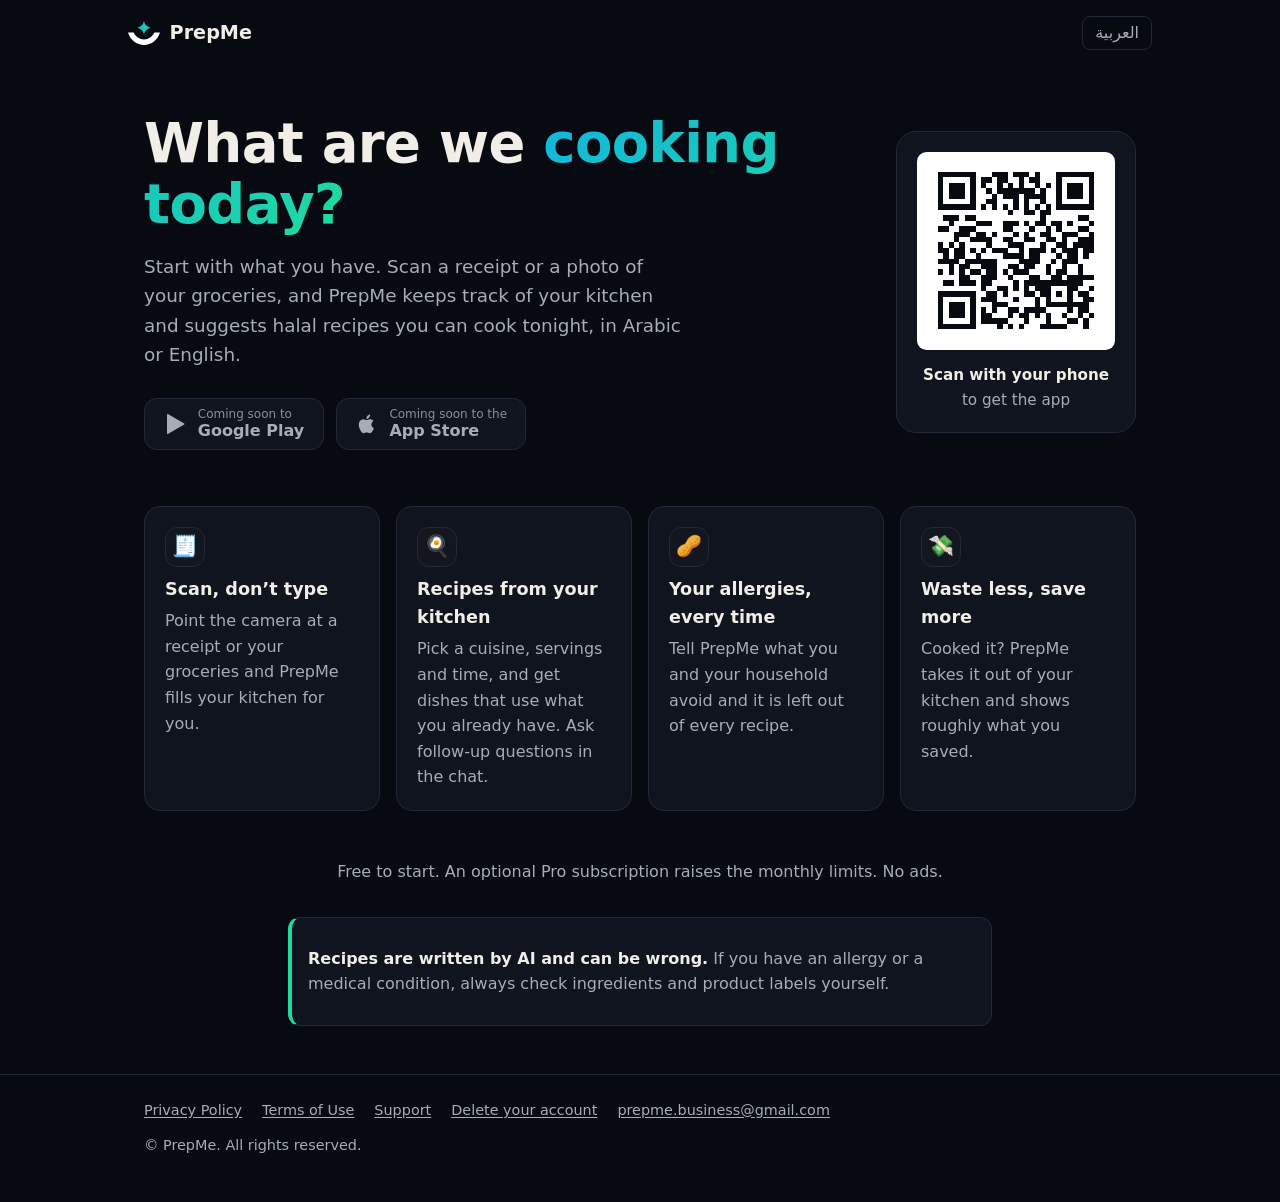
<file: index.html>
<!doctype html>
<html lang="en">
<head>
<meta charset="utf-8">
<meta http-equiv="Content-Security-Policy" content="default-src 'none'; img-src 'self' data:; style-src 'self'; font-src 'self'; base-uri 'none'; form-action 'none'; object-src 'none'; upgrade-insecure-requests; script-src 'none'">
<meta name="referrer" content="strict-origin-when-cross-origin">
<meta name="viewport" content="width=device-width, initial-scale=1">
<meta name="color-scheme" content="dark">
<meta name="theme-color" content="#080a11">
<title>PrepMe – What are we cooking today?</title>
<meta name="description" content="PrepMe is an AI kitchen assistant. Scan a receipt or your groceries and get halal recipes you can cook with what you have, in Arabic or English.">
<link rel="canonical" href="https://prepme-app.com/">
<link rel="alternate" hreflang="en" href="https://prepme-app.com/">
<link rel="alternate" hreflang="ar" href="https://prepme-app.com/ar/">
<link rel="icon" href="assets/logo.svg" type="image/svg+xml">
<link rel="apple-touch-icon" href="/apple-touch-icon.png">
<meta property="og:title" content="PrepMe – What are we cooking today?">
<meta property="og:description" content="Snap your groceries. Cook tonight.">
<meta property="og:url" content="https://prepme-app.com/">
<meta property="og:type" content="website">
<meta property="og:image" content="https://prepme-app.com/assets/og.png?v=2">
<meta property="og:image:width" content="1200">
<meta property="og:image:height" content="630">
<meta property="og:image:alt" content="PrepMe: What are we cooking today?">
<meta name="twitter:card" content="summary_large_image">
<link rel="stylesheet" href="assets/landing.css">
</head>
<body>
<a class="skip" href="#main">Skip to content</a>
<header class="wrap top">
<a class="brand" href="./"><img src="assets/logo.svg" alt="" width="32" height="23">PrepMe</a>
<a class="lang" href="ar/" hreflang="ar" lang="ar">العربية</a>
</header>
<main id="main" class="wrap">
<section class="hero">
<div>
<h1>What are we <em>cooking today?</em></h1>
<p class="lead">Start with what you have. Scan a receipt or a photo of your groceries, and PrepMe keeps track of your kitchen and suggests halal recipes you can cook tonight, in Arabic or English.</p>
<div class="stores">
<span class="btn soon" aria-disabled="true"><svg viewBox="0 0 24 24" aria-hidden="true"><path fill="currentColor" d="M4 2.6v18.8c0 .5.5.8.9.6l16.3-9.4c.4-.2.4-.8 0-1L4.9 2c-.4-.2-.9.1-.9.6Z"/></svg><span><small>Coming soon to</small>Google Play</span></span>
<span class="btn soon" aria-disabled="true"><svg viewBox="0 0 24 24" aria-hidden="true"><path fill="currentColor" d="M16.4 12.6c0-2.4 2-3.5 2-3.6-1.1-1.6-2.8-1.8-3.4-1.8-1.4-.2-2.8.9-3.5.9-.7 0-1.9-.8-3.1-.8-1.6 0-3 .9-3.8 2.3-1.6 2.8-.4 7 1.2 9.3.8 1.1 1.7 2.4 2.9 2.3 1.2 0 1.6-.7 3-.7s1.8.7 3.1.7c1.3 0 2.1-1.1 2.8-2.3.9-1.3 1.3-2.6 1.3-2.6s-2.5-1-2.5-3.7ZM14.1 5.6c.6-.8 1.1-1.9 1-3-.9 0-2.1.6-2.7 1.4-.6.7-1.1 1.8-1 2.9 1 .1 2.1-.5 2.7-1.3Z"/></svg><span><small>Coming soon to the</small>App Store</span></span>
</div>
</div>
<div class="qr-card">
<img src="assets/qr.svg" alt="QR code that opens prepme-app.com/get" width="200" height="200">
<p><strong>Scan with your phone</strong>to get the app</p>
</div>
</section>

<ul class="features">
<li><span class="icon" aria-hidden="true">🧾</span><h2>Scan, don’t type</h2><p>Point the camera at a receipt or your groceries and PrepMe fills your kitchen for you.</p></li>
<li><span class="icon" aria-hidden="true">🍳</span><h2>Recipes from your kitchen</h2><p>Pick a cuisine, servings and time, and get dishes that use what you already have. Ask follow-up questions in the chat.</p></li>
<li><span class="icon" aria-hidden="true">🥜</span><h2>Your allergies, every time</h2><p>Tell PrepMe what you and your household avoid and it is left out of every recipe.</p></li>
<li><span class="icon" aria-hidden="true">💸</span><h2>Waste less, save more</h2><p>Cooked it? PrepMe takes it out of your kitchen and shows roughly what you saved.</p></li>
</ul>

<p class="plans">Free to start. An optional Pro subscription raises the monthly limits. No ads.</p>

<aside class="note"><p><strong>Recipes are written by AI and can be wrong.</strong> If you have an allergy or a medical condition, always check ingredients and product labels yourself.</p></aside>
</main>
<footer class="foot">
<div class="wrap">
<nav aria-label="Legal and help">
<a href="privacy/">Privacy Policy</a>
<a href="terms/">Terms of Use</a>
<a href="support/">Support</a>
<a href="delete-account/">Delete your account</a>
<a href="mailto:prepme.business@gmail.com">prepme.business@gmail.com</a>
</nav>
<p>© PrepMe. All rights reserved.</p>
</div>
</footer>
</body>
</html>
</file>
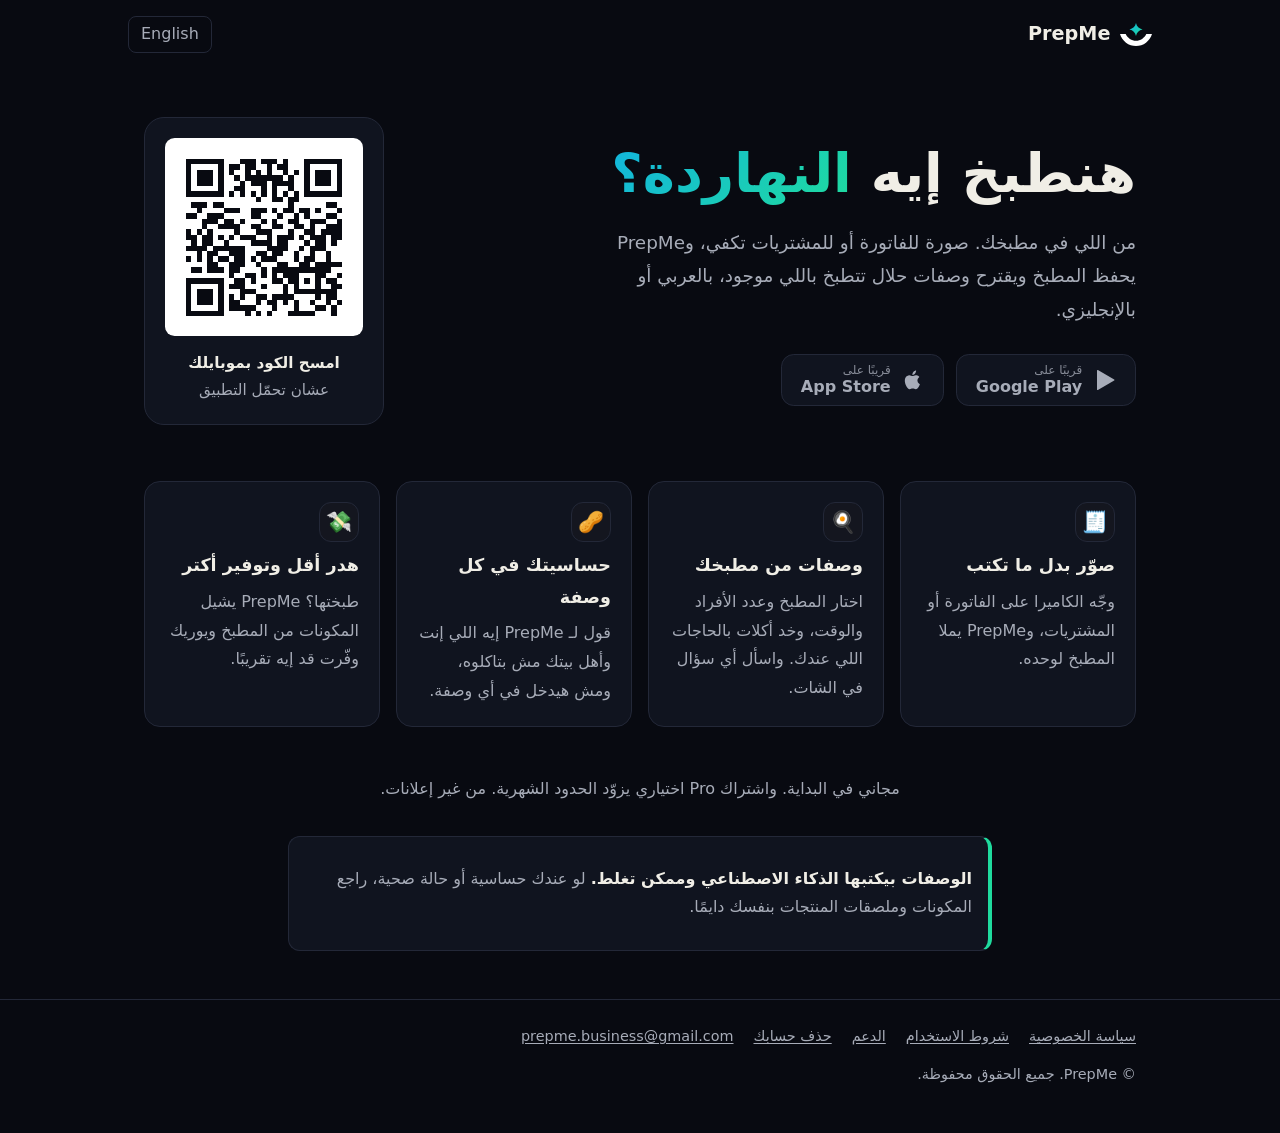
<file: ar/index.html>
<!doctype html>
<html lang="ar" dir="rtl">
<head>
<meta charset="utf-8">
<meta http-equiv="Content-Security-Policy" content="default-src 'none'; img-src 'self' data:; style-src 'self'; font-src 'self'; base-uri 'none'; form-action 'none'; object-src 'none'; upgrade-insecure-requests; script-src 'none'">
<meta name="referrer" content="strict-origin-when-cross-origin">
<meta name="viewport" content="width=device-width, initial-scale=1">
<meta name="color-scheme" content="dark">
<meta name="theme-color" content="#080a11">
<title>PrepMe – هنطبخ إيه النهاردة؟</title>
<meta name="description" content="PrepMe مساعد مطبخ بالذكاء الاصطناعي. صوّر الفاتورة أو مشترياتك واحصل على وصفات حلال تطبخها باللي عندك، بالعربي أو بالإنجليزي.">
<link rel="canonical" href="https://prepme-app.com/ar/">
<link rel="alternate" hreflang="en" href="https://prepme-app.com/">
<link rel="alternate" hreflang="ar" href="https://prepme-app.com/ar/">
<link rel="icon" href="../assets/logo.svg" type="image/svg+xml">
<link rel="apple-touch-icon" href="/apple-touch-icon.png">
<meta property="og:title" content="PrepMe – هنطبخ إيه النهاردة؟">
<meta property="og:description" content="صوّر مشترياتك، واطبخ بيها النهارده.">
<meta property="og:url" content="https://prepme-app.com/ar/">
<meta property="og:type" content="website">
<meta property="og:locale" content="ar_AR">
<meta property="og:image" content="https://prepme-app.com/assets/og-ar.png?v=2">
<meta property="og:image:width" content="1200">
<meta property="og:image:height" content="630">
<meta property="og:image:alt" content="PrepMe: هنطبخ إيه النهاردة؟">
<meta name="twitter:card" content="summary_large_image">
<link rel="stylesheet" href="../assets/landing.css">
</head>
<body>
<a class="skip" href="#main">انتقل إلى المحتوى</a>
<header class="wrap top">
<a class="brand" href="./"><img src="../assets/logo.svg" alt="" width="32" height="23">PrepMe</a>
<a class="lang" href="../" hreflang="en" lang="en">English</a>
</header>
<main id="main" class="wrap">
<section class="hero">
<div>
<h1>هنطبخ إيه <em>النهاردة؟</em></h1>
<p class="lead">من اللي في مطبخك. صورة للفاتورة أو للمشتريات تكفي، وPrepMe يحفظ المطبخ ويقترح وصفات حلال تتطبخ باللي موجود، بالعربي أو بالإنجليزي.</p>
<div class="stores">
<span class="btn soon" aria-disabled="true"><svg viewBox="0 0 24 24" aria-hidden="true"><path fill="currentColor" d="M4 2.6v18.8c0 .5.5.8.9.6l16.3-9.4c.4-.2.4-.8 0-1L4.9 2c-.4-.2-.9.1-.9.6Z"/></svg><span><small>قريبًا على</small>Google Play</span></span>
<span class="btn soon" aria-disabled="true"><svg viewBox="0 0 24 24" aria-hidden="true"><path fill="currentColor" d="M16.4 12.6c0-2.4 2-3.5 2-3.6-1.1-1.6-2.8-1.8-3.4-1.8-1.4-.2-2.8.9-3.5.9-.7 0-1.9-.8-3.1-.8-1.6 0-3 .9-3.8 2.3-1.6 2.8-.4 7 1.2 9.3.8 1.1 1.7 2.4 2.9 2.3 1.2 0 1.6-.7 3-.7s1.8.7 3.1.7c1.3 0 2.1-1.1 2.8-2.3.9-1.3 1.3-2.6 1.3-2.6s-2.5-1-2.5-3.7ZM14.1 5.6c.6-.8 1.1-1.9 1-3-.9 0-2.1.6-2.7 1.4-.6.7-1.1 1.8-1 2.9 1 .1 2.1-.5 2.7-1.3Z"/></svg><span><small>قريبًا على</small>App Store</span></span>
</div>
</div>
<div class="qr-card">
<img src="../assets/qr.svg" alt="رمز QR يفتح prepme-app.com/get" width="200" height="200">
<p><strong>امسح الكود بموبايلك</strong>عشان تحمّل التطبيق</p>
</div>
</section>

<ul class="features">
<li><span class="icon" aria-hidden="true">🧾</span><h2>صوّر بدل ما تكتب</h2><p>وجّه الكاميرا على الفاتورة أو المشتريات، وPrepMe يملا المطبخ لوحده.</p></li>
<li><span class="icon" aria-hidden="true">🍳</span><h2>وصفات من مطبخك</h2><p>اختار المطبخ وعدد الأفراد والوقت، وخد أكلات بالحاجات اللي عندك. واسأل أي سؤال في الشات.</p></li>
<li><span class="icon" aria-hidden="true">🥜</span><h2>حساسيتك في كل وصفة</h2><p>قول لـ PrepMe إيه اللي إنت وأهل بيتك مش بتاكلوه، ومش هيدخل في أي وصفة.</p></li>
<li><span class="icon" aria-hidden="true">💸</span><h2>هدر أقل وتوفير أكتر</h2><p>طبختها؟ PrepMe يشيل المكونات من المطبخ ويوريك وفّرت قد إيه تقريبًا.</p></li>
</ul>

<p class="plans">مجاني في البداية. واشتراك Pro اختياري يزوّد الحدود الشهرية. من غير إعلانات.</p>

<aside class="note"><p><strong>الوصفات بيكتبها الذكاء الاصطناعي وممكن تغلط.</strong> لو عندك حساسية أو حالة صحية، راجع المكونات وملصقات المنتجات بنفسك دايمًا.</p></aside>
</main>
<footer class="foot">
<div class="wrap">
<nav aria-label="الصفحات القانونية والمساعدة">
<a href="privacy/">سياسة الخصوصية</a>
<a href="terms/">شروط الاستخدام</a>
<a href="support/">الدعم</a>
<a href="delete-account/">حذف حسابك</a>
<a href="mailto:prepme.business@gmail.com" dir="ltr">prepme.business@gmail.com</a>
</nav>
<p>© PrepMe. جميع الحقوق محفوظة.</p>
</div>
</footer>
</body>
</html>
</file>
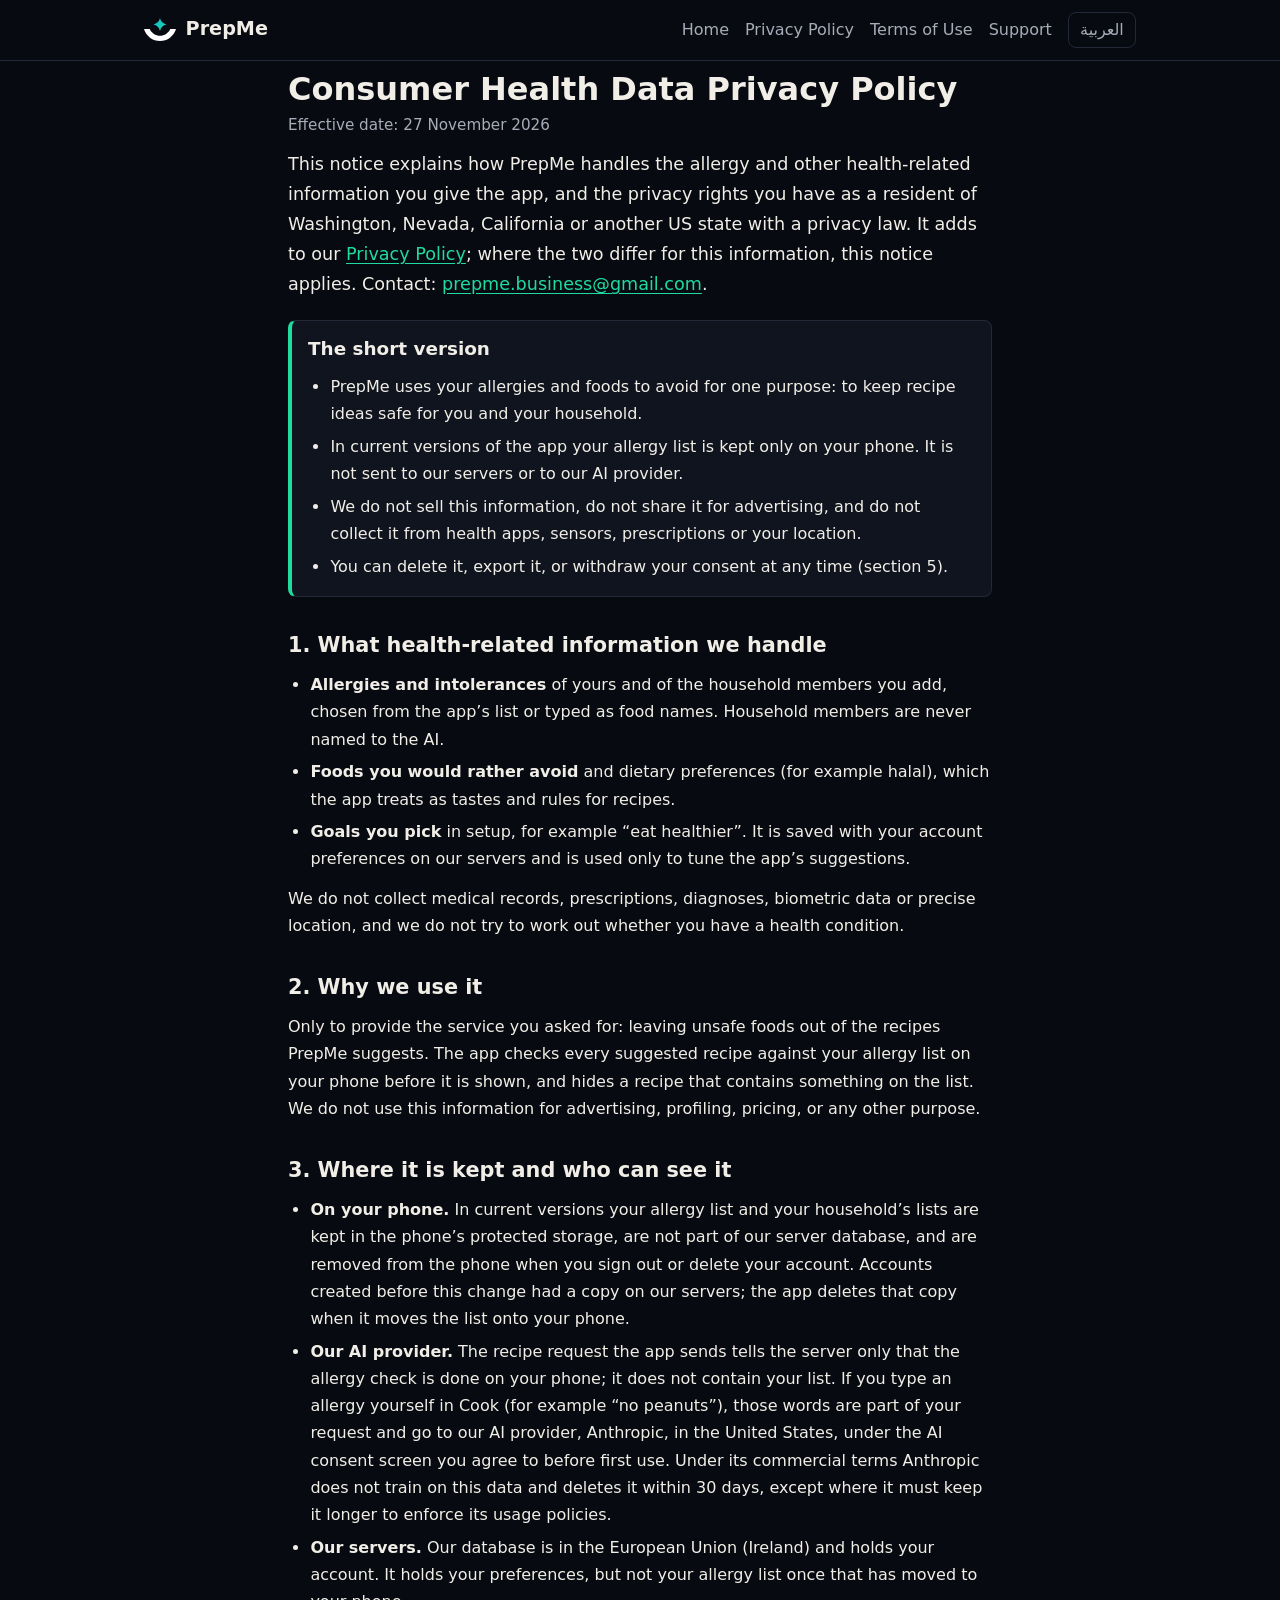
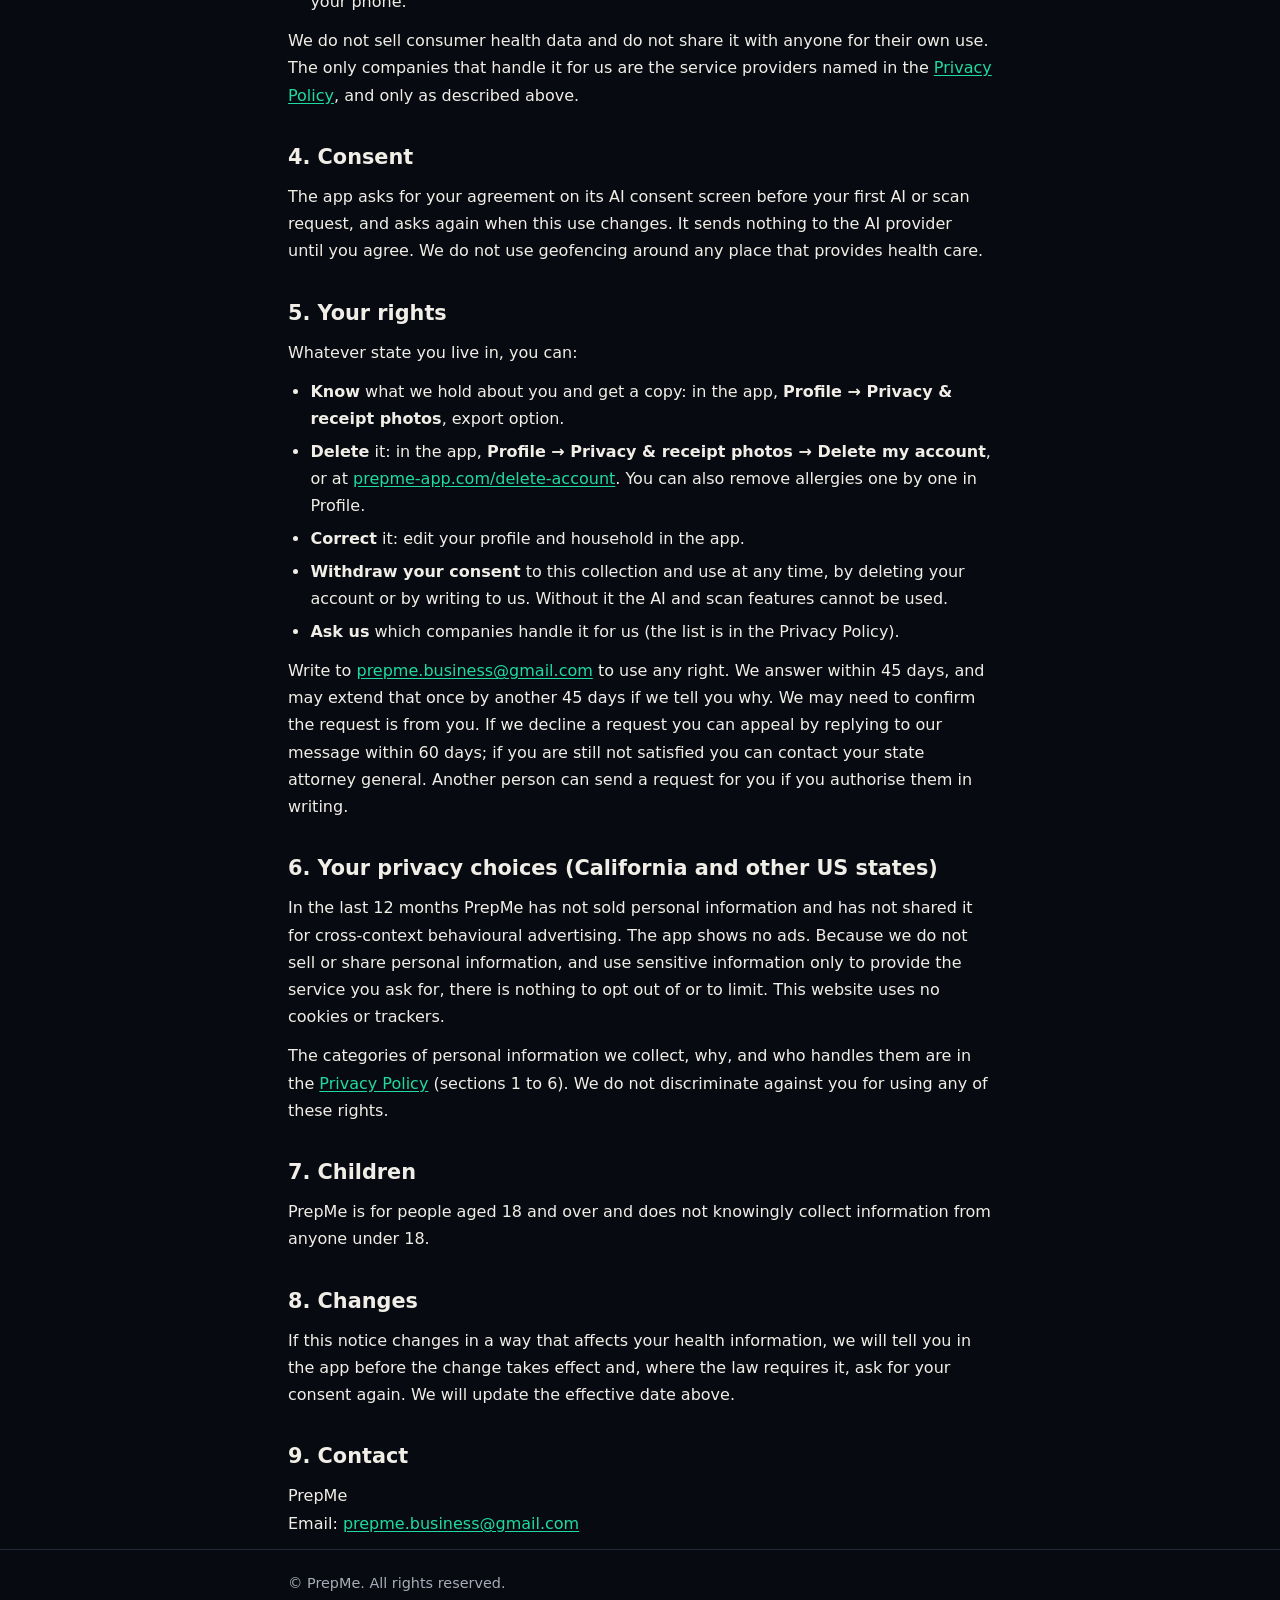
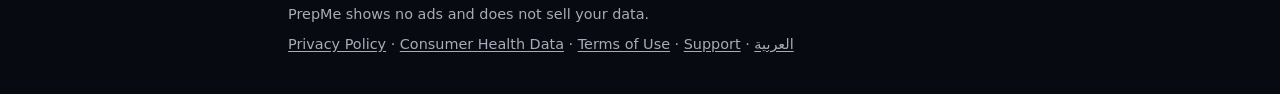
<file: consumer-health-data/index.html>
<!doctype html>
<html lang="en">
<head>
<meta charset="utf-8">
<meta name="viewport" content="width=device-width, initial-scale=1">
<meta name="color-scheme" content="dark">
<meta name="theme-color" content="#080a11">
<title>PrepMe Consumer Health Data Privacy Policy</title>
<meta name="description" content="How PrepMe handles allergy and other health-related information, and the privacy rights of people in Washington, Nevada, California and other US states.">
<link rel="canonical" href="https://prepme-app.com/consumer-health-data/">
<link rel="alternate" hreflang="en" href="https://prepme-app.com/consumer-health-data/">
<link rel="alternate" hreflang="ar" href="https://prepme-app.com/ar/consumer-health-data/">
<link rel="icon" href="../assets/logo.svg" type="image/svg+xml">
<link rel="stylesheet" href="../style.css">
</head>
<body>
<a class="skip" href="#main">Skip to content</a>
<header class="site-header">
<div class="wrap bar">
<a class="brand" href="../"><img src="../assets/logo.svg" alt="" width="32" height="23">PrepMe</a>
<nav aria-label="Site">
<a href="../">Home</a>
<a href="../privacy/">Privacy Policy</a>
<a href="../terms/">Terms of Use</a>
<a href="../support/">Support</a>
</nav>
<a class="lang" href="../ar/consumer-health-data/" hreflang="ar" lang="ar" title="Read this page in Arabic">العربية</a>
</div>
</header>
<main id="main" class="wrap">
<h1>Consumer Health Data Privacy Policy</h1>
<p class="meta">Effective date: 27 November 2026</p>

<p class="lead">This notice explains how PrepMe handles the allergy and other health-related information you give the app, and the privacy rights you have as a resident of Washington, Nevada, California or another US state with a privacy law. It adds to our <a href="../privacy/">Privacy Policy</a>; where the two differ for this information, this notice applies. Contact: <a href="mailto:prepme.business@gmail.com">prepme.business@gmail.com</a>.</p>

<div class="note">
<h2>The short version</h2>
<ul>
<li>PrepMe uses your allergies and foods to avoid for one purpose: to keep recipe ideas safe for you and your household.</li>
<li>In current versions of the app your allergy list is kept only on your phone. It is not sent to our servers or to our AI provider.</li>
<li>We do not sell this information, do not share it for advertising, and do not collect it from health apps, sensors, prescriptions or your location.</li>
<li>You can delete it, export it, or withdraw your consent at any time (section 5).</li>
</ul>
</div>

<h2 id="what">1. What health-related information we handle</h2>
<ul>
<li><strong>Allergies and intolerances</strong> of yours and of the household members you add, chosen from the app’s list or typed as food names. Household members are never named to the AI.</li>
<li><strong>Foods you would rather avoid</strong> and dietary preferences (for example halal), which the app treats as tastes and rules for recipes.</li>
<li><strong>Goals you pick</strong> in setup, for example “eat healthier”. It is saved with your account preferences on our servers and is used only to tune the app’s suggestions.</li>
</ul>
<p>We do not collect medical records, prescriptions, diagnoses, biometric data or precise location, and we do not try to work out whether you have a health condition.</p>

<h2 id="why">2. Why we use it</h2>
<p>Only to provide the service you asked for: leaving unsafe foods out of the recipes PrepMe suggests. The app checks every suggested recipe against your allergy list on your phone before it is shown, and hides a recipe that contains something on the list. We do not use this information for advertising, profiling, pricing, or any other purpose.</p>

<h2 id="where">3. Where it is kept and who can see it</h2>
<ul>
<li><strong>On your phone.</strong> In current versions your allergy list and your household’s lists are kept in the phone’s protected storage, are not part of our server database, and are removed from the phone when you sign out or delete your account. Accounts created before this change had a copy on our servers; the app deletes that copy when it moves the list onto your phone.</li>
<li><strong>Our AI provider.</strong> The recipe request the app sends tells the server only that the allergy check is done on your phone; it does not contain your list. If you type an allergy yourself in Cook (for example “no peanuts”), those words are part of your request and go to our AI provider, Anthropic, in the United States, under the AI consent screen you agree to before first use. Under its commercial terms Anthropic does not train on this data and deletes it within 30 days, except where it must keep it longer to enforce its usage policies.</li>
<li><strong>Our servers.</strong> Our database is in the European Union (Ireland) and holds your account. It holds your preferences, but not your allergy list once that has moved to your phone.</li>
</ul>
<p>We do not sell consumer health data and do not share it with anyone for their own use. The only companies that handle it for us are the service providers named in the <a href="../privacy/#processors">Privacy Policy</a>, and only as described above.</p>

<h2 id="consent">4. Consent</h2>
<p>The app asks for your agreement on its AI consent screen before your first AI or scan request, and asks again when this use changes. It sends nothing to the AI provider until you agree. We do not use geofencing around any place that provides health care.</p>

<h2 id="rights">5. Your rights</h2>
<p>Whatever state you live in, you can:</p>
<ul>
<li><strong>Know</strong> what we hold about you and get a copy: in the app, <strong>Profile → Privacy &amp; receipt photos</strong>, export option.</li>
<li><strong>Delete</strong> it: in the app, <strong>Profile → Privacy &amp; receipt photos → Delete my account</strong>, or at <a href="../delete-account/">prepme-app.com/delete-account</a>. You can also remove allergies one by one in Profile.</li>
<li><strong>Correct</strong> it: edit your profile and household in the app.</li>
<li><strong>Withdraw your consent</strong> to this collection and use at any time, by deleting your account or by writing to us. Without it the AI and scan features cannot be used.</li>
<li><strong>Ask us</strong> which companies handle it for us (the list is in the Privacy Policy).</li>
</ul>
<p>Write to <a href="mailto:prepme.business@gmail.com">prepme.business@gmail.com</a> to use any right. We answer within 45 days, and may extend that once by another 45 days if we tell you why. We may need to confirm the request is from you. If we decline a request you can appeal by replying to our message within 60 days; if you are still not satisfied you can contact your state attorney general. Another person can send a request for you if you authorise them in writing.</p>

<h2 id="choices">6. Your privacy choices (California and other US states)</h2>
<p>In the last 12 months PrepMe has not sold personal information and has not shared it for cross-context behavioural advertising. The app shows no ads. Because we do not sell or share personal information, and use sensitive information only to provide the service you ask for, there is nothing to opt out of or to limit. This website uses no cookies or trackers.</p>
<p>The categories of personal information we collect, why, and who handles them are in the <a href="../privacy/">Privacy Policy</a> (sections 1 to 6). We do not discriminate against you for using any of these rights.</p>

<h2 id="children">7. Children</h2>
<p>PrepMe is for people aged 18 and over and does not knowingly collect information from anyone under 18.</p>

<h2 id="changes">8. Changes</h2>
<p>If this notice changes in a way that affects your health information, we will tell you in the app before the change takes effect and, where the law requires it, ask for your consent again. We will update the effective date above.</p>

<h2 id="contact">9. Contact</h2>
<p>PrepMe<br>Email: <a href="mailto:prepme.business@gmail.com">prepme.business@gmail.com</a></p>
</main>
<footer class="site-footer">
<div class="wrap">
<p>© PrepMe. All rights reserved.</p>
<p>PrepMe shows no ads and does not sell your data.</p>
<p><a href="../privacy/">Privacy Policy</a> · <a href="./" aria-current="page">Consumer Health Data</a> · <a href="../terms/">Terms of Use</a> · <a href="../support/">Support</a> · <a href="../ar/consumer-health-data/" hreflang="ar" lang="ar">العربية</a></p>
</div>
</footer>
</body>
</html>
</file>
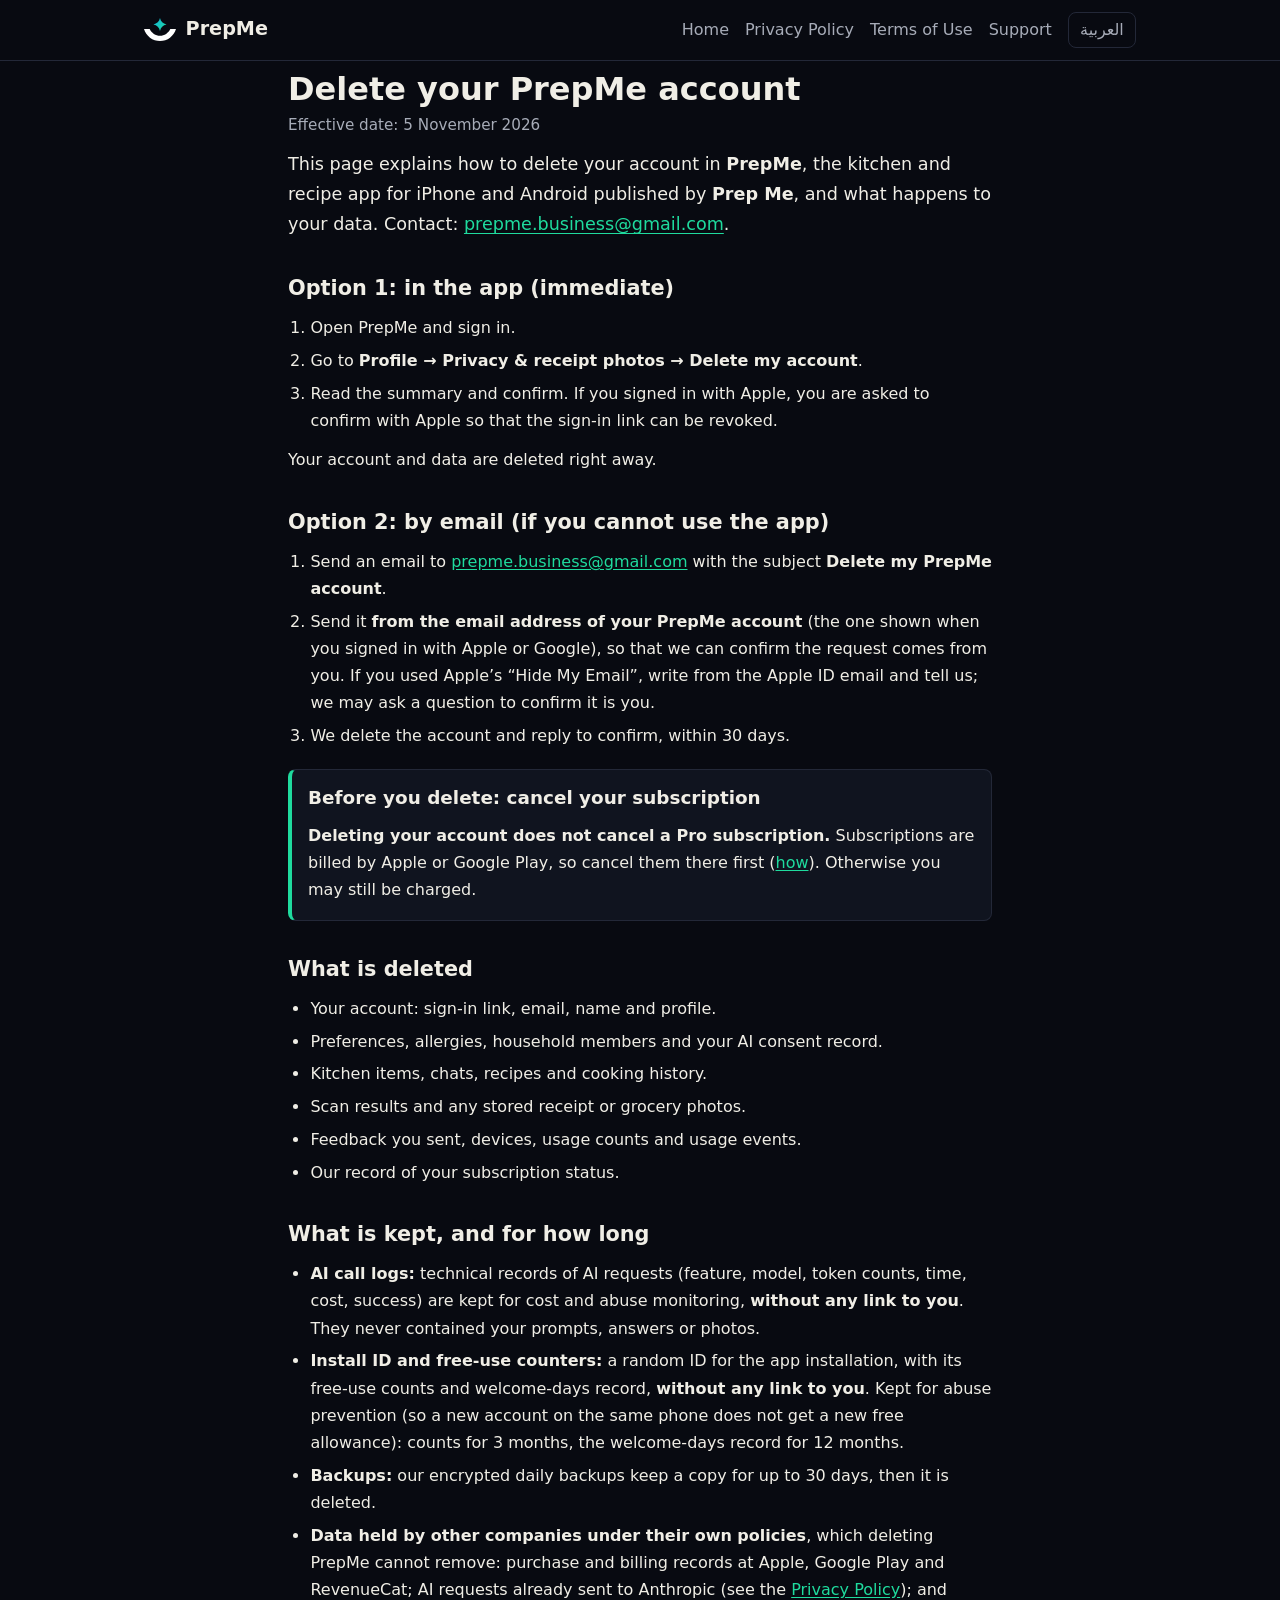
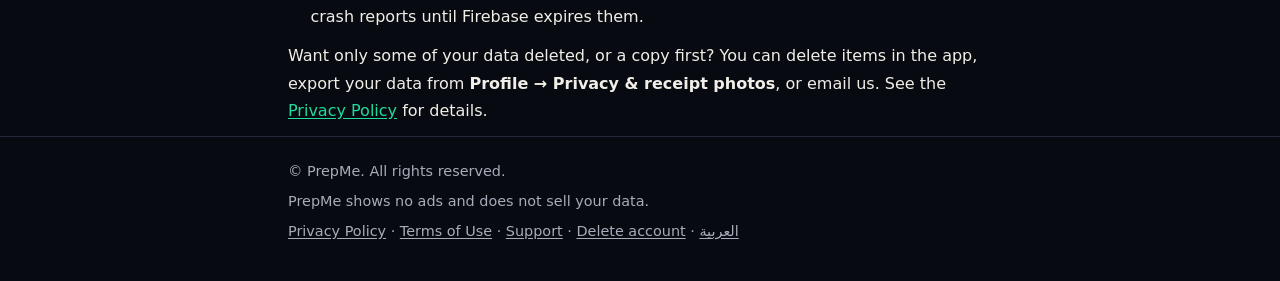
<file: delete-account/index.html>
<!doctype html>
<html lang="en">
<head>
<meta charset="utf-8">
<meta http-equiv="Content-Security-Policy" content="default-src 'none'; img-src 'self' data:; style-src 'self'; font-src 'self'; base-uri 'none'; form-action 'none'; object-src 'none'; upgrade-insecure-requests; script-src 'none'">
<meta name="referrer" content="strict-origin-when-cross-origin">
<meta name="viewport" content="width=device-width, initial-scale=1">
<meta name="color-scheme" content="dark">
<meta name="theme-color" content="#080a11">
<title>Delete your PrepMe account</title>
<meta name="description" content="How to delete your PrepMe account and data, in the app or by email, and what is deleted or kept.">
<link rel="canonical" href="https://prepme-app.com/delete-account/">
<link rel="alternate" hreflang="en" href="https://prepme-app.com/delete-account/">
<link rel="alternate" hreflang="ar" href="https://prepme-app.com/ar/delete-account/">
<link rel="icon" href="../assets/logo.svg" type="image/svg+xml">
<link rel="stylesheet" href="../style.css">
</head>
<body>
<a class="skip" href="#main">Skip to content</a>
<header class="site-header">
<div class="wrap bar">
<a class="brand" href="../"><img src="../assets/logo.svg" alt="" width="32" height="23">PrepMe</a>
<nav aria-label="Site">
<a href="../">Home</a>
<a href="../privacy/">Privacy Policy</a>
<a href="../terms/">Terms of Use</a>
<a href="../support/">Support</a>
</nav>
<a class="lang" href="../ar/delete-account/" hreflang="ar" lang="ar" title="Read this page in Arabic">العربية</a>
</div>
</header>
<main id="main" class="wrap">
<h1>Delete your PrepMe account</h1>
<p class="meta">Effective date: 5 November 2026</p>

<p class="lead">This page explains how to delete your account in <strong>PrepMe</strong>, the kitchen and recipe app for iPhone and Android published by <strong>Prep Me</strong>, and what happens to your data. Contact: <a href="mailto:prepme.business@gmail.com">prepme.business@gmail.com</a>.</p>

<h2 id="in-app">Option 1: in the app (immediate)</h2>
<ol>
<li>Open PrepMe and sign in.</li>
<li>Go to <strong>Profile → Privacy &amp; receipt photos → Delete my account</strong>.</li>
<li>Read the summary and confirm. If you signed in with Apple, you are asked to confirm with Apple so that the sign-in link can be revoked.</li>
</ol>
<p>Your account and data are deleted right away.</p>

<h2 id="email">Option 2: by email (if you cannot use the app)</h2>
<ol>
<li>Send an email to <a href="mailto:prepme.business@gmail.com?subject=Delete%20my%20PrepMe%20account">prepme.business@gmail.com</a> with the subject <strong>Delete my PrepMe account</strong>.</li>
<li>Send it <strong>from the email address of your PrepMe account</strong> (the one shown when you signed in with Apple or Google), so that we can confirm the request comes from you. If you used Apple’s “Hide My Email”, write from the Apple ID email and tell us; we may ask a question to confirm it is you.</li>
<li>We delete the account and reply to confirm, within 30 days.</li>
</ol>

<div class="note">
<h2>Before you delete: cancel your subscription</h2>
<p><strong>Deleting your account does not cancel a Pro subscription.</strong> Subscriptions are billed by Apple or Google Play, so cancel them there first (<a href="../support/#cancel">how</a>). Otherwise you may still be charged.</p>
</div>

<h2 id="deleted">What is deleted</h2>
<ul>
<li>Your account: sign-in link, email, name and profile.</li>
<li>Preferences, allergies, household members and your AI consent record.</li>
<li>Kitchen items, chats, recipes and cooking history.</li>
<li>Scan results and any stored receipt or grocery photos.</li>
<li>Feedback you sent, devices, usage counts and usage events.</li>
<li>Our record of your subscription status.</li>
</ul>

<h2 id="kept">What is kept, and for how long</h2>
<ul>
<li><strong>AI call logs:</strong> technical records of AI requests (feature, model, token counts, time, cost, success) are kept for cost and abuse monitoring, <strong>without any link to you</strong>. They never contained your prompts, answers or photos.</li>
<li><strong>Install ID and free-use counters:</strong> a random ID for the app installation, with its free-use counts and welcome-days record, <strong>without any link to you</strong>. Kept for abuse prevention (so a new account on the same phone does not get a new free allowance): counts for 3 months, the welcome-days record for 12 months.</li>
<li><strong>Backups:</strong> our encrypted daily backups keep a copy for up to 30 days, then it is deleted.</li>
<li><strong>Data held by other companies under their own policies</strong>, which deleting PrepMe cannot remove: purchase and billing records at Apple, Google Play and RevenueCat; AI requests already sent to Anthropic (see the <a href="../privacy/#processors">Privacy Policy</a>); and crash reports until Firebase expires them.</li>
</ul>

<p>Want only some of your data deleted, or a copy first? You can delete items in the app, export your data from <strong>Profile → Privacy &amp; receipt photos</strong>, or email us. See the <a href="../privacy/">Privacy Policy</a> for details.</p>
</main>
<footer class="site-footer">
<div class="wrap">
<p>© PrepMe. All rights reserved.</p>
<p>PrepMe shows no ads and does not sell your data.</p>
<p><a href="../privacy/">Privacy Policy</a> · <a href="../terms/">Terms of Use</a> · <a href="../support/">Support</a> · <a href="./" aria-current="page">Delete account</a> · <a href="../ar/delete-account/" hreflang="ar" lang="ar">العربية</a></p>
</div>
</footer>
</body>
</html>
</file>
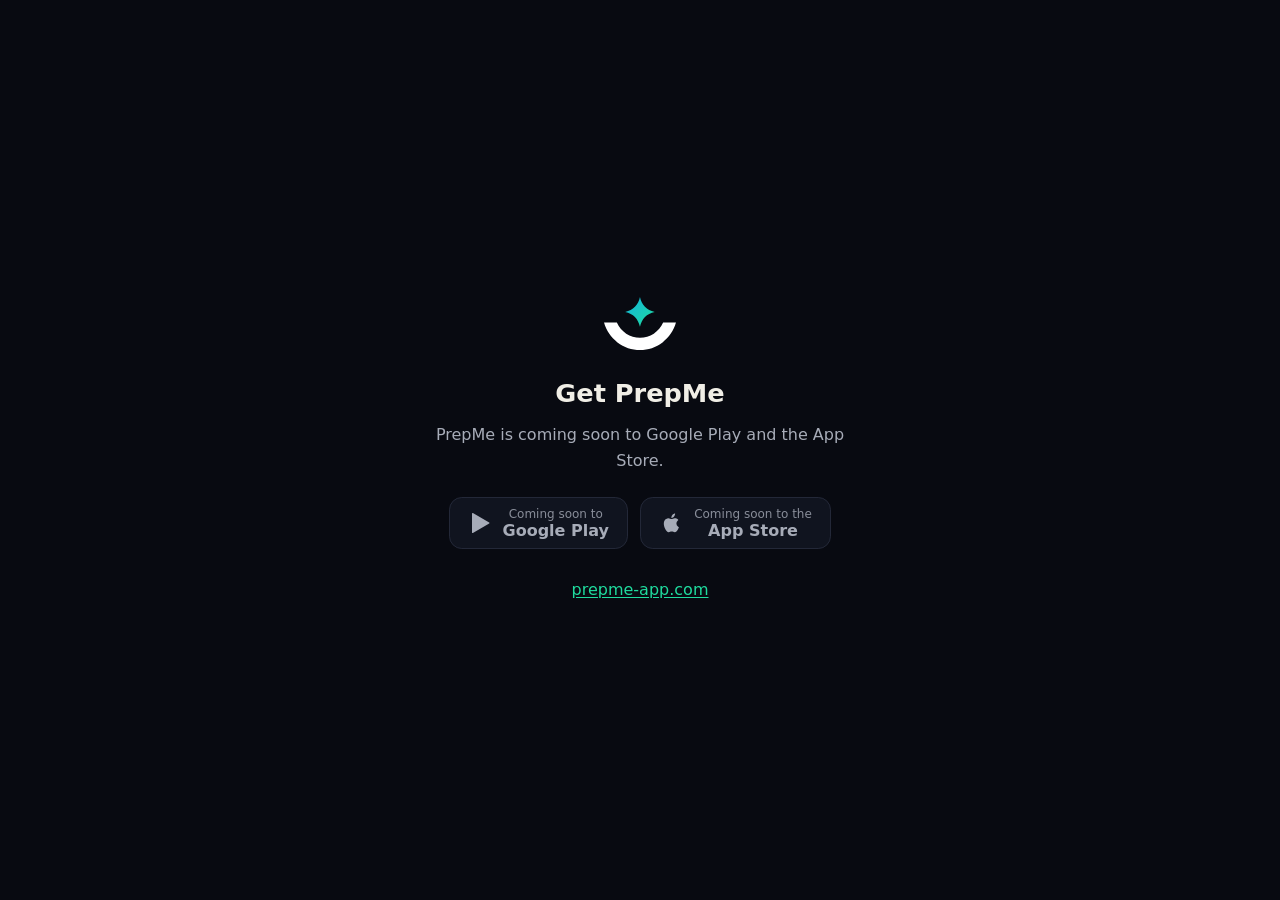
<file: get/index.html>
<!doctype html>
<html lang="en">
<head>
<meta charset="utf-8">
<meta http-equiv="Content-Security-Policy" content="default-src 'none'; img-src 'self' data:; style-src 'self'; font-src 'self'; base-uri 'none'; form-action 'none'; object-src 'none'; upgrade-insecure-requests; script-src 'sha256-lKuXT1NLAw5qZjf6DEsVrkydZlP4DtNW8Upbz6/k9xs=' 'sha256-uxujDisy0cI3Y1b/qpskpMFmO5N9+99GVo1+tLyrpa0='">
<meta name="referrer" content="strict-origin-when-cross-origin">
<meta name="viewport" content="width=device-width, initial-scale=1">
<meta name="color-scheme" content="dark">
<meta name="theme-color" content="#080a11">
<meta name="robots" content="noindex">
<title>Get PrepMe</title>
<link rel="icon" href="../assets/logo.svg" type="image/svg+xml">
<link rel="apple-touch-icon" href="/apple-touch-icon.png">
<meta property="og:title" content="Get PrepMe">
<meta property="og:description" content="Snap your groceries. Cook tonight.">
<meta property="og:url" content="https://prepme-app.com/get/">
<meta property="og:image" content="https://prepme-app.com/assets/og.png?v=2">
<meta name="twitter:card" content="summary_large_image">
<link rel="stylesheet" href="../assets/landing.css">
<script>
// Where the QR code points. Sends phones straight to their store; anything else sees the page below.
// Set each to its store URL when the app is live there; until then the page says "coming soon".
var PLAY = null;
var APP_STORE = null;
var ua = navigator.userAgent;
var isAndroid = /Android/i.test(ua);
var isIOS = /iPhone|iPad|iPod/i.test(ua) || (/Macintosh/.test(ua) && navigator.maxTouchPoints > 1);
if (isAndroid && PLAY) location.replace(PLAY);
else if (isIOS && APP_STORE) location.replace(APP_STORE);
</script>
</head>
<body>
<main class="get">
<div class="card">
<img class="logo" src="../assets/logo.svg" alt="PrepMe" width="72" height="52">
<div data-lang="en">
<h1>Get PrepMe</h1>
<p>PrepMe is coming soon to Google Play and the App Store.</p>
</div>
<div data-lang="ar" lang="ar" dir="rtl" hidden>
<h1>حمّل PrepMe</h1>
<p>PrepMe قريبًا على Google Play وApp Store.</p>
</div>
<div class="stores">
<span class="btn soon" aria-disabled="true"><svg viewBox="0 0 24 24" aria-hidden="true"><path fill="currentColor" d="M4 2.6v18.8c0 .5.5.8.9.6l16.3-9.4c.4-.2.4-.8 0-1L4.9 2c-.4-.2-.9.1-.9.6Z"/></svg><span><small>Coming soon to</small>Google Play</span></span>
<span class="btn soon" aria-disabled="true"><svg viewBox="0 0 24 24" aria-hidden="true"><path fill="currentColor" d="M16.4 12.6c0-2.4 2-3.5 2-3.6-1.1-1.6-2.8-1.8-3.4-1.8-1.4-.2-2.8.9-3.5.9-.7 0-1.9-.8-3.1-.8-1.6 0-3 .9-3.8 2.3-1.6 2.8-.4 7 1.2 9.3.8 1.1 1.7 2.4 2.9 2.3 1.2 0 1.6-.7 3-.7s1.8.7 3.1.7c1.3 0 2.1-1.1 2.8-2.3.9-1.3 1.3-2.6 1.3-2.6s-2.5-1-2.5-3.7ZM14.1 5.6c.6-.8 1.1-1.9 1-3-.9 0-2.1.6-2.7 1.4-.6.7-1.1 1.8-1 2.9 1 .1 2.1-.5 2.7-1.3Z"/></svg><span><small>Coming soon to the</small>App Store</span></span>
</div>
<a class="back" href="../" id="back">prepme-app.com</a>
</div>
</main>
<script>
var ar = /^ar/i.test(navigator.language || "");
if (ar) {
  document.documentElement.lang = "ar";
  document.querySelector('[data-lang="en"]').hidden = true;
  document.querySelector('[data-lang="ar"]').hidden = false;
  document.getElementById("back").href = "../ar/";
}
</script>
</body>
</html>
</file>
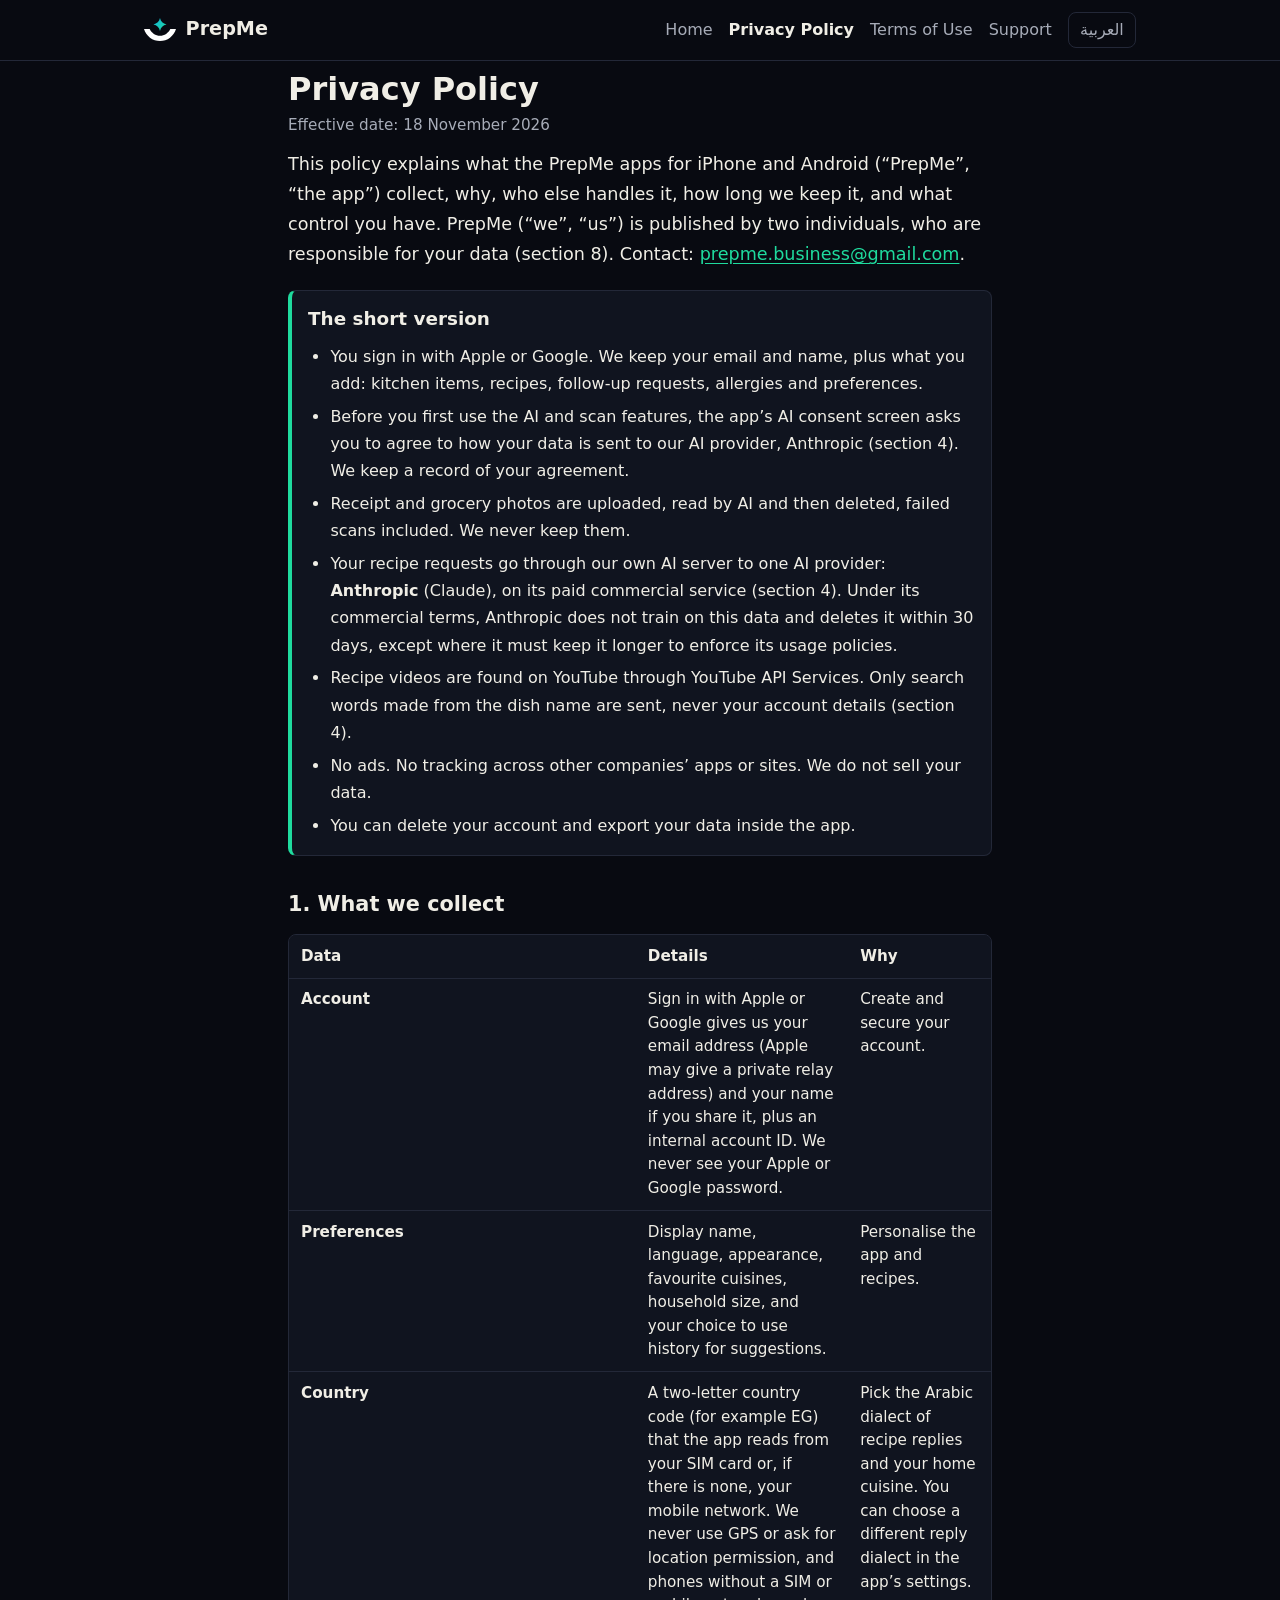
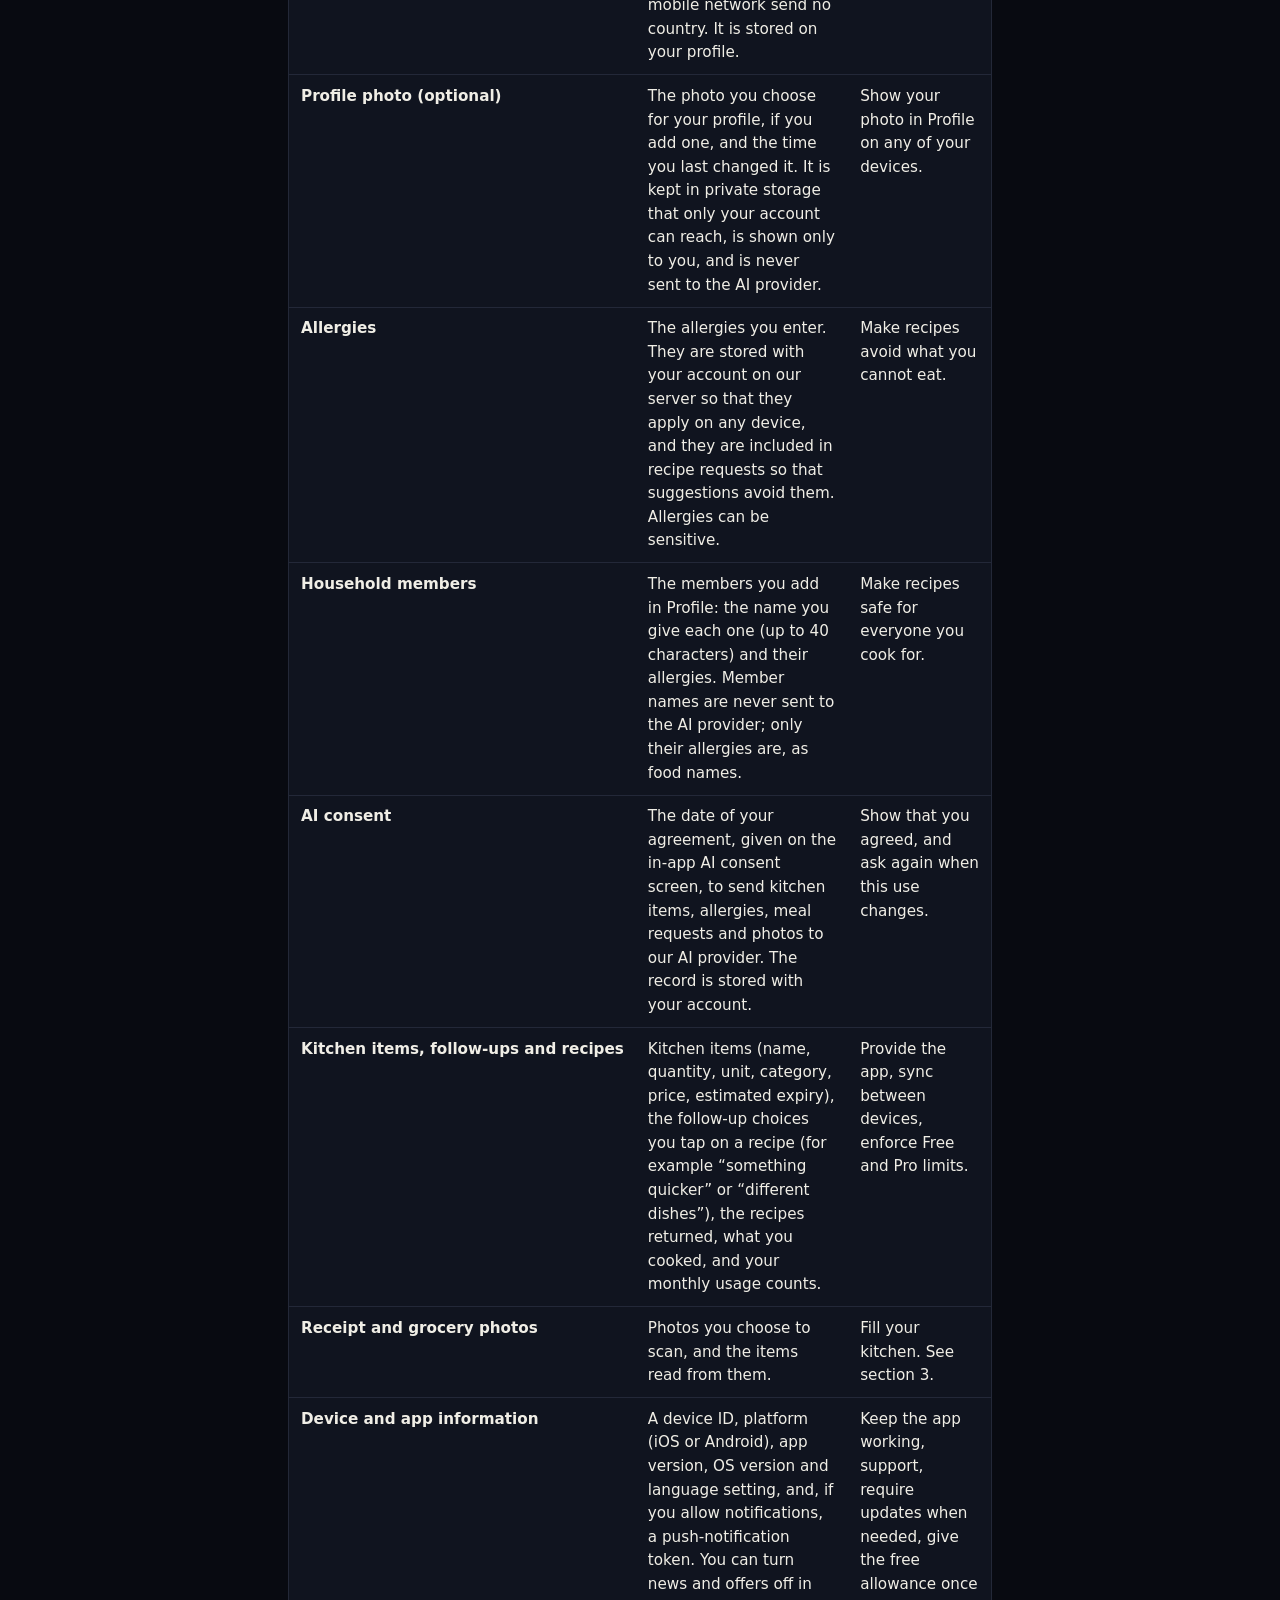
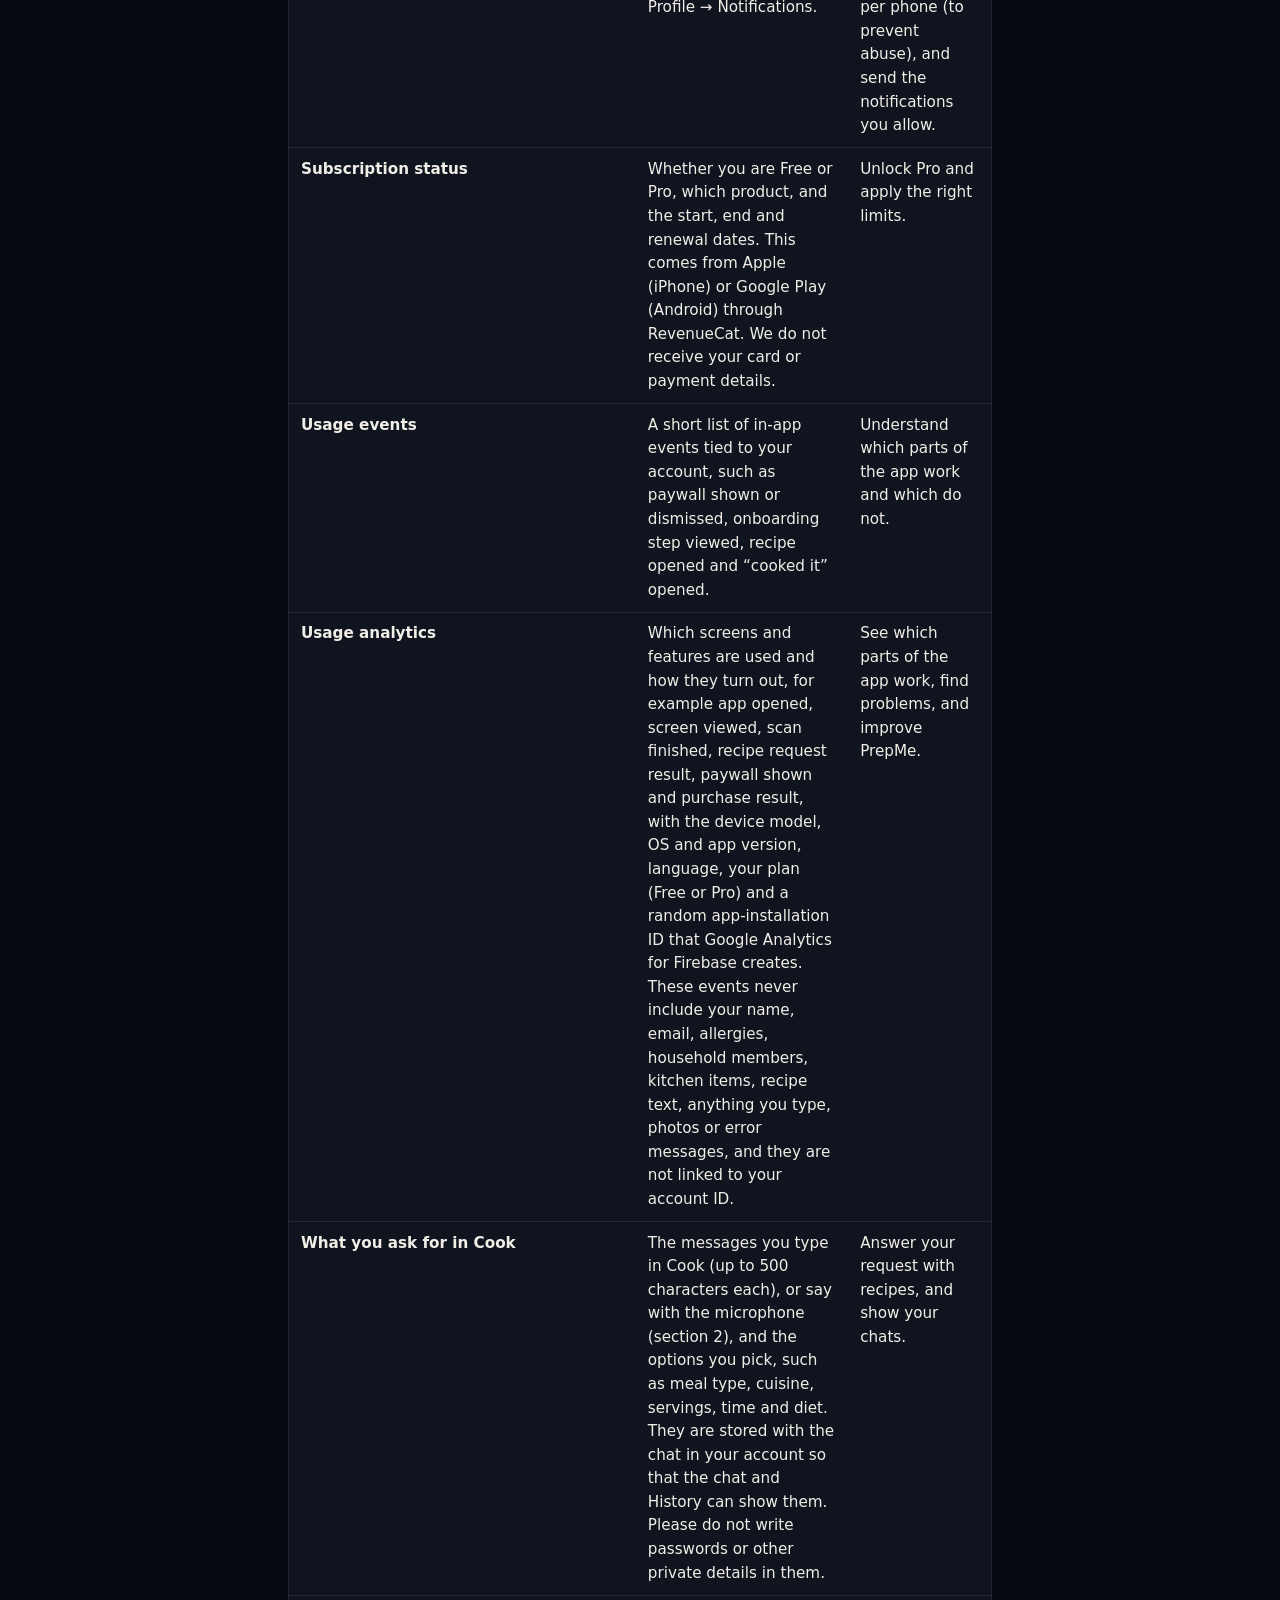
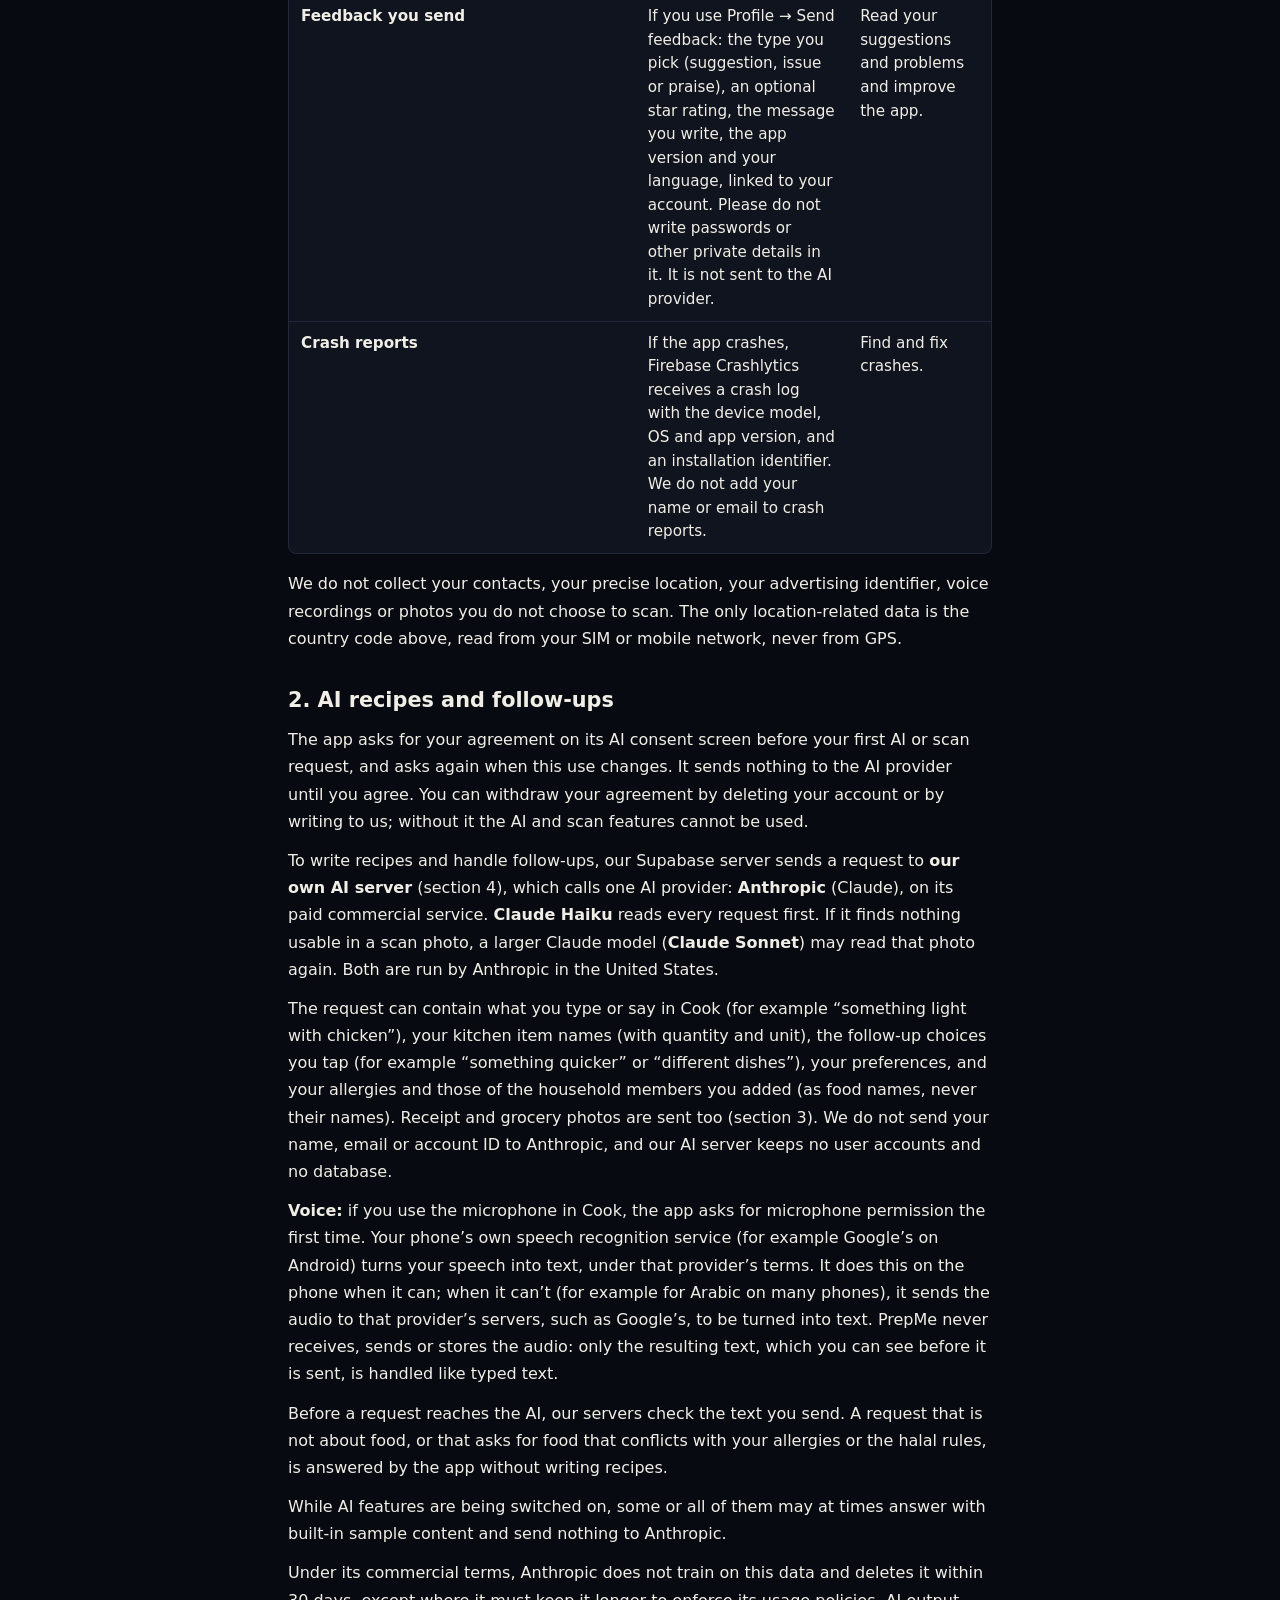
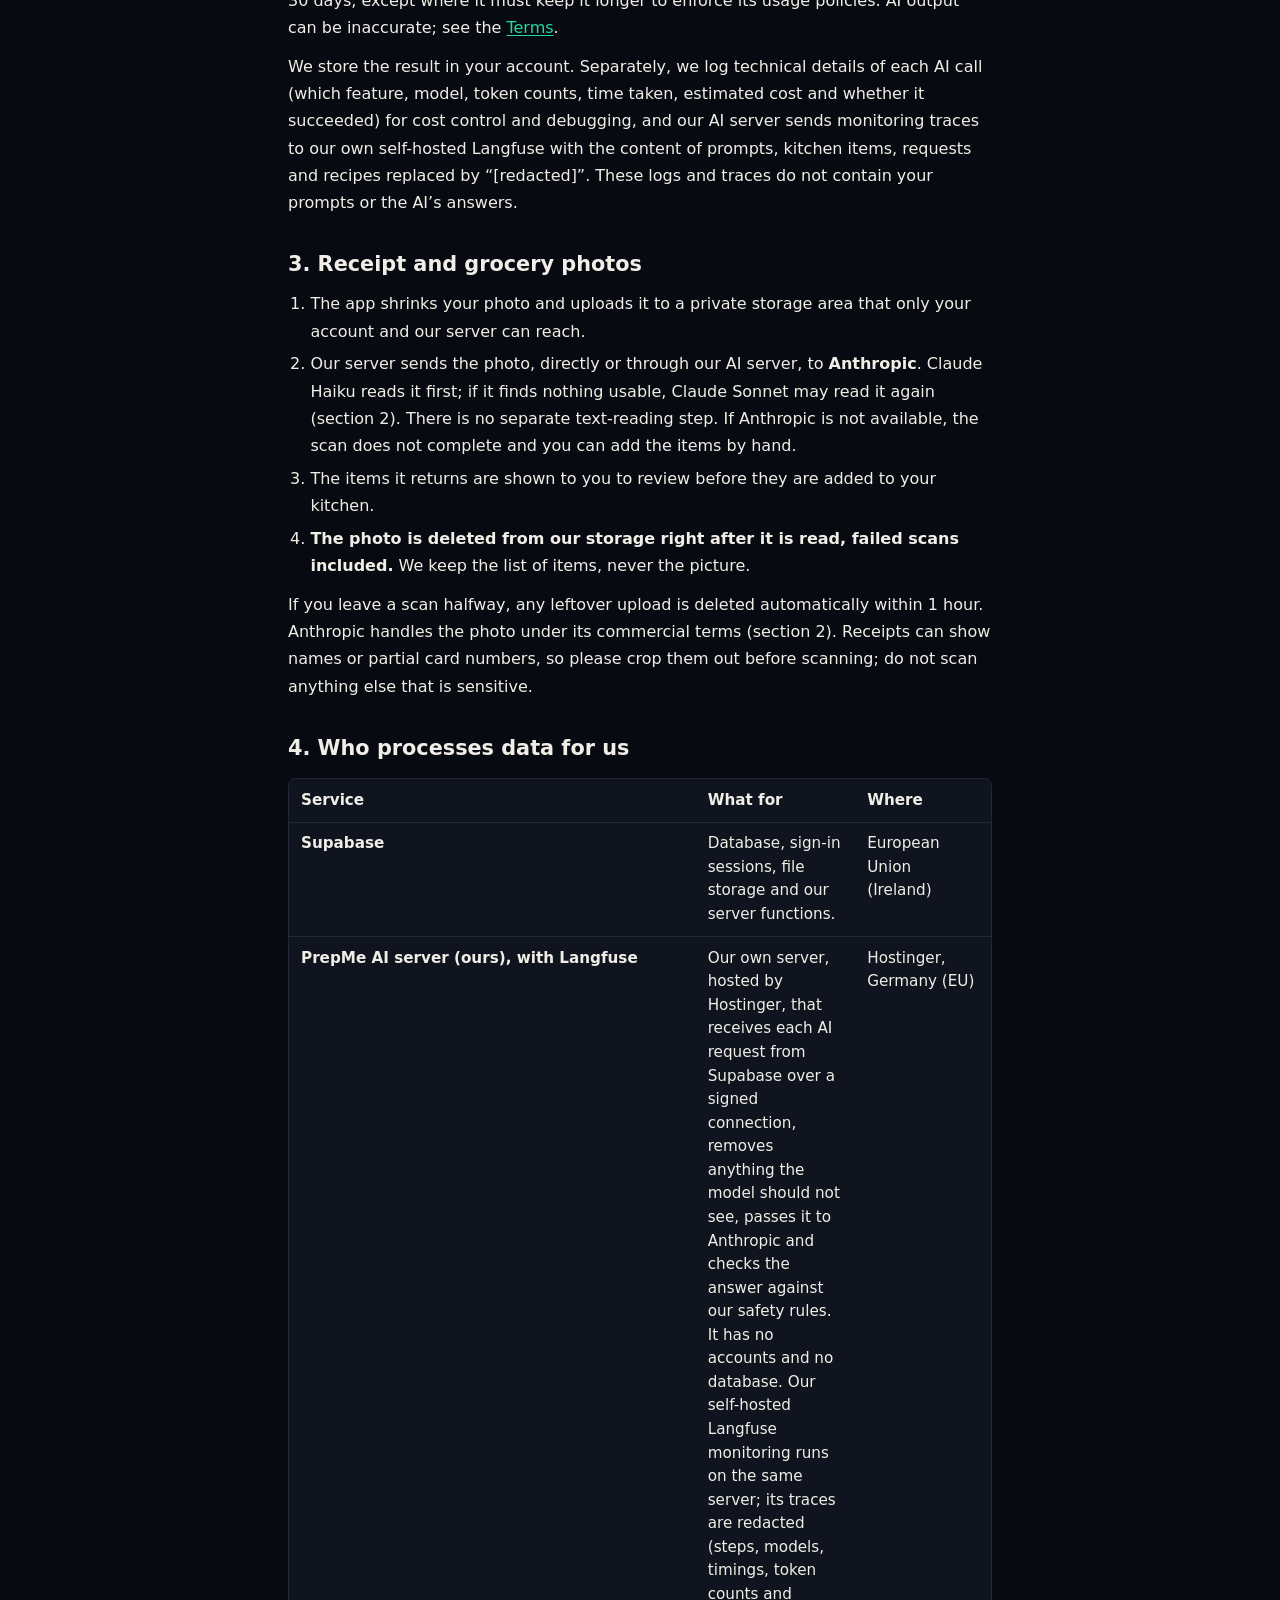
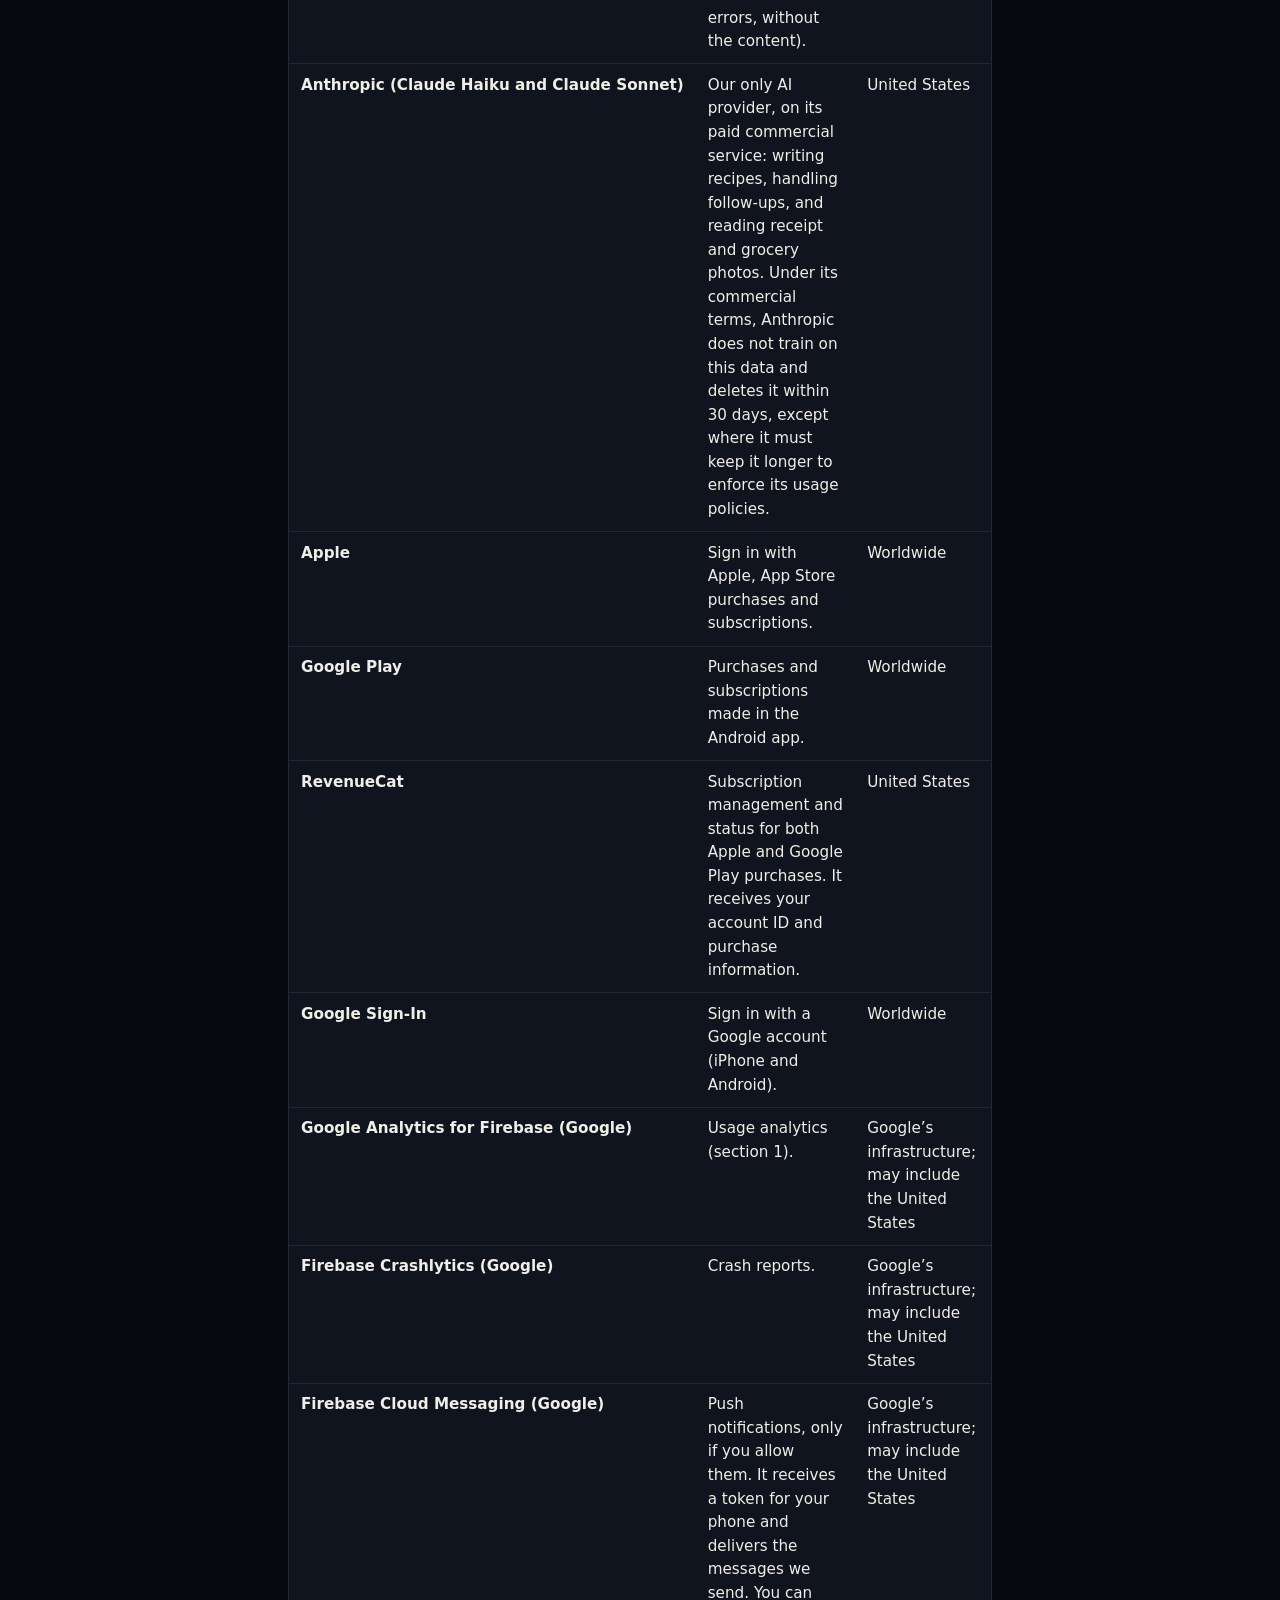
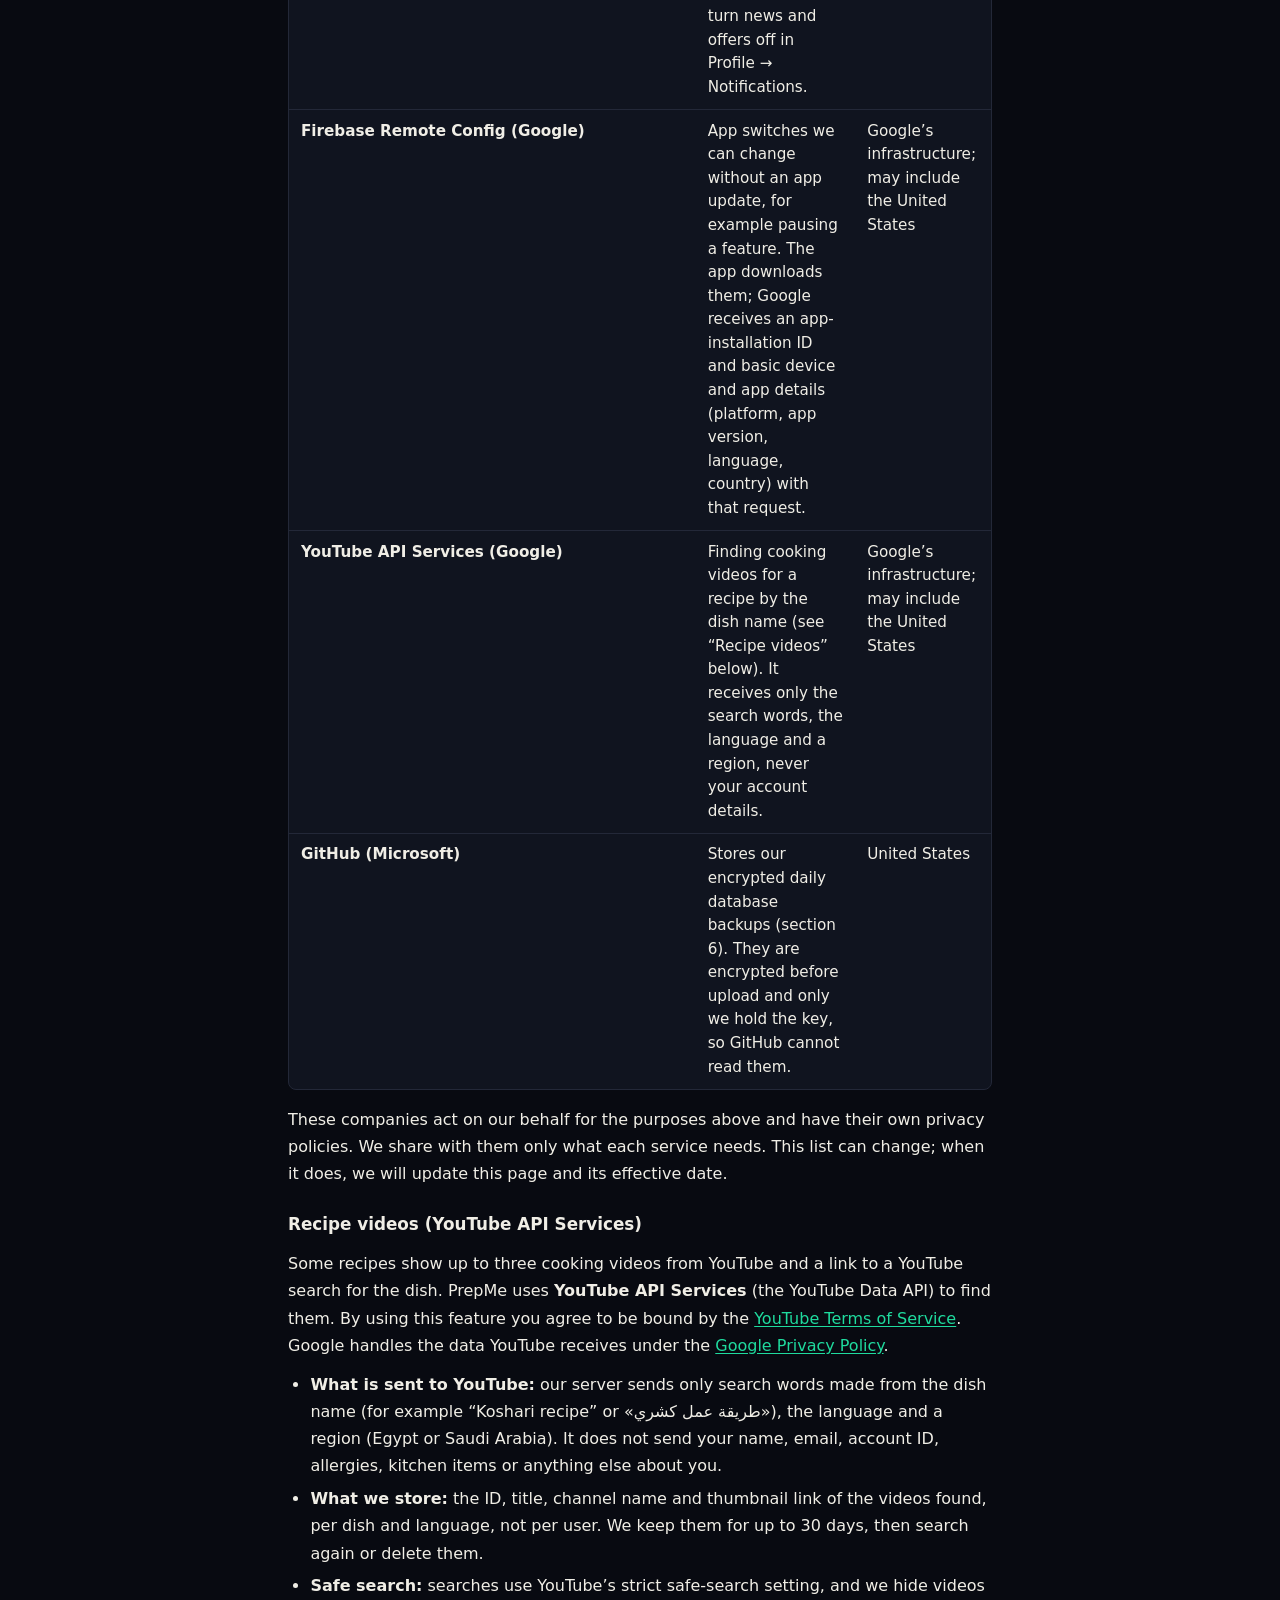
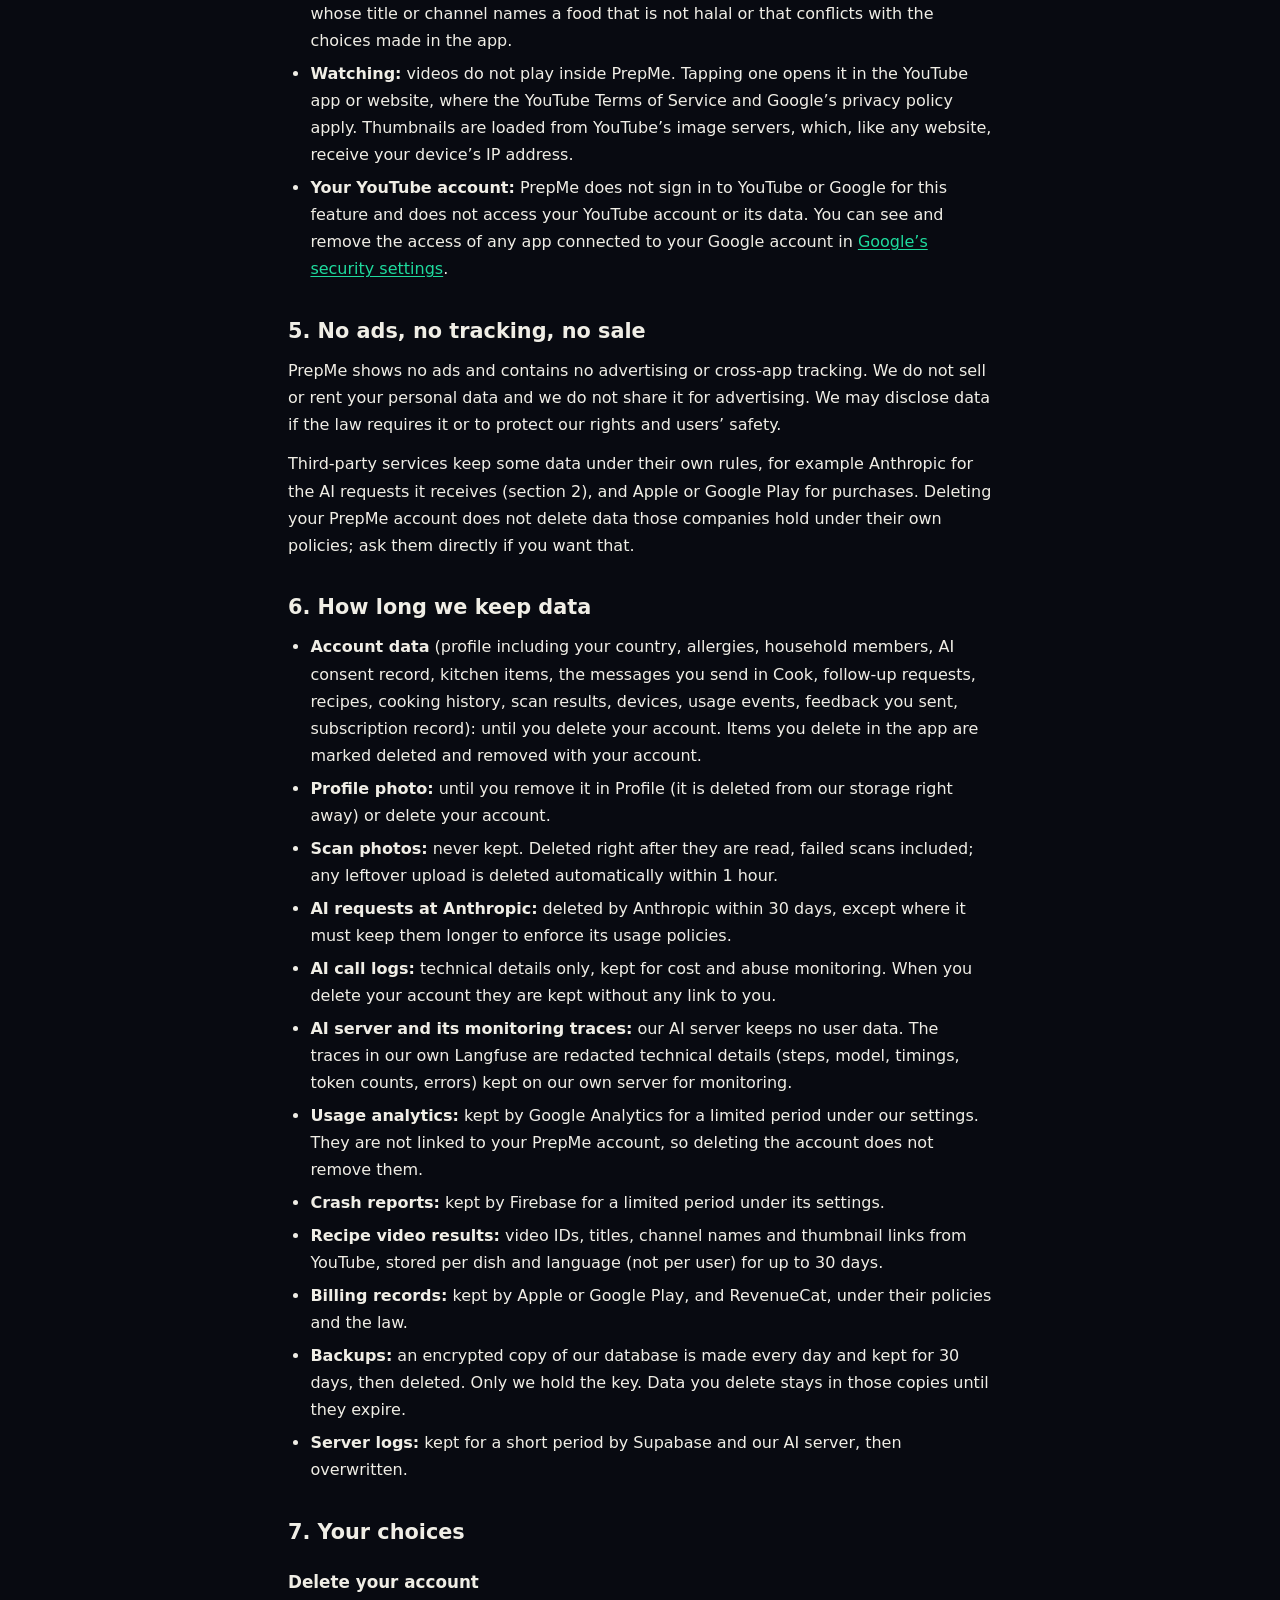
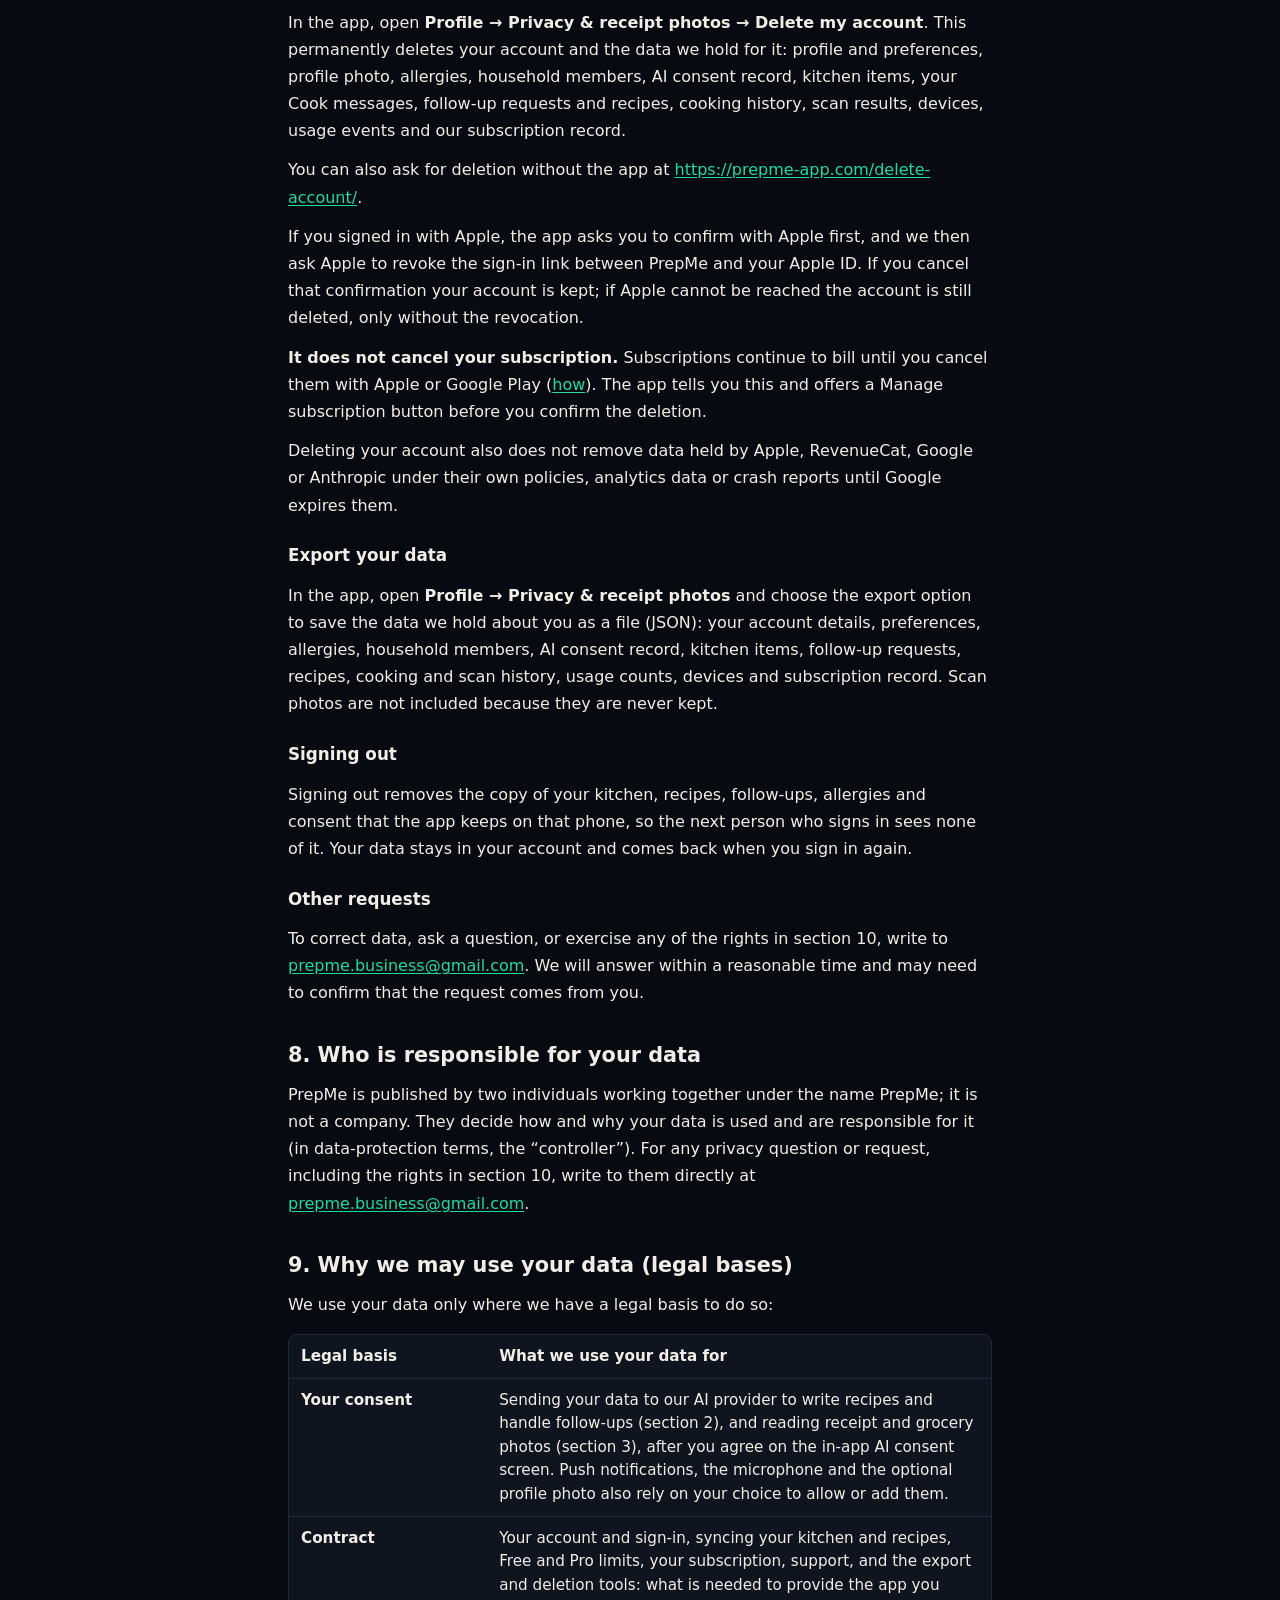
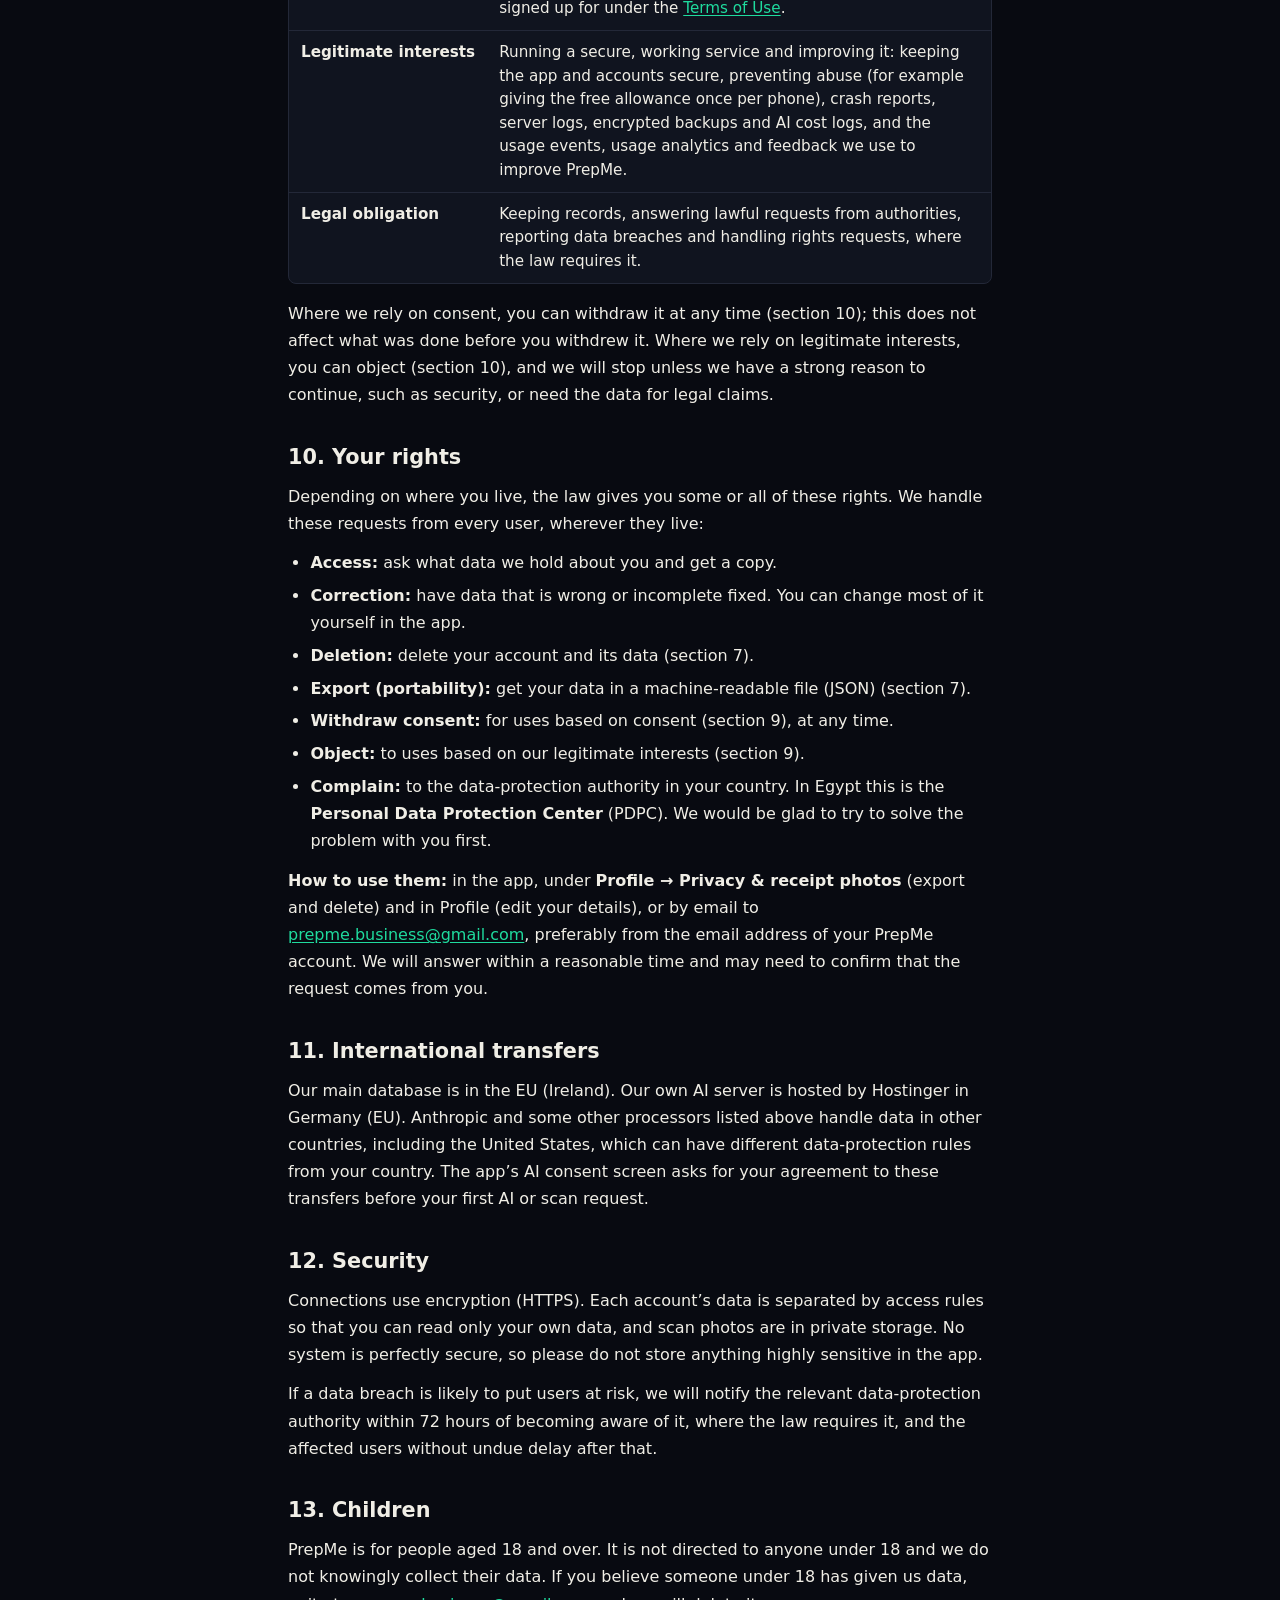
<file: privacy/index.html>
<!doctype html>
<html lang="en">
<head>
<meta charset="utf-8">
<meta name="viewport" content="width=device-width, initial-scale=1">
<meta name="color-scheme" content="dark">
<meta name="theme-color" content="#080a11">
<title>PrepMe Privacy Policy</title>
<meta name="description" content="What PrepMe collects, who processes it, how long it is kept, and how to delete or export your data.">
<link rel="canonical" href="https://prepme-app.com/privacy/">
<link rel="alternate" hreflang="en" href="https://prepme-app.com/privacy/">
<link rel="alternate" hreflang="ar" href="https://prepme-app.com/ar/privacy/">
<link rel="icon" href="../assets/logo.svg" type="image/svg+xml">
<link rel="stylesheet" href="../style.css">
</head>
<body>
<a class="skip" href="#main">Skip to content</a>
<header class="site-header">
<div class="wrap bar">
<a class="brand" href="../"><img src="../assets/logo.svg" alt="" width="32" height="23">PrepMe</a>
<nav aria-label="Site">
<a href="../">Home</a>
<a href="./" aria-current="page">Privacy Policy</a>
<a href="../terms/">Terms of Use</a>
<a href="../support/">Support</a>
</nav>
<a class="lang" href="../ar/privacy/" hreflang="ar" lang="ar" title="Read this page in Arabic">العربية</a>
</div>
</header>
<main id="main" class="wrap">
<h1>Privacy Policy</h1>
<p class="meta">Effective date: 18 November 2026</p>

<p class="lead">This policy explains what the PrepMe apps for iPhone and Android (“PrepMe”, “the app”) collect, why, who else handles it, how long we keep it, and what control you have. PrepMe (“we”, “us”) is published by two individuals, who are responsible for your data (section 8). Contact: <a href="mailto:prepme.business@gmail.com">prepme.business@gmail.com</a>.</p>

<div class="note">
<h2>The short version</h2>
<ul>
<li>You sign in with Apple or Google. We keep your email and name, plus what you add: kitchen items, recipes, follow-up requests, allergies and preferences.</li>
<li>Before you first use the AI and scan features, the app’s AI consent screen asks you to agree to how your data is sent to our AI provider, Anthropic (section 4). We keep a record of your agreement.</li>
<li>Receipt and grocery photos are uploaded, read by AI and then deleted, failed scans included. We never keep them.</li>
<li>Your recipe requests go through our own AI server to one AI provider: <strong>Anthropic</strong> (Claude), on its paid commercial service (section 4). Under its commercial terms, Anthropic does not train on this data and deletes it within 30 days, except where it must keep it longer to enforce its usage policies.</li>
<li>Recipe videos are found on YouTube through YouTube API Services. Only search words made from the dish name are sent, never your account details (section 4).</li>
<li>No ads. No tracking across other companies’ apps or sites. We do not sell your data.</li>
<li>You can delete your account and export your data inside the app.</li>
</ul>
</div>

<h2 id="collect">1. What we collect</h2>
<div class="table-wrap"><table>
<thead><tr><th>Data</th><th>Details</th><th>Why</th></tr></thead>
<tbody>
<tr><th scope="row">Account</th><td>Sign in with Apple or Google gives us your email address (Apple may give a private relay address) and your name if you share it, plus an internal account ID. We never see your Apple or Google password.</td><td>Create and secure your account.</td></tr>
<tr><th scope="row">Preferences</th><td>Display name, language, appearance, favourite cuisines, household size, and your choice to use history for suggestions.</td><td>Personalise the app and recipes.</td></tr>
<tr><th scope="row">Country</th><td>A two-letter country code (for example EG) that the app reads from your SIM card or, if there is none, your mobile network. We never use GPS or ask for location permission, and phones without a SIM or mobile network send no country. It is stored on your profile.</td><td>Pick the Arabic dialect of recipe replies and your home cuisine. You can choose a different reply dialect in the app’s settings.</td></tr>
<tr><th scope="row">Profile photo (optional)</th><td>The photo you choose for your profile, if you add one, and the time you last changed it. It is kept in private storage that only your account can reach, is shown only to you, and is never sent to the AI provider.</td><td>Show your photo in Profile on any of your devices.</td></tr>
<tr><th scope="row">Allergies</th><td>The allergies you enter. They are stored with your account on our server so that they apply on any device, and they are included in recipe requests so that suggestions avoid them. Allergies can be sensitive.</td><td>Make recipes avoid what you cannot eat.</td></tr>
<tr><th scope="row">Household members</th><td>The members you add in Profile: the name you give each one (up to 40 characters) and their allergies. Member names are never sent to the AI provider; only their allergies are, as food names.</td><td>Make recipes safe for everyone you cook for.</td></tr>
<tr><th scope="row">AI consent</th><td>The date of your agreement, given on the in-app AI consent screen, to send kitchen items, allergies, meal requests and photos to our AI provider. The record is stored with your account.</td><td>Show that you agreed, and ask again when this use changes.</td></tr>
<tr><th scope="row">Kitchen items, follow-ups and recipes</th><td>Kitchen items (name, quantity, unit, category, price, estimated expiry), the follow-up choices you tap on a recipe (for example “something quicker” or “different dishes”), the recipes returned, what you cooked, and your monthly usage counts.</td><td>Provide the app, sync between devices, enforce Free and Pro limits.</td></tr>
<tr><th scope="row">Receipt and grocery photos</th><td>Photos you choose to scan, and the items read from them.</td><td>Fill your kitchen. See section 3.</td></tr>
<tr><th scope="row">Device and app information</th><td>A device ID, platform (iOS or Android), app version, OS version and language setting, and, if you allow notifications, a push-notification token. You can turn news and offers off in Profile → Notifications.</td><td>Keep the app working, support, require updates when needed, give the free allowance once per phone (to prevent abuse), and send the notifications you allow.</td></tr>
<tr><th scope="row">Subscription status</th><td>Whether you are Free or Pro, which product, and the start, end and renewal dates. This comes from Apple (iPhone) or Google Play (Android) through RevenueCat. We do not receive your card or payment details.</td><td>Unlock Pro and apply the right limits.</td></tr>
<tr><th scope="row">Usage events</th><td>A short list of in-app events tied to your account, such as paywall shown or dismissed, onboarding step viewed, recipe opened and “cooked it” opened.</td><td>Understand which parts of the app work and which do not.</td></tr>
<tr><th scope="row">Usage analytics</th><td>Which screens and features are used and how they turn out, for example app opened, screen viewed, scan finished, recipe request result, paywall shown and purchase result, with the device model, OS and app version, language, your plan (Free or Pro) and a random app-installation ID that Google Analytics for Firebase creates. These events never include your name, email, allergies, household members, kitchen items, recipe text, anything you type, photos or error messages, and they are not linked to your account ID.</td><td>See which parts of the app work, find problems, and improve PrepMe.</td></tr>
<tr><th scope="row">What you ask for in Cook</th><td>The messages you type in Cook (up to 500 characters each), or say with the microphone (section 2), and the options you pick, such as meal type, cuisine, servings, time and diet. They are stored with the chat in your account so that the chat and History can show them. Please do not write passwords or other private details in them.</td><td>Answer your request with recipes, and show your chats.</td></tr>
<tr><th scope="row">Feedback you send</th><td>If you use Profile → Send feedback: the type you pick (suggestion, issue or praise), an optional star rating, the message you write, the app version and your language, linked to your account. Please do not write passwords or other private details in it. It is not sent to the AI provider.</td><td>Read your suggestions and problems and improve the app.</td></tr>
<tr><th scope="row">Crash reports</th><td>If the app crashes, Firebase Crashlytics receives a crash log with the device model, OS and app version, and an installation identifier. We do not add your name or email to crash reports.</td><td>Find and fix crashes.</td></tr>
</tbody></table></div>
<p>We do not collect your contacts, your precise location, your advertising identifier, voice recordings or photos you do not choose to scan. The only location-related data is the country code above, read from your SIM or mobile network, never from GPS.</p>

<h2 id="ai">2. AI recipes and follow-ups</h2>
<p>The app asks for your agreement on its AI consent screen before your first AI or scan request, and asks again when this use changes. It sends nothing to the AI provider until you agree. You can withdraw your agreement by deleting your account or by writing to us; without it the AI and scan features cannot be used.</p>
<p>To write recipes and handle follow-ups, our Supabase server sends a request to <strong>our own AI server</strong> (section 4), which calls one AI provider: <strong>Anthropic</strong> (Claude), on its paid commercial service. <strong>Claude Haiku</strong> reads every request first. If it finds nothing usable in a scan photo, a larger Claude model (<strong>Claude Sonnet</strong>) may read that photo again. Both are run by Anthropic in the United States.</p>
<p>The request can contain what you type or say in Cook (for example “something light with chicken”), your kitchen item names (with quantity and unit), the follow-up choices you tap (for example “something quicker” or “different dishes”), your preferences, and your allergies and those of the household members you added (as food names, never their names). Receipt and grocery photos are sent too (section 3). We do not send your name, email or account ID to Anthropic, and our AI server keeps no user accounts and no database.</p>
<p><strong>Voice:</strong> if you use the microphone in Cook, the app asks for microphone permission the first time. Your phone’s own speech recognition service (for example Google’s on Android) turns your speech into text, under that provider’s terms. It does this on the phone when it can; when it can’t (for example for Arabic on many phones), it sends the audio to that provider’s servers, such as Google’s, to be turned into text. PrepMe never receives, sends or stores the audio: only the resulting text, which you can see before it is sent, is handled like typed text.</p>
<p>Before a request reaches the AI, our servers check the text you send. A request that is not about food, or that asks for food that conflicts with your allergies or the halal rules, is answered by the app without writing recipes.</p>
<p>While AI features are being switched on, some or all of them may at times answer with built-in sample content and send nothing to Anthropic.</p>
<p>Under its commercial terms, Anthropic does not train on this data and deletes it within 30 days, except where it must keep it longer to enforce its usage policies. AI output can be inaccurate; see the <a href="../terms/#ai">Terms</a>.</p>
<p>We store the result in your account. Separately, we log technical details of each AI call (which feature, model, token counts, time taken, estimated cost and whether it succeeded) for cost control and debugging, and our AI server sends monitoring traces to our own self-hosted Langfuse with the content of prompts, kitchen items, requests and recipes replaced by “[redacted]”. These logs and traces do not contain your prompts or the AI’s answers.</p>

<h2 id="photos">3. Receipt and grocery photos</h2>
<ol>
<li>The app shrinks your photo and uploads it to a private storage area that only your account and our server can reach.</li>
<li>Our server sends the photo, directly or through our AI server, to <strong>Anthropic</strong>. Claude Haiku reads it first; if it finds nothing usable, Claude Sonnet may read it again (section 2). There is no separate text-reading step. If Anthropic is not available, the scan does not complete and you can add the items by hand.</li>
<li>The items it returns are shown to you to review before they are added to your kitchen.</li>
<li><strong>The photo is deleted from our storage right after it is read, failed scans included.</strong> We keep the list of items, never the picture.</li>
</ol>
<p>If you leave a scan halfway, any leftover upload is deleted automatically within 1 hour. Anthropic handles the photo under its commercial terms (section 2). Receipts can show names or partial card numbers, so please crop them out before scanning; do not scan anything else that is sensitive.</p>

<h2 id="processors">4. Who processes data for us</h2>
<div class="table-wrap"><table>
<thead><tr><th>Service</th><th>What for</th><th>Where</th></tr></thead>
<tbody>
<tr><th scope="row">Supabase</th><td>Database, sign-in sessions, file storage and our server functions.</td><td>European Union (Ireland)</td></tr>
<tr><th scope="row">PrepMe AI server (ours), with Langfuse</th><td>Our own server, hosted by Hostinger, that receives each AI request from Supabase over a signed connection, removes anything the model should not see, passes it to Anthropic and checks the answer against our safety rules. It has no accounts and no database. Our self-hosted Langfuse monitoring runs on the same server; its traces are redacted (steps, models, timings, token counts and errors, without the content).</td><td>Hostinger, Germany (EU)</td></tr>
<tr><th scope="row">Anthropic (Claude Haiku and Claude Sonnet)</th><td>Our only AI provider, on its paid commercial service: writing recipes, handling follow-ups, and reading receipt and grocery photos. Under its commercial terms, Anthropic does not train on this data and deletes it within 30 days, except where it must keep it longer to enforce its usage policies.</td><td>United States</td></tr>
<tr><th scope="row">Apple</th><td>Sign in with Apple, App Store purchases and subscriptions.</td><td>Worldwide</td></tr>
<tr><th scope="row">Google Play</th><td>Purchases and subscriptions made in the Android app.</td><td>Worldwide</td></tr>
<tr><th scope="row">RevenueCat</th><td>Subscription management and status for both Apple and Google Play purchases. It receives your account ID and purchase information.</td><td>United States</td></tr>
<tr><th scope="row">Google Sign-In</th><td>Sign in with a Google account (iPhone and Android).</td><td>Worldwide</td></tr>
<tr><th scope="row">Google Analytics for Firebase (Google)</th><td>Usage analytics (section 1).</td><td>Google’s infrastructure; may include the United States</td></tr>
<tr><th scope="row">Firebase Crashlytics (Google)</th><td>Crash reports.</td><td>Google’s infrastructure; may include the United States</td></tr>
<tr><th scope="row">Firebase Cloud Messaging (Google)</th><td>Push notifications, only if you allow them. It receives a token for your phone and delivers the messages we send. You can turn news and offers off in Profile → Notifications.</td><td>Google’s infrastructure; may include the United States</td></tr>
<tr><th scope="row">Firebase Remote Config (Google)</th><td>App switches we can change without an app update, for example pausing a feature. The app downloads them; Google receives an app-installation ID and basic device and app details (platform, app version, language, country) with that request.</td><td>Google’s infrastructure; may include the United States</td></tr>
<tr><th scope="row">YouTube API Services (Google)</th><td>Finding cooking videos for a recipe by the dish name (see “Recipe videos” below). It receives only the search words, the language and a region, never your account details.</td><td>Google’s infrastructure; may include the United States</td></tr>
<tr><th scope="row">GitHub (Microsoft)</th><td>Stores our encrypted daily database backups (section 6). They are encrypted before upload and only we hold the key, so GitHub cannot read them.</td><td>United States</td></tr>
</tbody></table></div>
<p>These companies act on our behalf for the purposes above and have their own privacy policies. We share with them only what each service needs. This list can change; when it does, we will update this page and its effective date.</p>
<h3 id="youtube">Recipe videos (YouTube API Services)</h3>
<p>Some recipes show up to three cooking videos from YouTube and a link to a YouTube search for the dish. PrepMe uses <strong>YouTube API Services</strong> (the YouTube Data API) to find them. By using this feature you agree to be bound by the <a href="https://www.youtube.com/t/terms">YouTube Terms of Service</a>. Google handles the data YouTube receives under the <a href="https://policies.google.com/privacy">Google Privacy Policy</a>.</p>
<ul>
<li><strong>What is sent to YouTube:</strong> our server sends only search words made from the dish name (for example “Koshari recipe” or «طريقة عمل كشري»), the language and a region (Egypt or Saudi Arabia). It does not send your name, email, account ID, allergies, kitchen items or anything else about you.</li>
<li><strong>What we store:</strong> the ID, title, channel name and thumbnail link of the videos found, per dish and language, not per user. We keep them for up to 30 days, then search again or delete them.</li>
<li><strong>Safe search:</strong> searches use YouTube’s strict safe-search setting, and we hide videos whose title or channel names a food that is not halal or that conflicts with the choices made in the app.</li>
<li><strong>Watching:</strong> videos do not play inside PrepMe. Tapping one opens it in the YouTube app or website, where the YouTube Terms of Service and Google’s privacy policy apply. Thumbnails are loaded from YouTube’s image servers, which, like any website, receive your device’s IP address.</li>
<li><strong>Your YouTube account:</strong> PrepMe does not sign in to YouTube or Google for this feature and does not access your YouTube account or its data. You can see and remove the access of any app connected to your Google account in <a href="https://myaccount.google.com/permissions">Google’s security settings</a>.</li>
</ul>

<h2 id="no-sale">5. No ads, no tracking, no sale</h2>
<p>PrepMe shows no ads and contains no advertising or cross-app tracking. We do not sell or rent your personal data and we do not share it for advertising. We may disclose data if the law requires it or to protect our rights and users’ safety.</p>
<p>Third-party services keep some data under their own rules, for example Anthropic for the AI requests it receives (section 2), and Apple or Google Play for purchases. Deleting your PrepMe account does not delete data those companies hold under their own policies; ask them directly if you want that.</p>

<h2 id="retention">6. How long we keep data</h2>
<ul>
<li><strong>Account data</strong> (profile including your country, allergies, household members, AI consent record, kitchen items, the messages you send in Cook, follow-up requests, recipes, cooking history, scan results, devices, usage events, feedback you sent, subscription record): until you delete your account. Items you delete in the app are marked deleted and removed with your account.</li>
<li><strong>Profile photo:</strong> until you remove it in Profile (it is deleted from our storage right away) or delete your account.</li>
<li><strong>Scan photos:</strong> never kept. Deleted right after they are read, failed scans included; any leftover upload is deleted automatically within 1 hour.</li>
<li><strong>AI requests at Anthropic:</strong> deleted by Anthropic within 30 days, except where it must keep them longer to enforce its usage policies.</li>
<li><strong>AI call logs:</strong> technical details only, kept for cost and abuse monitoring. When you delete your account they are kept without any link to you.</li>
<li><strong>AI server and its monitoring traces:</strong> our AI server keeps no user data. The traces in our own Langfuse are redacted technical details (steps, model, timings, token counts, errors) kept on our own server for monitoring.</li>
<li><strong>Usage analytics:</strong> kept by Google Analytics for a limited period under our settings. They are not linked to your PrepMe account, so deleting the account does not remove them.</li>
<li><strong>Crash reports:</strong> kept by Firebase for a limited period under its settings.</li>
<li><strong>Recipe video results:</strong> video IDs, titles, channel names and thumbnail links from YouTube, stored per dish and language (not per user) for up to 30 days.</li>
<li><strong>Billing records:</strong> kept by Apple or Google Play, and RevenueCat, under their policies and the law.</li>
<li><strong>Backups:</strong> an encrypted copy of our database is made every day and kept for 30 days, then deleted. Only we hold the key. Data you delete stays in those copies until they expire.</li>
<li><strong>Server logs:</strong> kept for a short period by Supabase and our AI server, then overwritten.</li>
</ul>

<h2 id="control">7. Your choices</h2>
<h3>Delete your account</h3>
<p>In the app, open <strong>Profile → Privacy &amp; receipt photos → Delete my account</strong>. This permanently deletes your account and the data we hold for it: profile and preferences, profile photo, allergies, household members, AI consent record, kitchen items, your Cook messages, follow-up requests and recipes, cooking history, scan results, devices, usage events and our subscription record.</p>
<p>You can also ask for deletion without the app at <a href="../delete-account/">https://prepme-app.com/delete-account/</a>.</p>
<p>If you signed in with Apple, the app asks you to confirm with Apple first, and we then ask Apple to revoke the sign-in link between PrepMe and your Apple ID. If you cancel that confirmation your account is kept; if Apple cannot be reached the account is still deleted, only without the revocation.</p>
<p><strong>It does not cancel your subscription.</strong> Subscriptions continue to bill until you cancel them with Apple or Google Play (<a href="../support/#cancel">how</a>). The app tells you this and offers a Manage subscription button before you confirm the deletion.</p>
<p>Deleting your account also does not remove data held by Apple, RevenueCat, Google or Anthropic under their own policies, analytics data or crash reports until Google expires them.</p>
<h3>Export your data</h3>
<p>In the app, open <strong>Profile → Privacy &amp; receipt photos</strong> and choose the export option to save the data we hold about you as a file (JSON): your account details, preferences, allergies, household members, AI consent record, kitchen items, follow-up requests, recipes, cooking and scan history, usage counts, devices and subscription record. Scan photos are not included because they are never kept.</p>
<h3>Signing out</h3>
<p>Signing out removes the copy of your kitchen, recipes, follow-ups, allergies and consent that the app keeps on that phone, so the next person who signs in sees none of it. Your data stays in your account and comes back when you sign in again.</p>
<h3>Other requests</h3>
<p>To correct data, ask a question, or exercise any of the rights in section 10, write to <a href="mailto:prepme.business@gmail.com">prepme.business@gmail.com</a>. We will answer within a reasonable time and may need to confirm that the request comes from you.</p>

<h2 id="controller">8. Who is responsible for your data</h2>
<p>PrepMe is published by two individuals working together under the name PrepMe; it is not a company. They decide how and why your data is used and are responsible for it (in data-protection terms, the “controller”). For any privacy question or request, including the rights in section 10, write to them directly at <a href="mailto:prepme.business@gmail.com">prepme.business@gmail.com</a>.</p>

<h2 id="bases">9. Why we may use your data (legal bases)</h2>
<p>We use your data only where we have a legal basis to do so:</p>
<div class="table-wrap"><table>
<thead><tr><th>Legal basis</th><th>What we use your data for</th></tr></thead>
<tbody>
<tr><th scope="row">Your consent</th><td>Sending your data to our AI provider to write recipes and handle follow-ups (section 2), and reading receipt and grocery photos (section 3), after you agree on the in-app AI consent screen. Push notifications, the microphone and the optional profile photo also rely on your choice to allow or add them.</td></tr>
<tr><th scope="row">Contract</th><td>Your account and sign-in, syncing your kitchen and recipes, Free and Pro limits, your subscription, support, and the export and deletion tools: what is needed to provide the app you signed up for under the <a href="../terms/">Terms of Use</a>.</td></tr>
<tr><th scope="row">Legitimate interests</th><td>Running a secure, working service and improving it: keeping the app and accounts secure, preventing abuse (for example giving the free allowance once per phone), crash reports, server logs, encrypted backups and AI cost logs, and the usage events, usage analytics and feedback we use to improve PrepMe.</td></tr>
<tr><th scope="row">Legal obligation</th><td>Keeping records, answering lawful requests from authorities, reporting data breaches and handling rights requests, where the law requires it.</td></tr>
</tbody></table></div>
<p>Where we rely on consent, you can withdraw it at any time (section 10); this does not affect what was done before you withdrew it. Where we rely on legitimate interests, you can object (section 10), and we will stop unless we have a strong reason to continue, such as security, or need the data for legal claims.</p>

<h2 id="rights">10. Your rights</h2>
<p>Depending on where you live, the law gives you some or all of these rights. We handle these requests from every user, wherever they live:</p>
<ul>
<li><strong>Access:</strong> ask what data we hold about you and get a copy.</li>
<li><strong>Correction:</strong> have data that is wrong or incomplete fixed. You can change most of it yourself in the app.</li>
<li><strong>Deletion:</strong> delete your account and its data (section 7).</li>
<li><strong>Export (portability):</strong> get your data in a machine-readable file (JSON) (section 7).</li>
<li><strong>Withdraw consent:</strong> for uses based on consent (section 9), at any time.</li>
<li><strong>Object:</strong> to uses based on our legitimate interests (section 9).</li>
<li><strong>Complain:</strong> to the data-protection authority in your country. In Egypt this is the <strong>Personal Data Protection Center</strong> (PDPC). We would be glad to try to solve the problem with you first.</li>
</ul>
<p><strong>How to use them:</strong> in the app, under <strong>Profile → Privacy &amp; receipt photos</strong> (export and delete) and in Profile (edit your details), or by email to <a href="mailto:prepme.business@gmail.com">prepme.business@gmail.com</a>, preferably from the email address of your PrepMe account. We will answer within a reasonable time and may need to confirm that the request comes from you.</p>

<h2 id="transfers">11. International transfers</h2>
<p>Our main database is in the EU (Ireland). Our own AI server is hosted by Hostinger in Germany (EU). Anthropic and some other processors listed above handle data in other countries, including the United States, which can have different data-protection rules from your country. The app’s AI consent screen asks for your agreement to these transfers before your first AI or scan request.</p>

<h2 id="security">12. Security</h2>
<p>Connections use encryption (HTTPS). Each account’s data is separated by access rules so that you can read only your own data, and scan photos are in private storage. No system is perfectly secure, so please do not store anything highly sensitive in the app.</p>
<p>If a data breach is likely to put users at risk, we will notify the relevant data-protection authority within 72 hours of becoming aware of it, where the law requires it, and the affected users without undue delay after that.</p>

<h2 id="children">13. Children</h2>
<p>PrepMe is for people aged 18 and over. It is not directed to anyone under 18 and we do not knowingly collect their data. If you believe someone under 18 has given us data, write to <a href="mailto:prepme.business@gmail.com">prepme.business@gmail.com</a> and we will delete it.</p>

<h2 id="changes">14. Changes to this policy</h2>
<p>We may update this policy. Before a material change takes effect, we will tell you in the app and, where your consent is needed, ask for it again. We will also update the effective date above. Smaller changes, such as clearer wording, apply once they are published here with a new effective date.</p>

<h2 id="contact">15. Contact</h2>
<p>Allergies and other health-related information, and the rights of people in Washington, Nevada, California and other US states, are covered in the <a href="../consumer-health-data/">Consumer Health Data Privacy Policy</a>.</p>
<p>PrepMe<br>Email: <a href="mailto:prepme.business@gmail.com">prepme.business@gmail.com</a></p>
</main>
<footer class="site-footer">
<div class="wrap">
<p>© PrepMe. All rights reserved.</p>
<p>PrepMe shows no ads and does not sell your data.</p>
<p><a href="./" aria-current="page">Privacy Policy</a> · <a href="../terms/">Terms of Use</a> · <a href="../support/">Support</a> · <a href="../ar/privacy/" hreflang="ar" lang="ar">العربية</a></p>
</div>
</footer>
</body>
</html>
</file>
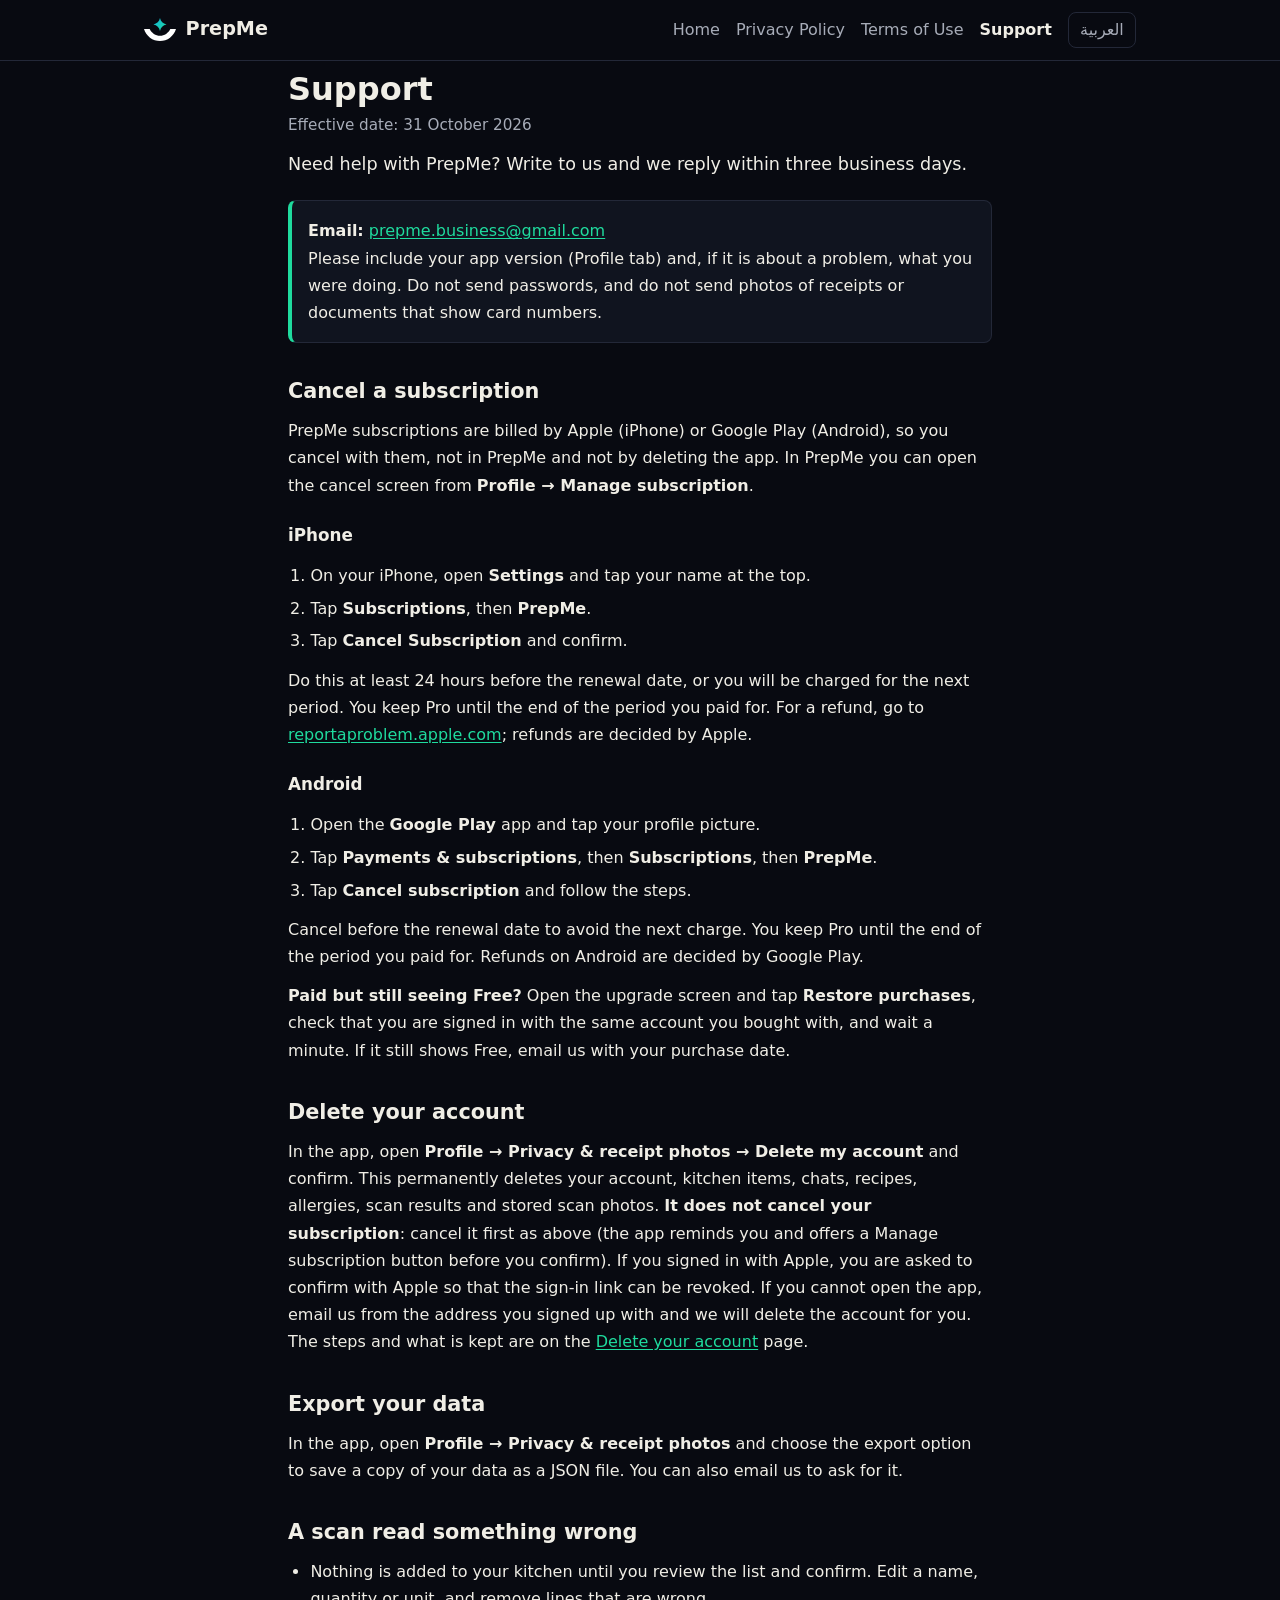
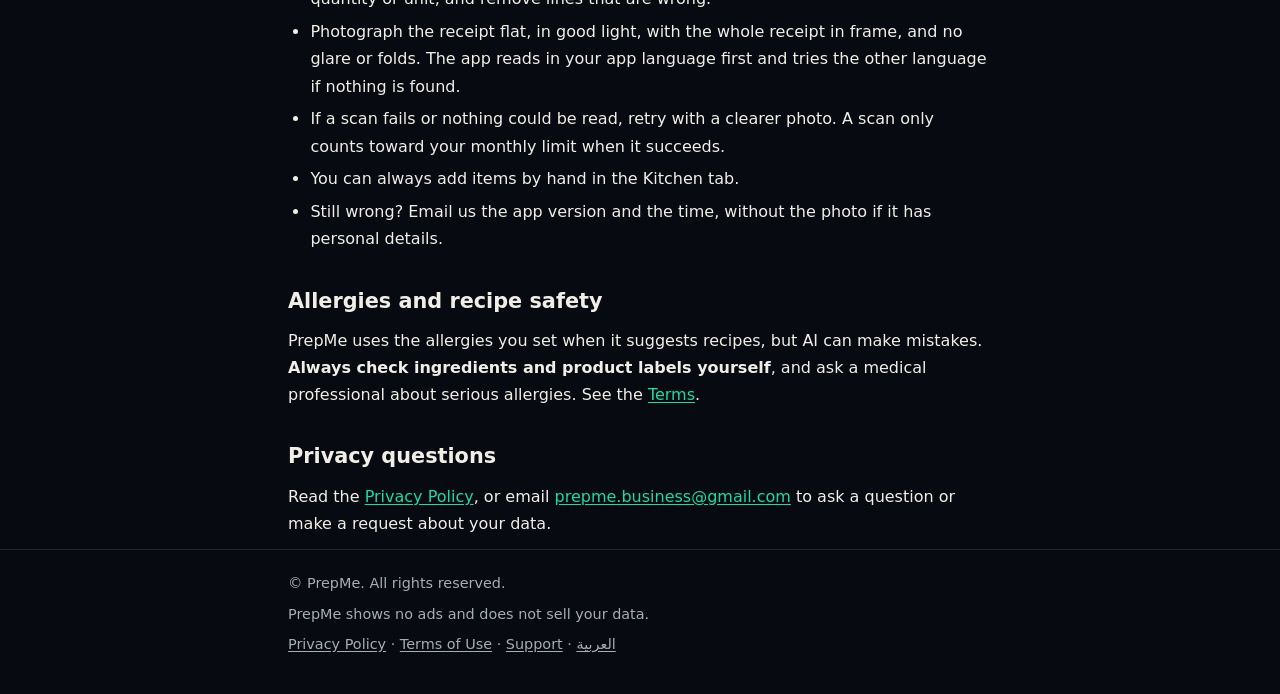
<file: support/index.html>
<!doctype html>
<html lang="en">
<head>
<meta charset="utf-8">
<meta name="viewport" content="width=device-width, initial-scale=1">
<meta name="color-scheme" content="dark">
<meta name="theme-color" content="#080a11">
<title>PrepMe Support</title>
<meta name="description" content="Contact PrepMe support. Cancel a subscription, delete your account, export your data, fix a scan.">
<link rel="canonical" href="https://prepme-app.com/support/">
<link rel="alternate" hreflang="en" href="https://prepme-app.com/support/">
<link rel="alternate" hreflang="ar" href="https://prepme-app.com/ar/support/">
<link rel="icon" href="../assets/logo.svg" type="image/svg+xml">
<link rel="stylesheet" href="../style.css">
</head>
<body>
<a class="skip" href="#main">Skip to content</a>
<header class="site-header">
<div class="wrap bar">
<a class="brand" href="../"><img src="../assets/logo.svg" alt="" width="32" height="23">PrepMe</a>
<nav aria-label="Site">
<a href="../">Home</a>
<a href="../privacy/">Privacy Policy</a>
<a href="../terms/">Terms of Use</a>
<a href="./" aria-current="page">Support</a>
</nav>
<a class="lang" href="../ar/support/" hreflang="ar" lang="ar" title="Read this page in Arabic">العربية</a>
</div>
</header>
<main id="main" class="wrap">
<h1>Support</h1>
<p class="meta">Effective date: 31 October 2026</p>

<p class="lead">Need help with PrepMe? Write to us and we reply within three business days.</p>
<div class="note">
<p><strong>Email:</strong> <a href="mailto:prepme.business@gmail.com">prepme.business@gmail.com</a><br>Please include your app version (Profile tab) and, if it is about a problem, what you were doing. Do not send passwords, and do not send photos of receipts or documents that show card numbers.</p>
</div>

<h2 id="cancel">Cancel a subscription</h2>
<p>PrepMe subscriptions are billed by Apple (iPhone) or Google Play (Android), so you cancel with them, not in PrepMe and not by deleting the app. In PrepMe you can open the cancel screen from <strong>Profile → Manage subscription</strong>.</p>
<h3>iPhone</h3>
<ol>
<li>On your iPhone, open <strong>Settings</strong> and tap your name at the top.</li>
<li>Tap <strong>Subscriptions</strong>, then <strong>PrepMe</strong>.</li>
<li>Tap <strong>Cancel Subscription</strong> and confirm.</li>
</ol>
<p>Do this at least 24 hours before the renewal date, or you will be charged for the next period. You keep Pro until the end of the period you paid for. For a refund, go to <a href="https://reportaproblem.apple.com/">reportaproblem.apple.com</a>; refunds are decided by Apple.</p>
<h3>Android</h3>
<ol>
<li>Open the <strong>Google Play</strong> app and tap your profile picture.</li>
<li>Tap <strong>Payments &amp; subscriptions</strong>, then <strong>Subscriptions</strong>, then <strong>PrepMe</strong>.</li>
<li>Tap <strong>Cancel subscription</strong> and follow the steps.</li>
</ol>
<p>Cancel before the renewal date to avoid the next charge. You keep Pro until the end of the period you paid for. Refunds on Android are decided by Google Play.</p>
<p><strong>Paid but still seeing Free?</strong> Open the upgrade screen and tap <strong>Restore purchases</strong>, check that you are signed in with the same account you bought with, and wait a minute. If it still shows Free, email us with your purchase date.</p>

<h2 id="delete">Delete your account</h2>
<p>In the app, open <strong>Profile → Privacy &amp; receipt photos → Delete my account</strong> and confirm. This permanently deletes your account, kitchen items, chats, recipes, allergies, scan results and stored scan photos. <strong>It does not cancel your subscription</strong>: cancel it first as above (the app reminds you and offers a Manage subscription button before you confirm). If you signed in with Apple, you are asked to confirm with Apple so that the sign-in link can be revoked. If you cannot open the app, email us from the address you signed up with and we will delete the account for you. The steps and what is kept are on the <a href="../delete-account/">Delete your account</a> page.</p>

<h2 id="export">Export your data</h2>
<p>In the app, open <strong>Profile → Privacy &amp; receipt photos</strong> and choose the export option to save a copy of your data as a JSON file. You can also email us to ask for it.</p>

<h2 id="scan">A scan read something wrong</h2>
<ul>
<li>Nothing is added to your kitchen until you review the list and confirm. Edit a name, quantity or unit, and remove lines that are wrong.</li>
<li>Photograph the receipt flat, in good light, with the whole receipt in frame, and no glare or folds. The app reads in your app language first and tries the other language if nothing is found.</li>
<li>If a scan fails or nothing could be read, retry with a clearer photo. A scan only counts toward your monthly limit when it succeeds.</li>
<li>You can always add items by hand in the Kitchen tab.</li>
<li>Still wrong? Email us the app version and the time, without the photo if it has personal details.</li>
</ul>

<h2 id="allergy">Allergies and recipe safety</h2>
<p>PrepMe uses the allergies you set when it suggests recipes, but AI can make mistakes. <strong>Always check ingredients and product labels yourself</strong>, and ask a medical professional about serious allergies. See the <a href="../terms/#ai">Terms</a>.</p>

<h2 id="privacy-q">Privacy questions</h2>
<p>Read the <a href="../privacy/">Privacy Policy</a>, or email <a href="mailto:prepme.business@gmail.com">prepme.business@gmail.com</a> to ask a question or make a request about your data.</p>
</main>
<footer class="site-footer">
<div class="wrap">
<p>© PrepMe. All rights reserved.</p>
<p>PrepMe shows no ads and does not sell your data.</p>
<p><a href="../privacy/">Privacy Policy</a> · <a href="../terms/">Terms of Use</a> · <a href="./" aria-current="page">Support</a> · <a href="../ar/support/" hreflang="ar" lang="ar">العربية</a></p>
</div>
</footer>
</body>
</html>
</file>
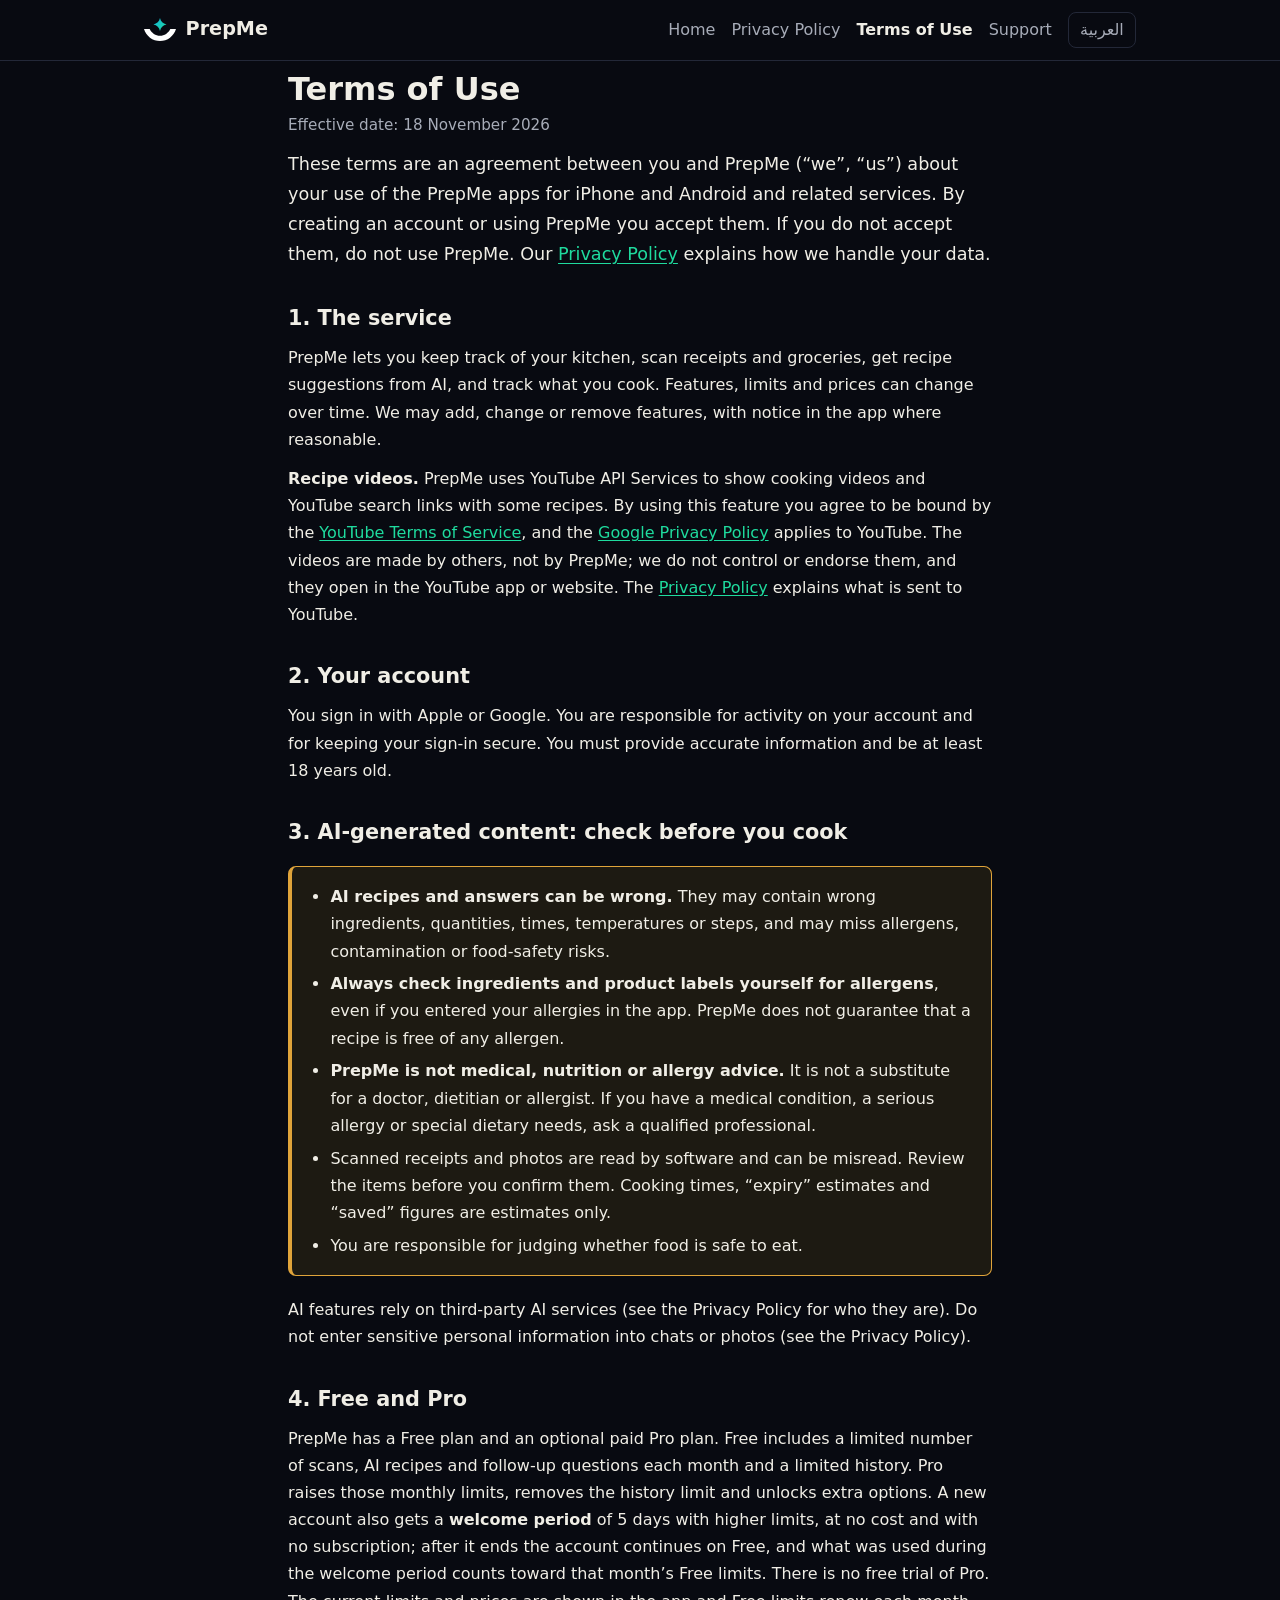
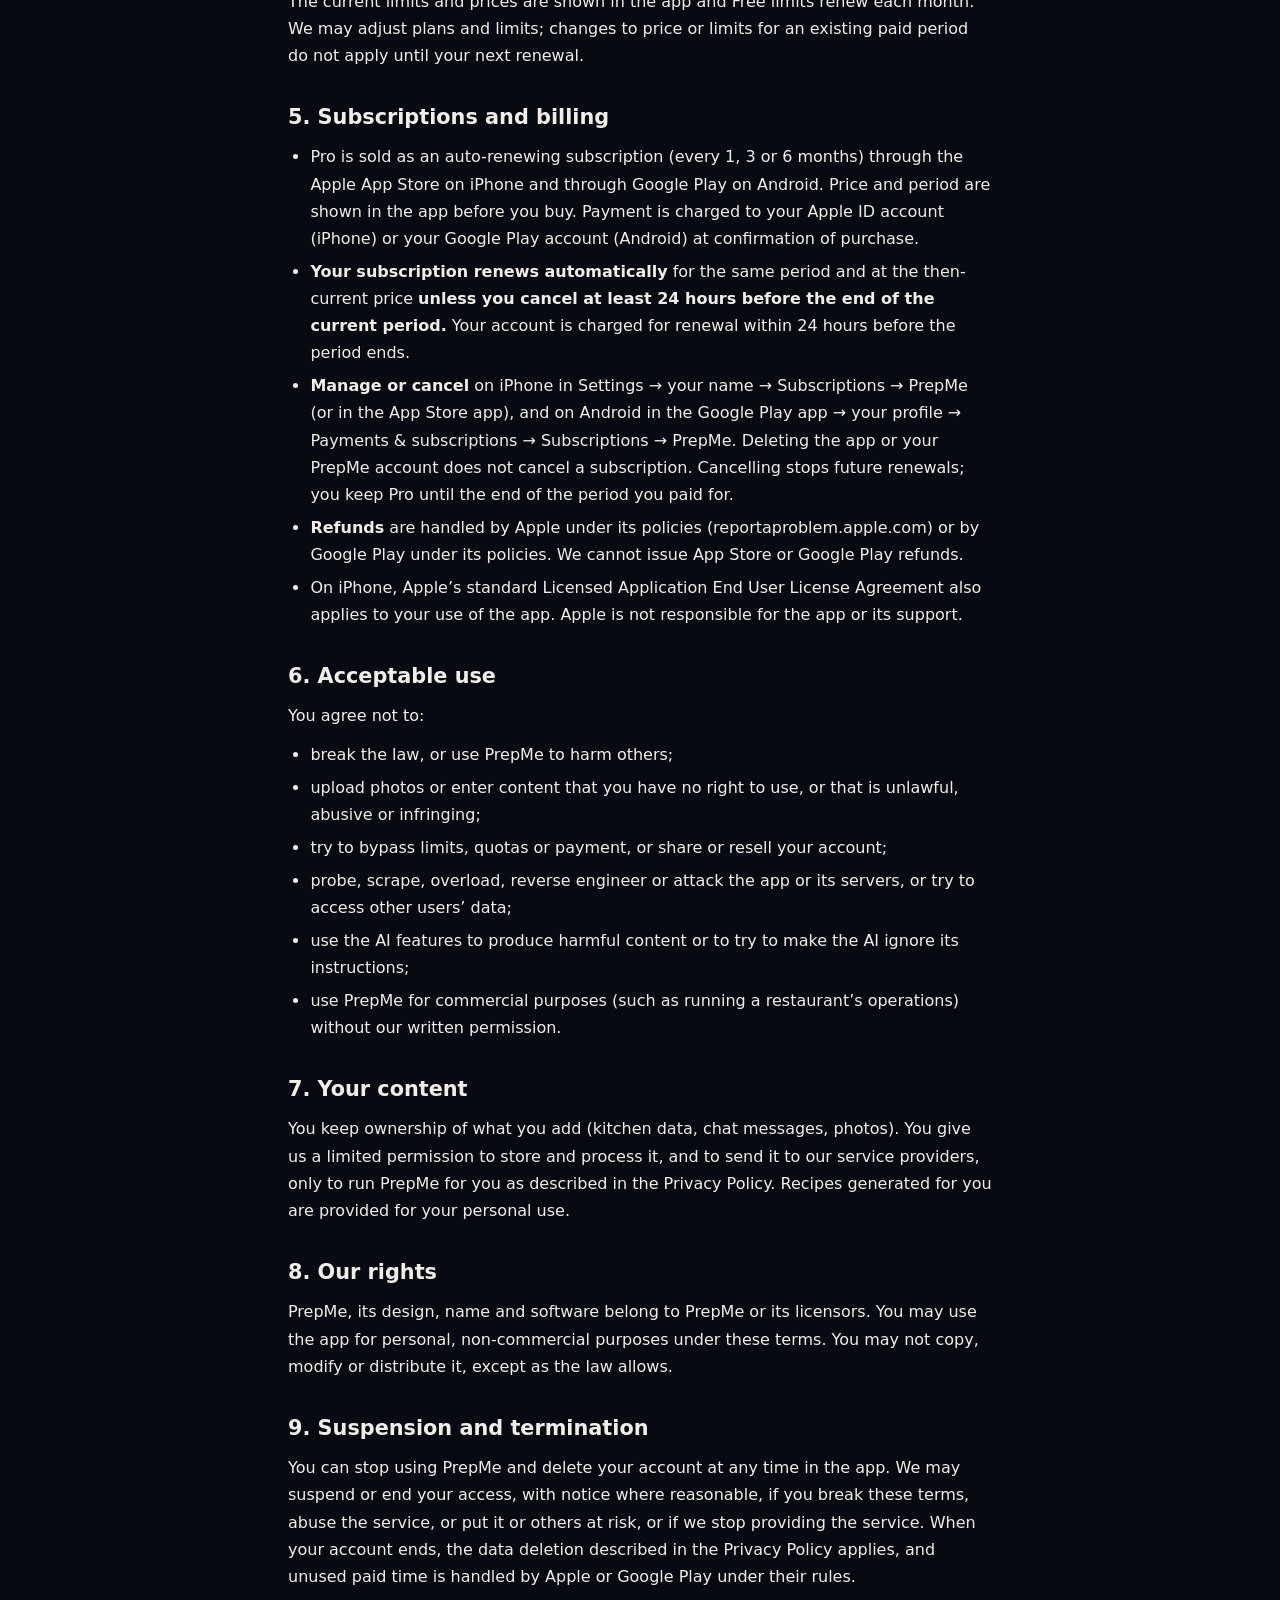
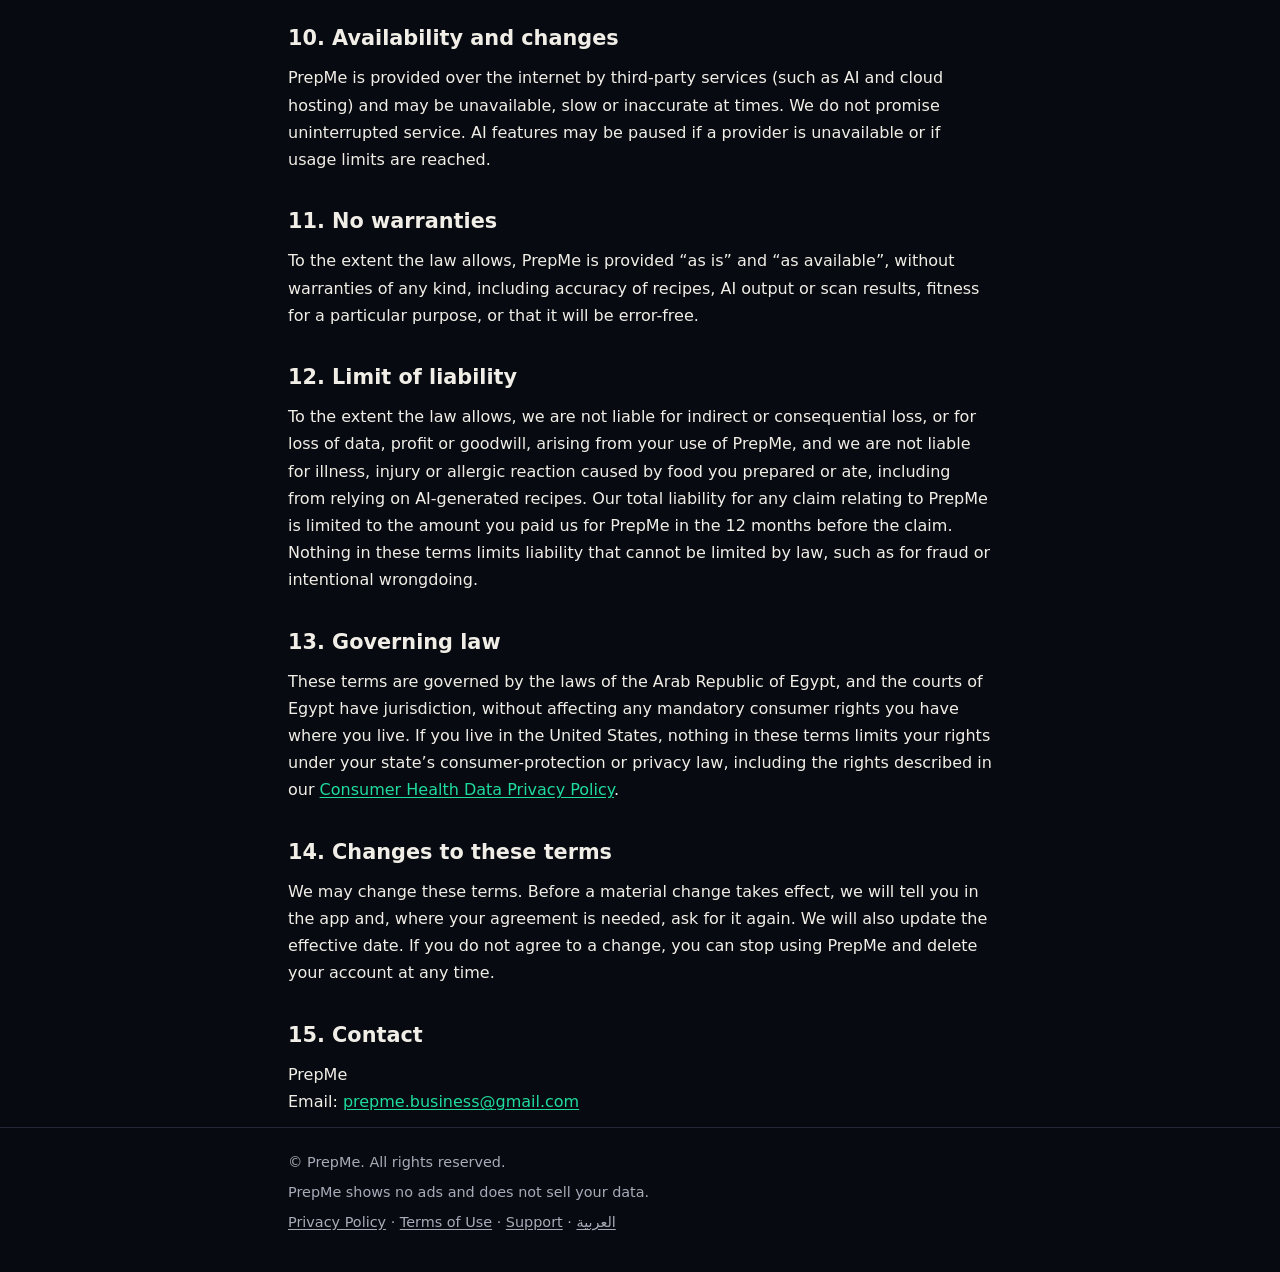
<file: terms/index.html>
<!doctype html>
<html lang="en">
<head>
<meta charset="utf-8">
<meta name="viewport" content="width=device-width, initial-scale=1">
<meta name="color-scheme" content="dark">
<meta name="theme-color" content="#080a11">
<title>PrepMe Terms of Use</title>
<meta name="description" content="Terms for using PrepMe: AI-generated recipes, subscriptions, acceptable use and liability.">
<link rel="canonical" href="https://prepme-app.com/terms/">
<link rel="alternate" hreflang="en" href="https://prepme-app.com/terms/">
<link rel="alternate" hreflang="ar" href="https://prepme-app.com/ar/terms/">
<link rel="icon" href="../assets/logo.svg" type="image/svg+xml">
<link rel="stylesheet" href="../style.css">
</head>
<body>
<a class="skip" href="#main">Skip to content</a>
<header class="site-header">
<div class="wrap bar">
<a class="brand" href="../"><img src="../assets/logo.svg" alt="" width="32" height="23">PrepMe</a>
<nav aria-label="Site">
<a href="../">Home</a>
<a href="../privacy/">Privacy Policy</a>
<a href="./" aria-current="page">Terms of Use</a>
<a href="../support/">Support</a>
</nav>
<a class="lang" href="../ar/terms/" hreflang="ar" lang="ar" title="Read this page in Arabic">العربية</a>
</div>
</header>
<main id="main" class="wrap">
<h1>Terms of Use</h1>
<p class="meta">Effective date: 18 November 2026</p>

<p class="lead">These terms are an agreement between you and PrepMe (“we”, “us”) about your use of the PrepMe apps for iPhone and Android and related services. By creating an account or using PrepMe you accept them. If you do not accept them, do not use PrepMe. Our <a href="../privacy/">Privacy Policy</a> explains how we handle your data.</p>

<h2 id="service">1. The service</h2>
<p>PrepMe lets you keep track of your kitchen, scan receipts and groceries, get recipe suggestions from AI, and track what you cook. Features, limits and prices can change over time. We may add, change or remove features, with notice in the app where reasonable.</p>

<p id="youtube"><strong>Recipe videos.</strong> PrepMe uses YouTube API Services to show cooking videos and YouTube search links with some recipes. By using this feature you agree to be bound by the <a href="https://www.youtube.com/t/terms">YouTube Terms of Service</a>, and the <a href="https://policies.google.com/privacy">Google Privacy Policy</a> applies to YouTube. The videos are made by others, not by PrepMe; we do not control or endorse them, and they open in the YouTube app or website. The <a href="../privacy/#youtube">Privacy Policy</a> explains what is sent to YouTube.</p>

<h2 id="account">2. Your account</h2>
<p>You sign in with Apple or Google. You are responsible for activity on your account and for keeping your sign-in secure. You must provide accurate information and be at least 18 years old.</p>

<h2 id="ai">3. AI-generated content: check before you cook</h2>
<div class="note warn">
<ul>
<li><strong>AI recipes and answers can be wrong.</strong> They may contain wrong ingredients, quantities, times, temperatures or steps, and may miss allergens, contamination or food-safety risks.</li>
<li><strong>Always check ingredients and product labels yourself for allergens</strong>, even if you entered your allergies in the app. PrepMe does not guarantee that a recipe is free of any allergen.</li>
<li><strong>PrepMe is not medical, nutrition or allergy advice.</strong> It is not a substitute for a doctor, dietitian or allergist. If you have a medical condition, a serious allergy or special dietary needs, ask a qualified professional.</li>
<li>Scanned receipts and photos are read by software and can be misread. Review the items before you confirm them. Cooking times, “expiry” estimates and “saved” figures are estimates only.</li>
<li>You are responsible for judging whether food is safe to eat.</li>
</ul>
</div>
<p>AI features rely on third-party AI services (see the Privacy Policy for who they are). Do not enter sensitive personal information into chats or photos (see the Privacy Policy).</p>

<h2 id="plans">4. Free and Pro</h2>
<p>PrepMe has a Free plan and an optional paid Pro plan. Free includes a limited number of scans, AI recipes and follow-up questions each month and a limited history. Pro raises those monthly limits, removes the history limit and unlocks extra options. A new account also gets a <strong>welcome period</strong> of 5 days with higher limits, at no cost and with no subscription; after it ends the account continues on Free, and what was used during the welcome period counts toward that month’s Free limits. There is no free trial of Pro. The current limits and prices are shown in the app and Free limits renew each month. We may adjust plans and limits; changes to price or limits for an existing paid period do not apply until your next renewal.</p>

<h2 id="subscriptions">5. Subscriptions and billing</h2>
<ul>
<li>Pro is sold as an auto-renewing subscription (every 1, 3 or 6 months) through the Apple App Store on iPhone and through Google Play on Android. Price and period are shown in the app before you buy. Payment is charged to your Apple ID account (iPhone) or your Google Play account (Android) at confirmation of purchase.</li>
<li><strong>Your subscription renews automatically</strong> for the same period and at the then-current price <strong>unless you cancel at least 24 hours before the end of the current period.</strong> Your account is charged for renewal within 24 hours before the period ends.</li>
<li><strong>Manage or cancel</strong> on iPhone in Settings → your name → Subscriptions → PrepMe (or in the App Store app), and on Android in the Google Play app → your profile → Payments &amp; subscriptions → Subscriptions → PrepMe. Deleting the app or your PrepMe account does not cancel a subscription. Cancelling stops future renewals; you keep Pro until the end of the period you paid for.</li>
<li><strong>Refunds</strong> are handled by Apple under its policies (reportaproblem.apple.com) or by Google Play under its policies. We cannot issue App Store or Google Play refunds.</li>
<li>On iPhone, Apple’s standard Licensed Application End User License Agreement also applies to your use of the app. Apple is not responsible for the app or its support.</li>
</ul>

<h2 id="use">6. Acceptable use</h2>
<p>You agree not to:</p>
<ul>
<li>break the law, or use PrepMe to harm others;</li>
<li>upload photos or enter content that you have no right to use, or that is unlawful, abusive or infringing;</li>
<li>try to bypass limits, quotas or payment, or share or resell your account;</li>
<li>probe, scrape, overload, reverse engineer or attack the app or its servers, or try to access other users’ data;</li>
<li>use the AI features to produce harmful content or to try to make the AI ignore its instructions;</li>
<li>use PrepMe for commercial purposes (such as running a restaurant’s operations) without our written permission.</li>
</ul>

<h2 id="content">7. Your content</h2>
<p>You keep ownership of what you add (kitchen data, chat messages, photos). You give us a limited permission to store and process it, and to send it to our service providers, only to run PrepMe for you as described in the Privacy Policy. Recipes generated for you are provided for your personal use.</p>

<h2 id="ip">8. Our rights</h2>
<p>PrepMe, its design, name and software belong to PrepMe or its licensors. You may use the app for personal, non-commercial purposes under these terms. You may not copy, modify or distribute it, except as the law allows.</p>

<h2 id="termination">9. Suspension and termination</h2>
<p>You can stop using PrepMe and delete your account at any time in the app. We may suspend or end your access, with notice where reasonable, if you break these terms, abuse the service, or put it or others at risk, or if we stop providing the service. When your account ends, the data deletion described in the Privacy Policy applies, and unused paid time is handled by Apple or Google Play under their rules.</p>

<h2 id="availability">10. Availability and changes</h2>
<p>PrepMe is provided over the internet by third-party services (such as AI and cloud hosting) and may be unavailable, slow or inaccurate at times. We do not promise uninterrupted service. AI features may be paused if a provider is unavailable or if usage limits are reached.</p>

<h2 id="warranty">11. No warranties</h2>
<p>To the extent the law allows, PrepMe is provided “as is” and “as available”, without warranties of any kind, including accuracy of recipes, AI output or scan results, fitness for a particular purpose, or that it will be error-free.</p>

<h2 id="liability">12. Limit of liability</h2>
<p>To the extent the law allows, we are not liable for indirect or consequential loss, or for loss of data, profit or goodwill, arising from your use of PrepMe, and we are not liable for illness, injury or allergic reaction caused by food you prepared or ate, including from relying on AI-generated recipes. Our total liability for any claim relating to PrepMe is limited to the amount you paid us for PrepMe in the 12 months before the claim. Nothing in these terms limits liability that cannot be limited by law, such as for fraud or intentional wrongdoing.</p>

<h2 id="law">13. Governing law</h2>
<p>These terms are governed by the laws of the Arab Republic of Egypt, and the courts of Egypt have jurisdiction, without affecting any mandatory consumer rights you have where you live. If you live in the United States, nothing in these terms limits your rights under your state’s consumer-protection or privacy law, including the rights described in our <a href="../consumer-health-data/">Consumer Health Data Privacy Policy</a>.</p>

<h2 id="changes">14. Changes to these terms</h2>
<p>We may change these terms. Before a material change takes effect, we will tell you in the app and, where your agreement is needed, ask for it again. We will also update the effective date. If you do not agree to a change, you can stop using PrepMe and delete your account at any time.</p>

<h2 id="contact">15. Contact</h2>
<p>PrepMe<br>Email: <a href="mailto:prepme.business@gmail.com">prepme.business@gmail.com</a></p>
</main>
<footer class="site-footer">
<div class="wrap">
<p>© PrepMe. All rights reserved.</p>
<p>PrepMe shows no ads and does not sell your data.</p>
<p><a href="../privacy/">Privacy Policy</a> · <a href="./" aria-current="page">Terms of Use</a> · <a href="../support/">Support</a> · <a href="../ar/terms/" hreflang="ar" lang="ar">العربية</a></p>
</div>
</footer>
</body>
</html>
</file>
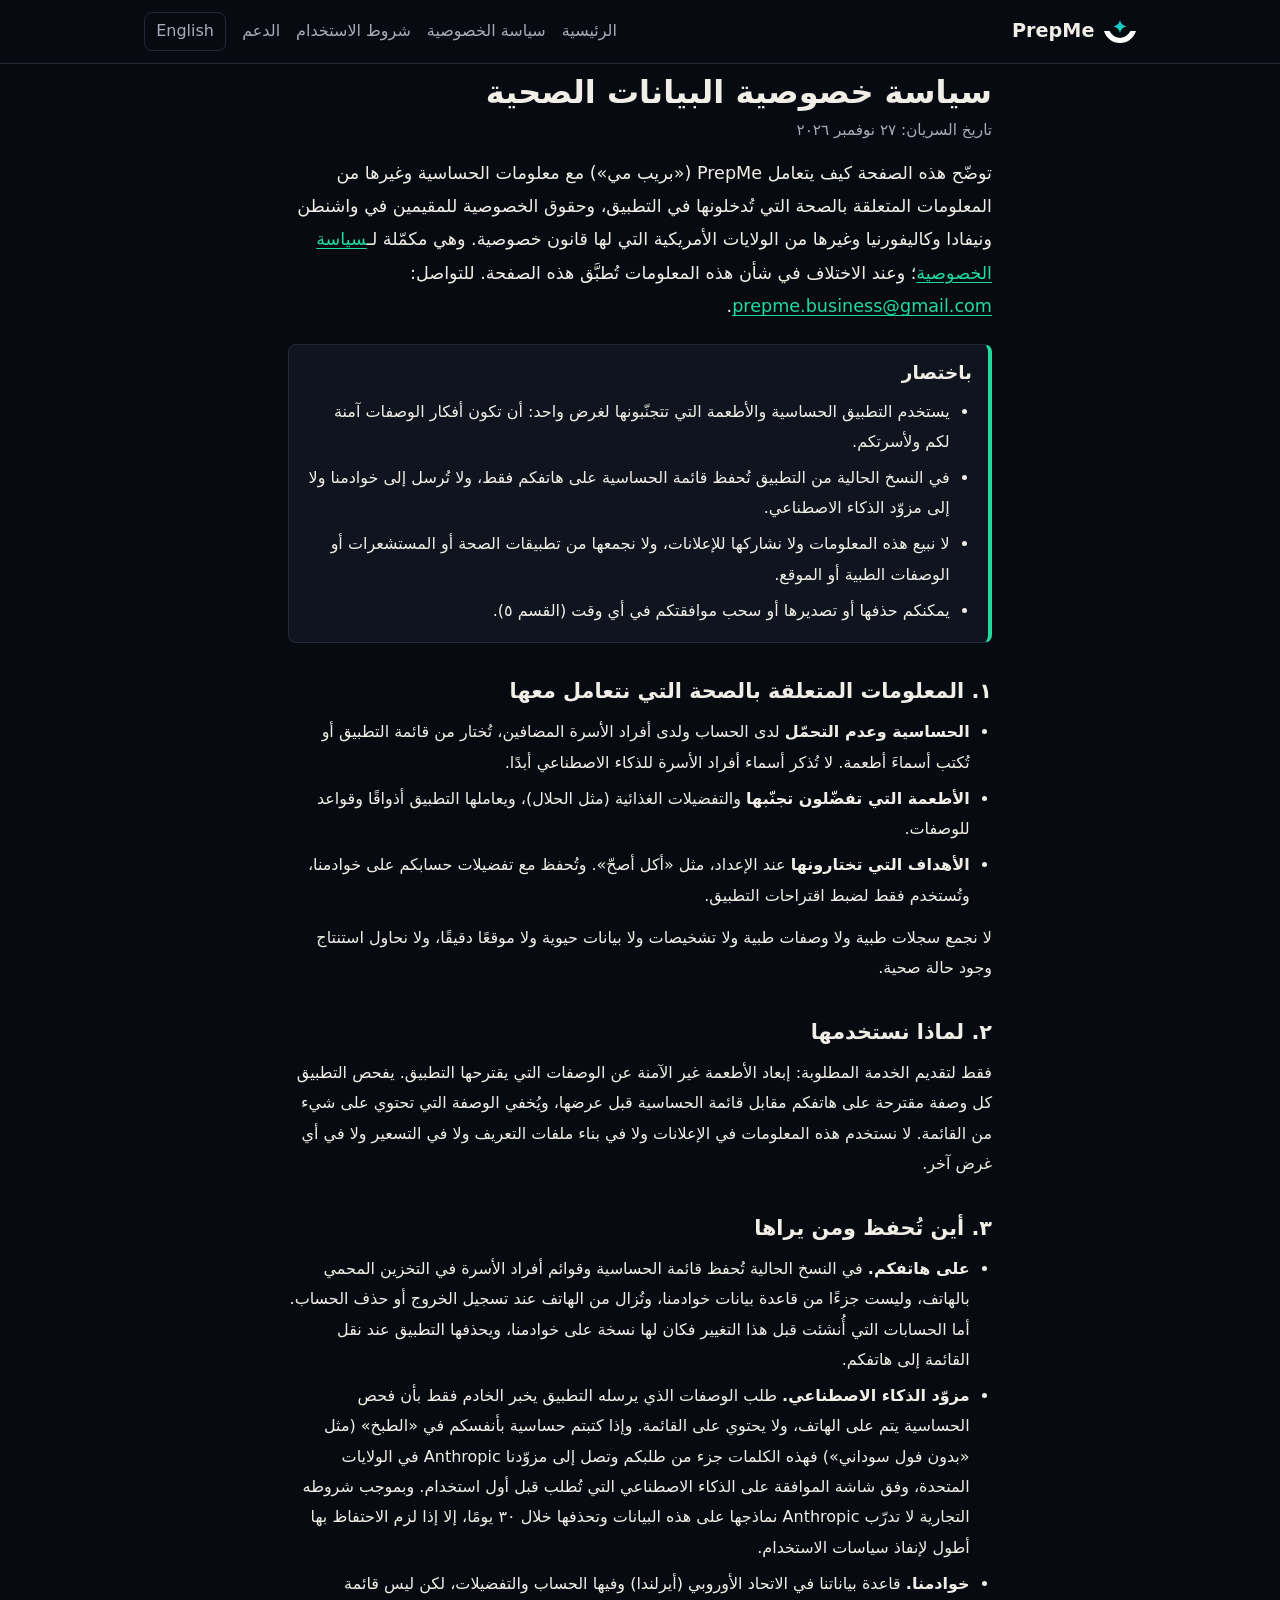
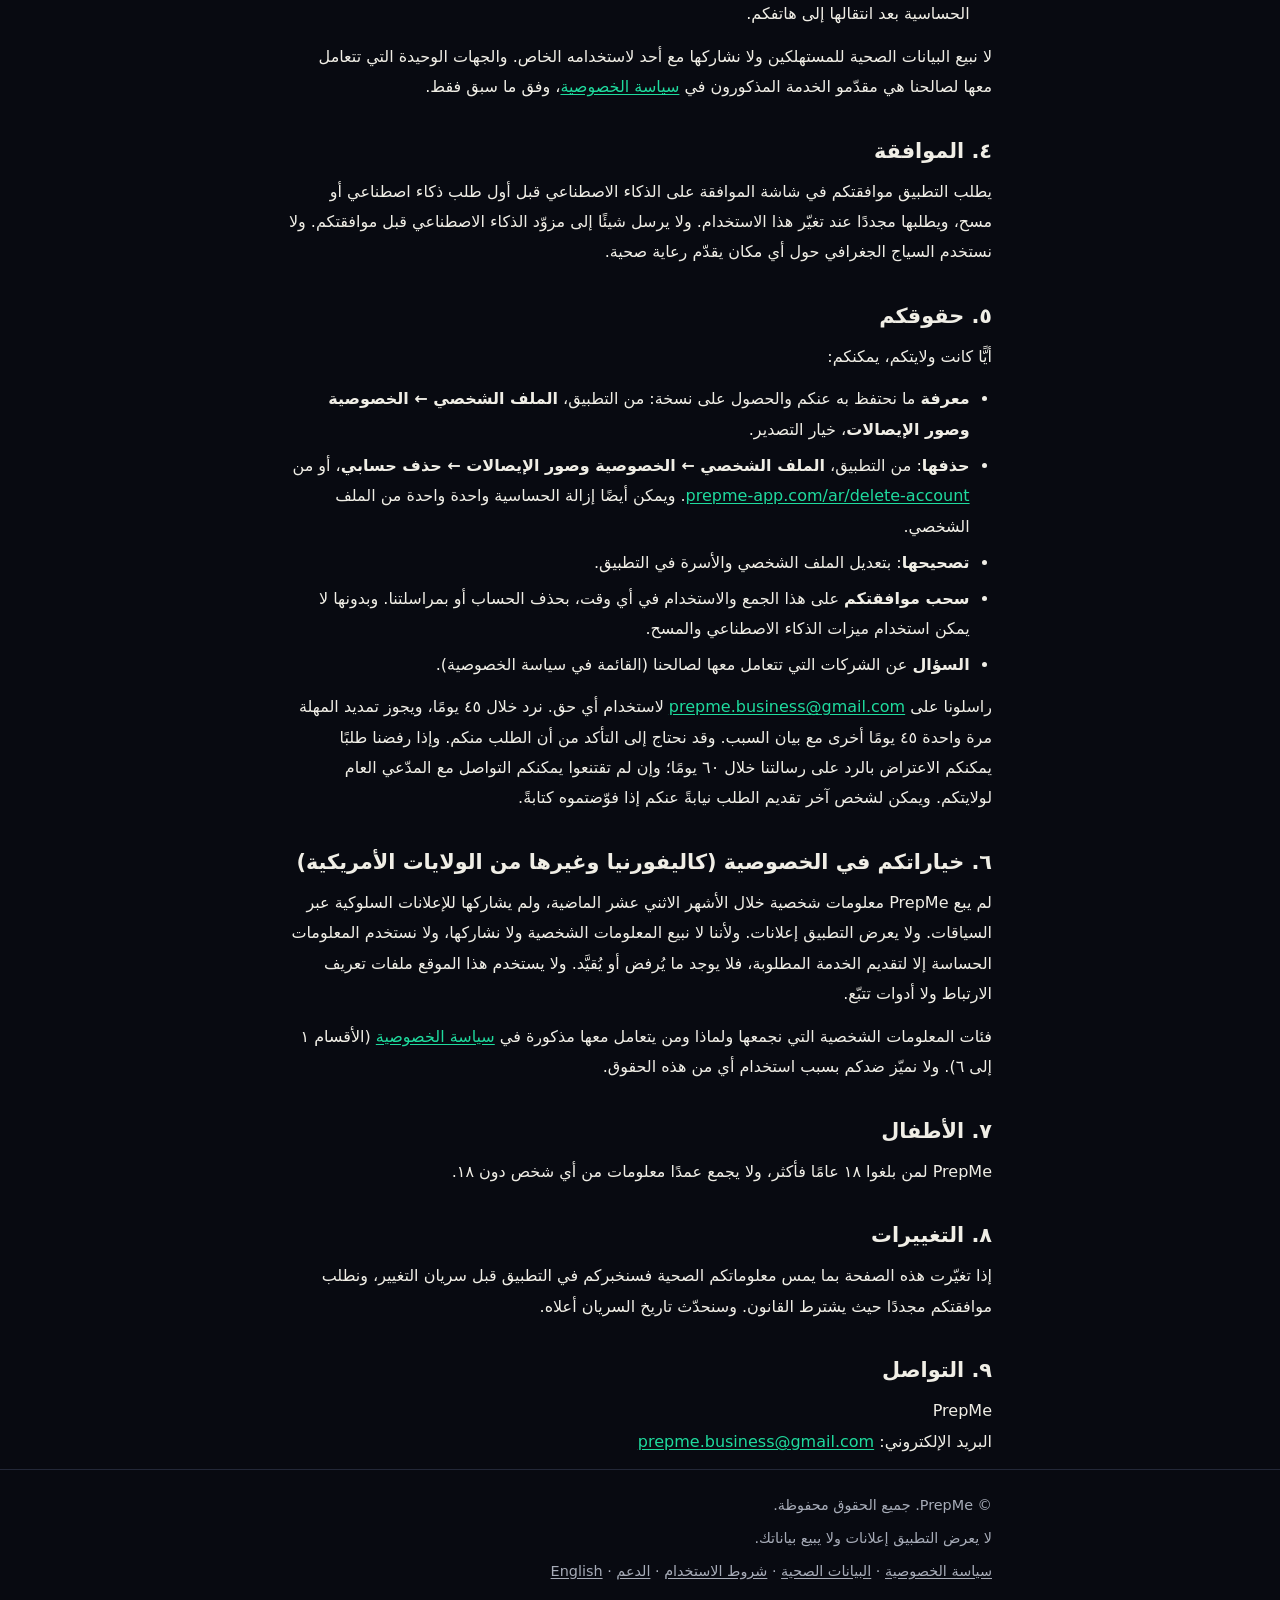
<file: ar/consumer-health-data/index.html>
<!doctype html>
<html lang="ar" dir="rtl">
<head>
<meta charset="utf-8">
<meta name="viewport" content="width=device-width, initial-scale=1">
<meta name="color-scheme" content="dark">
<meta name="theme-color" content="#080a11">
<title>سياسة خصوصية البيانات الصحية – بريب مي (PrepMe)</title>
<meta name="description" content="كيف يتعامل «بريب مي» مع معلومات الحساسية وغيرها من المعلومات المتعلقة بالصحة، وحقوق الخصوصية للمقيمين في الولايات المتحدة.">
<link rel="canonical" href="https://prepme-app.com/ar/consumer-health-data/">
<link rel="alternate" hreflang="ar" href="https://prepme-app.com/ar/consumer-health-data/">
<link rel="alternate" hreflang="en" href="https://prepme-app.com/consumer-health-data/">
<link rel="icon" href="../../assets/logo.svg" type="image/svg+xml">
<link rel="stylesheet" href="../../style.css">
</head>
<body>
<a class="skip" href="#main">انتقل إلى المحتوى</a>
<header class="site-header">
<div class="wrap bar">
<a class="brand" href="../"><img src="../../assets/logo.svg" alt="" width="32" height="23">PrepMe</a>
<nav aria-label="التنقل">
<a href="../">الرئيسية</a>
<a href="../privacy/">سياسة الخصوصية</a>
<a href="../terms/">شروط الاستخدام</a>
<a href="../support/">الدعم</a>
</nav>
<a class="lang" href="../../consumer-health-data/" hreflang="en" lang="en" title="اقرأ هذه الصفحة بالإنجليزية">English</a>
</div>
</header>
<main id="main" class="wrap">
<h1>سياسة خصوصية البيانات الصحية</h1>
<p class="meta">تاريخ السريان: ٢٧ نوفمبر ٢٠٢٦</p>

<p class="lead">توضّح هذه الصفحة كيف يتعامل PrepMe («بريب مي») مع معلومات الحساسية وغيرها من المعلومات المتعلقة بالصحة التي تُدخلونها في التطبيق، وحقوق الخصوصية للمقيمين في واشنطن ونيفادا وكاليفورنيا وغيرها من الولايات الأمريكية التي لها قانون خصوصية. وهي مكمّلة لـ<a href="../privacy/">سياسة الخصوصية</a>؛ وعند الاختلاف في شأن هذه المعلومات تُطبَّق هذه الصفحة. للتواصل: <a href="mailto:prepme.business@gmail.com" dir="ltr">prepme.business@gmail.com</a>.</p>

<div class="note">
<h2>باختصار</h2>
<ul>
<li>يستخدم التطبيق الحساسية والأطعمة التي تتجنّبونها لغرض واحد: أن تكون أفكار الوصفات آمنة لكم ولأسرتكم.</li>
<li>في النسخ الحالية من التطبيق تُحفظ قائمة الحساسية على هاتفكم فقط، ولا تُرسل إلى خوادمنا ولا إلى مزوّد الذكاء الاصطناعي.</li>
<li>لا نبيع هذه المعلومات ولا نشاركها للإعلانات، ولا نجمعها من تطبيقات الصحة أو المستشعرات أو الوصفات الطبية أو الموقع.</li>
<li>يمكنكم حذفها أو تصديرها أو سحب موافقتكم في أي وقت (القسم ٥).</li>
</ul>
</div>

<h2 id="what">١. المعلومات المتعلقة بالصحة التي نتعامل معها</h2>
<ul>
<li><strong>الحساسية وعدم التحمّل</strong> لدى الحساب ولدى أفراد الأسرة المضافين، تُختار من قائمة التطبيق أو تُكتب أسماءَ أطعمة. لا تُذكر أسماء أفراد الأسرة للذكاء الاصطناعي أبدًا.</li>
<li><strong>الأطعمة التي تفضّلون تجنّبها</strong> والتفضيلات الغذائية (مثل الحلال)، ويعاملها التطبيق أذواقًا وقواعد للوصفات.</li>
<li><strong>الأهداف التي تختارونها</strong> عند الإعداد، مثل «أكل أصحّ». وتُحفظ مع تفضيلات حسابكم على خوادمنا، وتُستخدم فقط لضبط اقتراحات التطبيق.</li>
</ul>
<p>لا نجمع سجلات طبية ولا وصفات طبية ولا تشخيصات ولا بيانات حيوية ولا موقعًا دقيقًا، ولا نحاول استنتاج وجود حالة صحية.</p>

<h2 id="why">٢. لماذا نستخدمها</h2>
<p>فقط لتقديم الخدمة المطلوبة: إبعاد الأطعمة غير الآمنة عن الوصفات التي يقترحها التطبيق. يفحص التطبيق كل وصفة مقترحة على هاتفكم مقابل قائمة الحساسية قبل عرضها، ويُخفي الوصفة التي تحتوي على شيء من القائمة. لا نستخدم هذه المعلومات في الإعلانات ولا في بناء ملفات التعريف ولا في التسعير ولا في أي غرض آخر.</p>

<h2 id="where">٣. أين تُحفظ ومن يراها</h2>
<ul>
<li><strong>على هاتفكم.</strong> في النسخ الحالية تُحفظ قائمة الحساسية وقوائم أفراد الأسرة في التخزين المحمي بالهاتف، وليست جزءًا من قاعدة بيانات خوادمنا، وتُزال من الهاتف عند تسجيل الخروج أو حذف الحساب. أما الحسابات التي أُنشئت قبل هذا التغيير فكان لها نسخة على خوادمنا، ويحذفها التطبيق عند نقل القائمة إلى هاتفكم.</li>
<li><strong>مزوّد الذكاء الاصطناعي.</strong> طلب الوصفات الذي يرسله التطبيق يخبر الخادم فقط بأن فحص الحساسية يتم على الهاتف، ولا يحتوي على القائمة. وإذا كتبتم حساسية بأنفسكم في «الطبخ» (مثل «بدون فول سوداني») فهذه الكلمات جزء من طلبكم وتصل إلى مزوّدنا Anthropic في الولايات المتحدة، وفق شاشة الموافقة على الذكاء الاصطناعي التي تُطلب قبل أول استخدام. وبموجب شروطه التجارية لا تدرّب Anthropic نماذجها على هذه البيانات وتحذفها خلال ٣٠ يومًا، إلا إذا لزم الاحتفاظ بها أطول لإنفاذ سياسات الاستخدام.</li>
<li><strong>خوادمنا.</strong> قاعدة بياناتنا في الاتحاد الأوروبي (أيرلندا) وفيها الحساب والتفضيلات، لكن ليس قائمة الحساسية بعد انتقالها إلى هاتفكم.</li>
</ul>
<p>لا نبيع البيانات الصحية للمستهلكين ولا نشاركها مع أحد لاستخدامه الخاص. والجهات الوحيدة التي تتعامل معها لصالحنا هي مقدّمو الخدمة المذكورون في <a href="../privacy/#processors">سياسة الخصوصية</a>، وفق ما سبق فقط.</p>

<h2 id="consent">٤. الموافقة</h2>
<p>يطلب التطبيق موافقتكم في شاشة الموافقة على الذكاء الاصطناعي قبل أول طلب ذكاء اصطناعي أو مسح، ويطلبها مجددًا عند تغيّر هذا الاستخدام. ولا يرسل شيئًا إلى مزوّد الذكاء الاصطناعي قبل موافقتكم. ولا نستخدم السياج الجغرافي حول أي مكان يقدّم رعاية صحية.</p>

<h2 id="rights">٥. حقوقكم</h2>
<p>أيًّا كانت ولايتكم، يمكنكم:</p>
<ul>
<li><strong>معرفة</strong> ما نحتفظ به عنكم والحصول على نسخة: من التطبيق، <strong>الملف الشخصي ← الخصوصية وصور الإيصالات</strong>، خيار التصدير.</li>
<li><strong>حذفها</strong>: من التطبيق، <strong>الملف الشخصي ← الخصوصية وصور الإيصالات ← حذف حسابي</strong>، أو من <a href="../delete-account/">prepme-app.com/ar/delete-account</a>. ويمكن أيضًا إزالة الحساسية واحدة واحدة من الملف الشخصي.</li>
<li><strong>تصحيحها</strong>: بتعديل الملف الشخصي والأسرة في التطبيق.</li>
<li><strong>سحب موافقتكم</strong> على هذا الجمع والاستخدام في أي وقت، بحذف الحساب أو بمراسلتنا. وبدونها لا يمكن استخدام ميزات الذكاء الاصطناعي والمسح.</li>
<li><strong>السؤال</strong> عن الشركات التي تتعامل معها لصالحنا (القائمة في سياسة الخصوصية).</li>
</ul>
<p>راسلونا على <a href="mailto:prepme.business@gmail.com" dir="ltr">prepme.business@gmail.com</a> لاستخدام أي حق. نرد خلال ٤٥ يومًا، ويجوز تمديد المهلة مرة واحدة ٤٥ يومًا أخرى مع بيان السبب. وقد نحتاج إلى التأكد من أن الطلب منكم. وإذا رفضنا طلبًا يمكنكم الاعتراض بالرد على رسالتنا خلال ٦٠ يومًا؛ وإن لم تقتنعوا يمكنكم التواصل مع المدّعي العام لولايتكم. ويمكن لشخص آخر تقديم الطلب نيابةً عنكم إذا فوّضتموه كتابةً.</p>

<h2 id="choices">٦. خياراتكم في الخصوصية (كاليفورنيا وغيرها من الولايات الأمريكية)</h2>
<p>لم يبع PrepMe معلومات شخصية خلال الأشهر الاثني عشر الماضية، ولم يشاركها للإعلانات السلوكية عبر السياقات. ولا يعرض التطبيق إعلانات. ولأننا لا نبيع المعلومات الشخصية ولا نشاركها، ولا نستخدم المعلومات الحساسة إلا لتقديم الخدمة المطلوبة، فلا يوجد ما يُرفض أو يُقيَّد. ولا يستخدم هذا الموقع ملفات تعريف الارتباط ولا أدوات تتبّع.</p>
<p>فئات المعلومات الشخصية التي نجمعها ولماذا ومن يتعامل معها مذكورة في <a href="../privacy/">سياسة الخصوصية</a> (الأقسام ١ إلى ٦). ولا نميّز ضدكم بسبب استخدام أي من هذه الحقوق.</p>

<h2 id="children">٧. الأطفال</h2>
<p>PrepMe لمن بلغوا ١٨ عامًا فأكثر، ولا يجمع عمدًا معلومات من أي شخص دون ١٨.</p>

<h2 id="changes">٨. التغييرات</h2>
<p>إذا تغيّرت هذه الصفحة بما يمس معلوماتكم الصحية فسنخبركم في التطبيق قبل سريان التغيير، ونطلب موافقتكم مجددًا حيث يشترط القانون. وسنحدّث تاريخ السريان أعلاه.</p>

<h2 id="contact">٩. التواصل</h2>
<p>PrepMe<br>البريد الإلكتروني: <a href="mailto:prepme.business@gmail.com" dir="ltr">prepme.business@gmail.com</a></p>
</main>
<footer class="site-footer">
<div class="wrap">
<p>© PrepMe. جميع الحقوق محفوظة.</p>
<p>لا يعرض التطبيق إعلانات ولا يبيع بياناتك.</p>
<p><a href="../privacy/">سياسة الخصوصية</a> · <a href="./" aria-current="page">البيانات الصحية</a> · <a href="../terms/">شروط الاستخدام</a> · <a href="../support/">الدعم</a> · <a href="../../consumer-health-data/" hreflang="en" lang="en">English</a></p>
</div>
</footer>
</body>
</html>
</file>
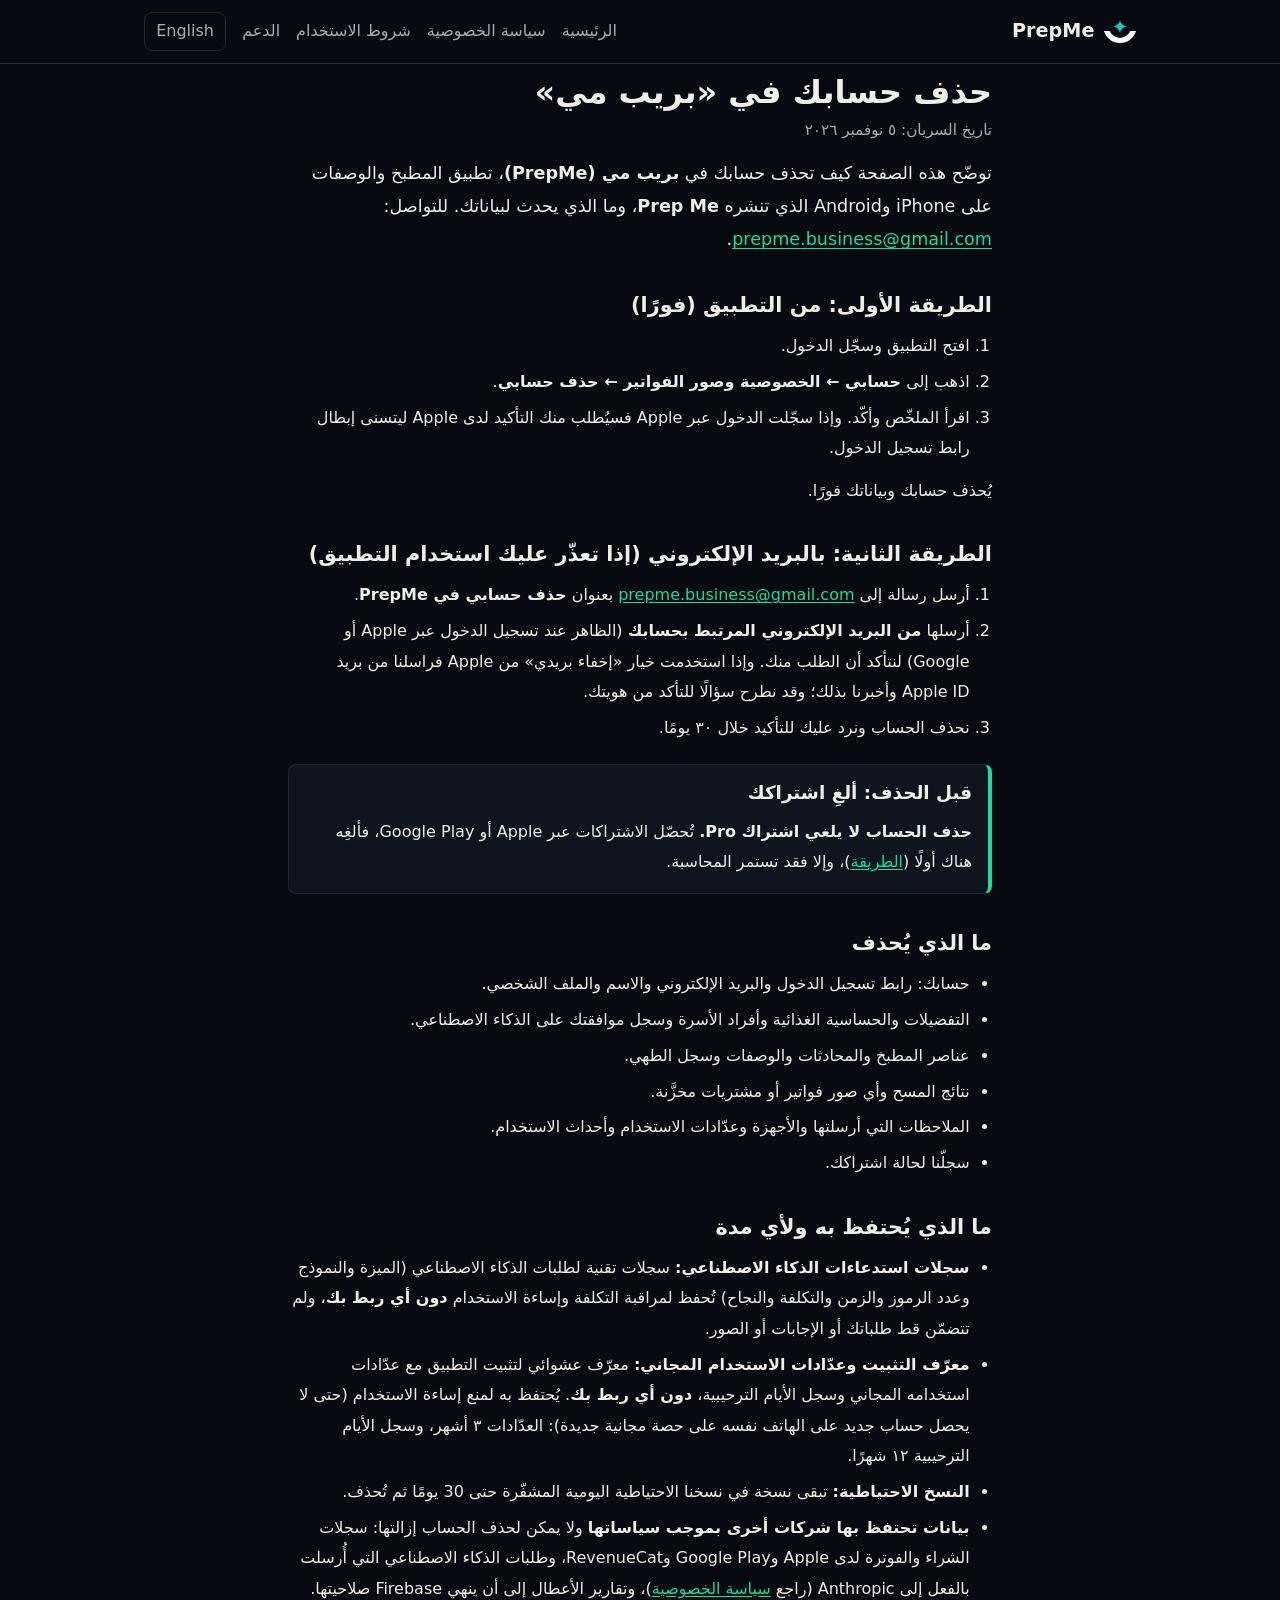
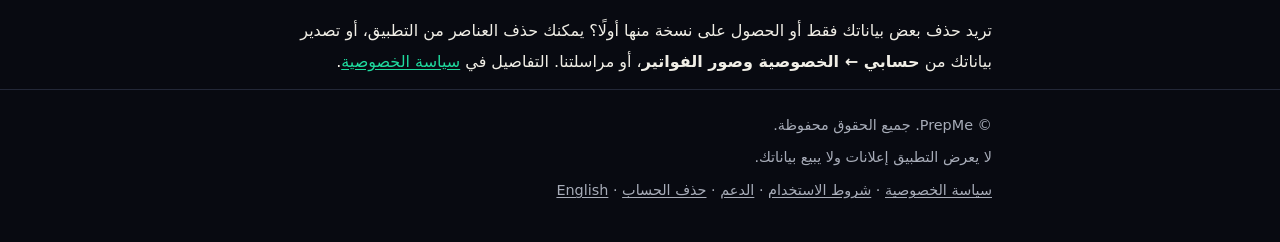
<file: ar/delete-account/index.html>
<!doctype html>
<html lang="ar" dir="rtl">
<head>
<meta charset="utf-8">
<meta http-equiv="Content-Security-Policy" content="default-src 'none'; img-src 'self' data:; style-src 'self'; font-src 'self'; base-uri 'none'; form-action 'none'; object-src 'none'; upgrade-insecure-requests; script-src 'none'">
<meta name="referrer" content="strict-origin-when-cross-origin">
<meta name="viewport" content="width=device-width, initial-scale=1">
<meta name="color-scheme" content="dark">
<meta name="theme-color" content="#080a11">
<title>حذف حسابك – بريب مي (PrepMe)</title>
<meta name="description" content="كيف تحذف حسابك وبياناتك في «بريب مي» من التطبيق أو بالبريد الإلكتروني، وما الذي يُحذف وما الذي يُحتفظ به.">
<link rel="canonical" href="https://prepme-app.com/ar/delete-account/">
<link rel="alternate" hreflang="ar" href="https://prepme-app.com/ar/delete-account/">
<link rel="alternate" hreflang="en" href="https://prepme-app.com/delete-account/">
<link rel="icon" href="../../assets/logo.svg" type="image/svg+xml">
<link rel="stylesheet" href="../../style.css">
</head>
<body>
<a class="skip" href="#main">انتقل إلى المحتوى</a>
<header class="site-header">
<div class="wrap bar">
<a class="brand" href="../"><img src="../../assets/logo.svg" alt="" width="32" height="23">PrepMe</a>
<nav aria-label="التنقل">
<a href="../">الرئيسية</a>
<a href="../privacy/">سياسة الخصوصية</a>
<a href="../terms/">شروط الاستخدام</a>
<a href="../support/">الدعم</a>
</nav>
<a class="lang" href="../../delete-account/" hreflang="en" lang="en" title="اقرأ هذه الصفحة بالإنجليزية">English</a>
</div>
</header>
<main id="main" class="wrap">
<h1>حذف حسابك في «بريب مي»</h1>
<p class="meta">تاريخ السريان: ٥ نوفمبر ٢٠٢٦</p>

<p class="lead">توضّح هذه الصفحة كيف تحذف حسابك في <strong>بريب مي (PrepMe)</strong>، تطبيق المطبخ والوصفات على iPhone وAndroid الذي تنشره <strong>Prep Me</strong>، وما الذي يحدث لبياناتك. للتواصل: <a href="mailto:prepme.business@gmail.com" dir="ltr">prepme.business@gmail.com</a>.</p>

<h2 id="in-app">الطريقة الأولى: من التطبيق (فورًا)</h2>
<ol>
<li>افتح التطبيق وسجّل الدخول.</li>
<li>اذهب إلى <strong>حسابي ← الخصوصية وصور الفواتير ← حذف حسابي</strong>.</li>
<li>اقرأ الملخّص وأكّد. وإذا سجّلت الدخول عبر Apple فسيُطلب منك التأكيد لدى Apple ليتسنى إبطال رابط تسجيل الدخول.</li>
</ol>
<p>يُحذف حسابك وبياناتك فورًا.</p>

<h2 id="email">الطريقة الثانية: بالبريد الإلكتروني (إذا تعذّر عليك استخدام التطبيق)</h2>
<ol>
<li>أرسل رسالة إلى <a href="mailto:prepme.business@gmail.com?subject=Delete%20my%20PrepMe%20account" dir="ltr">prepme.business@gmail.com</a> بعنوان <strong>حذف حسابي في PrepMe</strong>.</li>
<li>أرسلها <strong>من البريد الإلكتروني المرتبط بحسابك</strong> (الظاهر عند تسجيل الدخول عبر Apple أو Google) لنتأكد أن الطلب منك. وإذا استخدمت خيار «إخفاء بريدي» من Apple فراسلنا من بريد Apple ID وأخبرنا بذلك؛ وقد نطرح سؤالًا للتأكد من هويتك.</li>
<li>نحذف الحساب ونرد عليك للتأكيد خلال ٣٠ يومًا.</li>
</ol>

<div class="note">
<h2>قبل الحذف: ألغِ اشتراكك</h2>
<p><strong>حذف الحساب لا يلغي اشتراك Pro.</strong> تُحصّل الاشتراكات عبر Apple أو Google Play، فألغِه هناك أولًا (<a href="../support/#cancel">الطريقة</a>)، وإلا فقد تستمر المحاسبة.</p>
</div>

<h2 id="deleted">ما الذي يُحذف</h2>
<ul>
<li>حسابك: رابط تسجيل الدخول والبريد الإلكتروني والاسم والملف الشخصي.</li>
<li>التفضيلات والحساسية الغذائية وأفراد الأسرة وسجل موافقتك على الذكاء الاصطناعي.</li>
<li>عناصر المطبخ والمحادثات والوصفات وسجل الطهي.</li>
<li>نتائج المسح وأي صور فواتير أو مشتريات مخزَّنة.</li>
<li>الملاحظات التي أرسلتها والأجهزة وعدّادات الاستخدام وأحداث الاستخدام.</li>
<li>سجلّنا لحالة اشتراكك.</li>
</ul>

<h2 id="kept">ما الذي يُحتفظ به ولأي مدة</h2>
<ul>
<li><strong>سجلات استدعاءات الذكاء الاصطناعي:</strong> سجلات تقنية لطلبات الذكاء الاصطناعي (الميزة والنموذج وعدد الرموز والزمن والتكلفة والنجاح) تُحفظ لمراقبة التكلفة وإساءة الاستخدام <strong>دون أي ربط بك</strong>، ولم تتضمّن قط طلباتك أو الإجابات أو الصور.</li>
<li><strong>معرّف التثبيت وعدّادات الاستخدام المجاني:</strong> معرّف عشوائي لتثبيت التطبيق مع عدّادات استخدامه المجاني وسجل الأيام الترحيبية، <strong>دون أي ربط بك</strong>. يُحتفظ به لمنع إساءة الاستخدام (حتى لا يحصل حساب جديد على الهاتف نفسه على حصة مجانية جديدة): العدّادات ٣ أشهر، وسجل الأيام الترحيبية ١٢ شهرًا.</li>
<li><strong>النسخ الاحتياطية:</strong> تبقى نسخة في نسخنا الاحتياطية اليومية المشفّرة حتى 30 يومًا ثم تُحذف.</li>
<li><strong>بيانات تحتفظ بها شركات أخرى بموجب سياساتها</strong> ولا يمكن لحذف الحساب إزالتها: سجلات الشراء والفوترة لدى Apple وGoogle Play وRevenueCat، وطلبات الذكاء الاصطناعي التي أُرسلت بالفعل إلى Anthropic (راجع <a href="../privacy/#processors">سياسة الخصوصية</a>)، وتقارير الأعطال إلى أن ينهي Firebase صلاحيتها.</li>
</ul>

<p>تريد حذف بعض بياناتك فقط أو الحصول على نسخة منها أولًا؟ يمكنك حذف العناصر من التطبيق، أو تصدير بياناتك من <strong>حسابي ← الخصوصية وصور الفواتير</strong>، أو مراسلتنا. التفاصيل في <a href="../privacy/">سياسة الخصوصية</a>.</p>
</main>
<footer class="site-footer">
<div class="wrap">
<p>© PrepMe. جميع الحقوق محفوظة.</p>
<p>لا يعرض التطبيق إعلانات ولا يبيع بياناتك.</p>
<p><a href="../privacy/">سياسة الخصوصية</a> · <a href="../terms/">شروط الاستخدام</a> · <a href="../support/">الدعم</a> · <a href="./" aria-current="page">حذف الحساب</a> · <a href="../../delete-account/" hreflang="en" lang="en">English</a></p>
</div>
</footer>
</body>
</html>
</file>
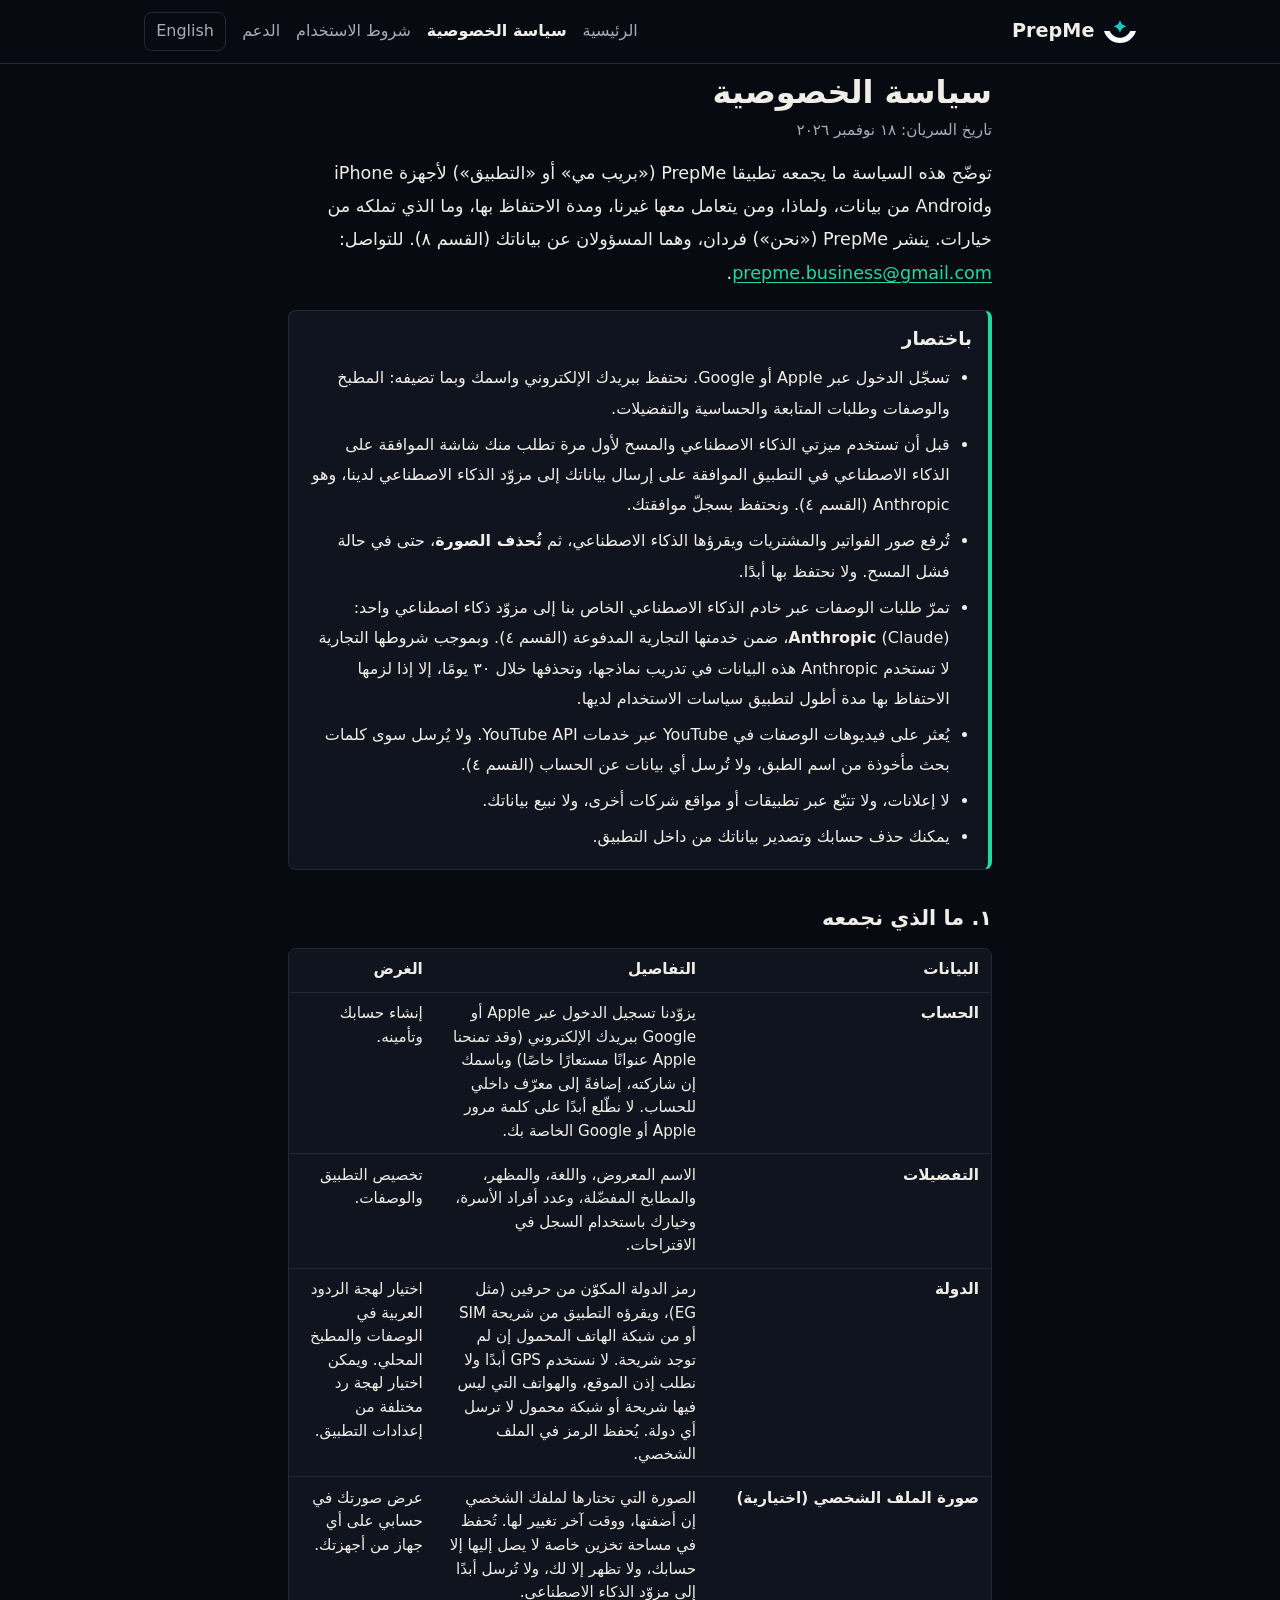
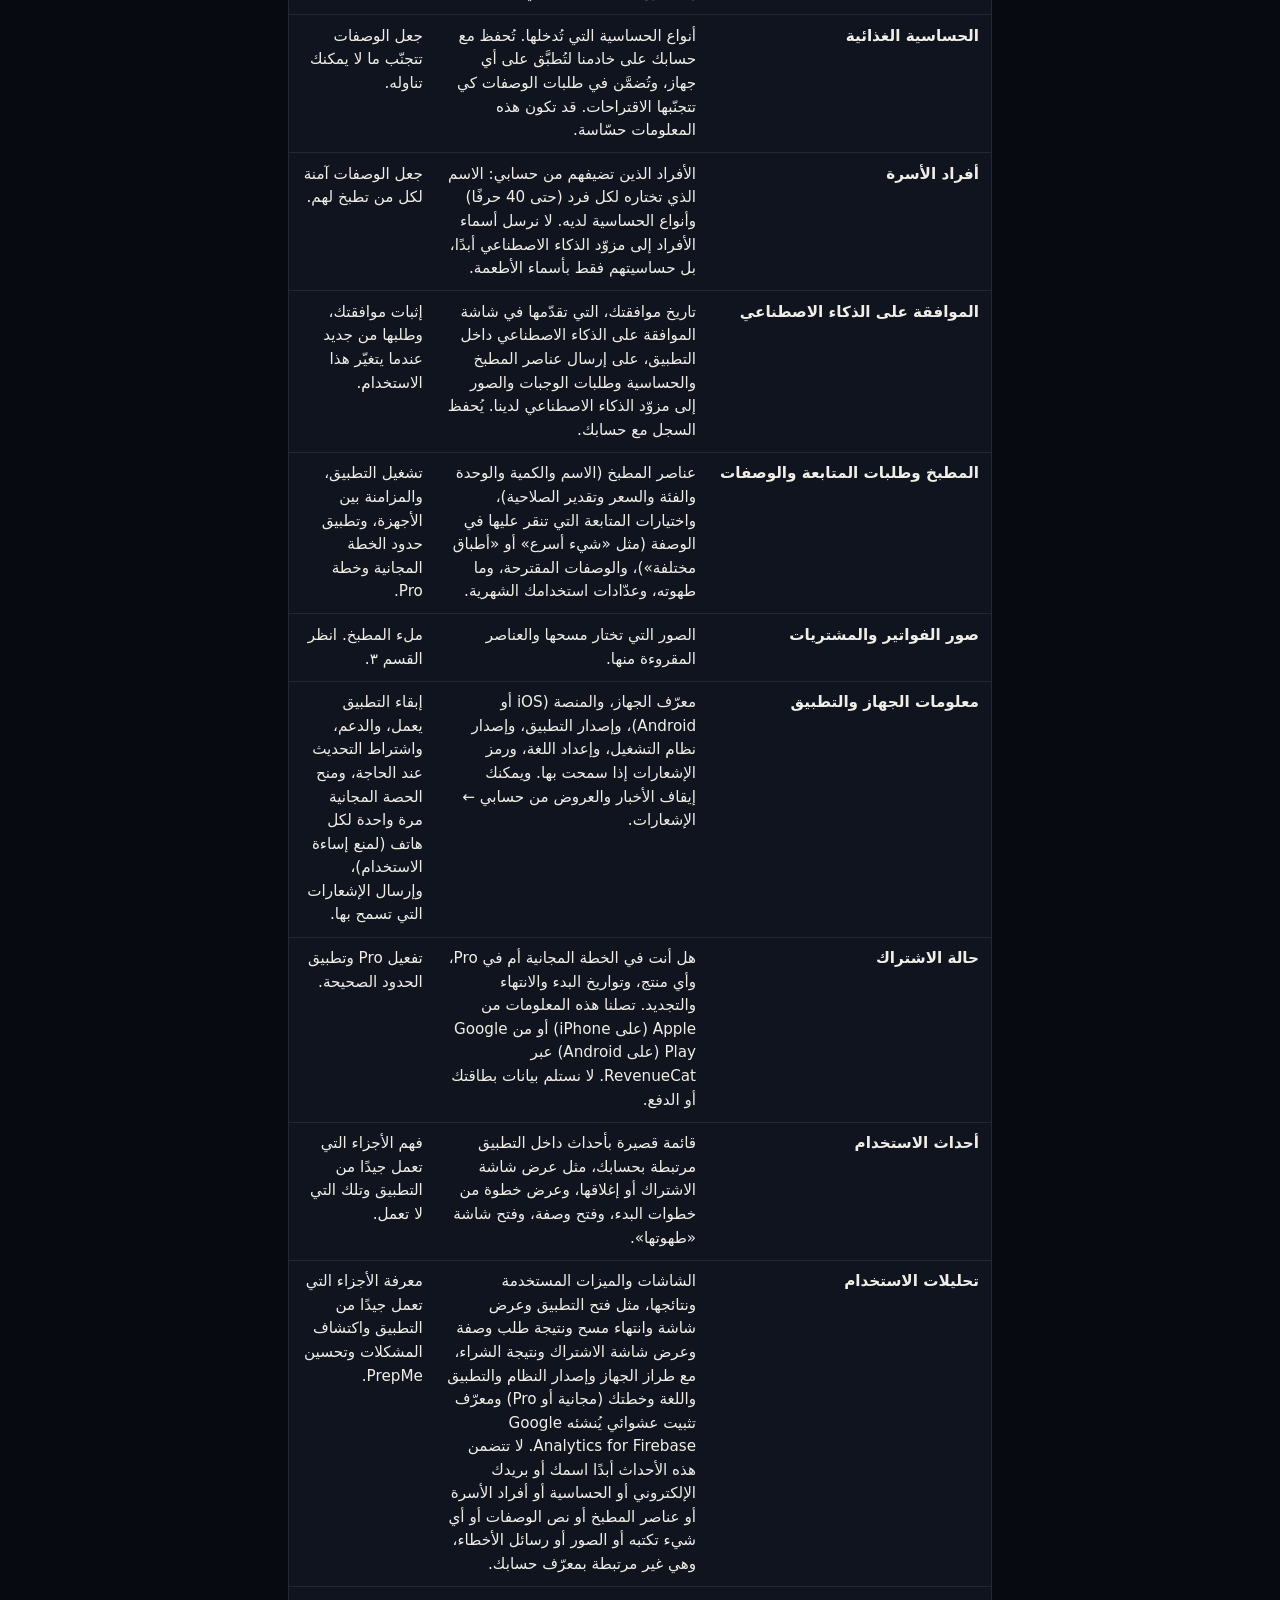
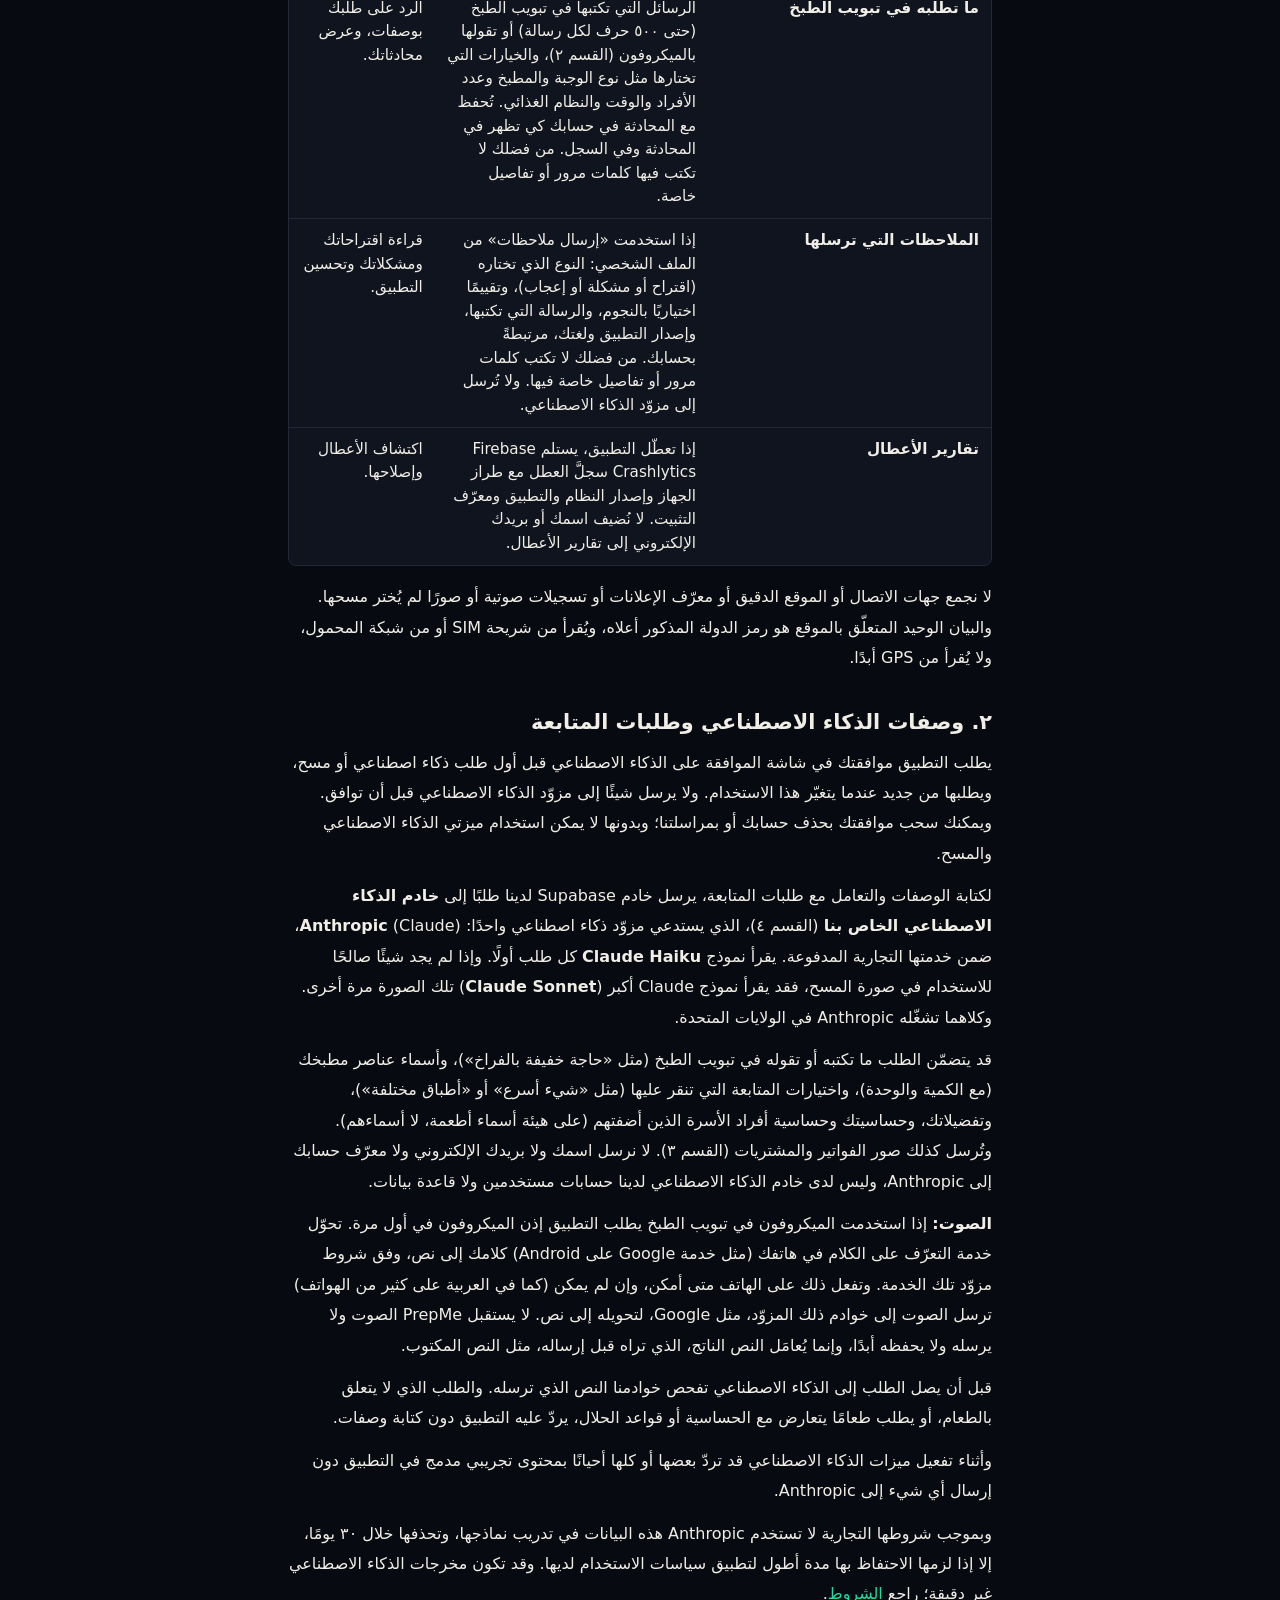
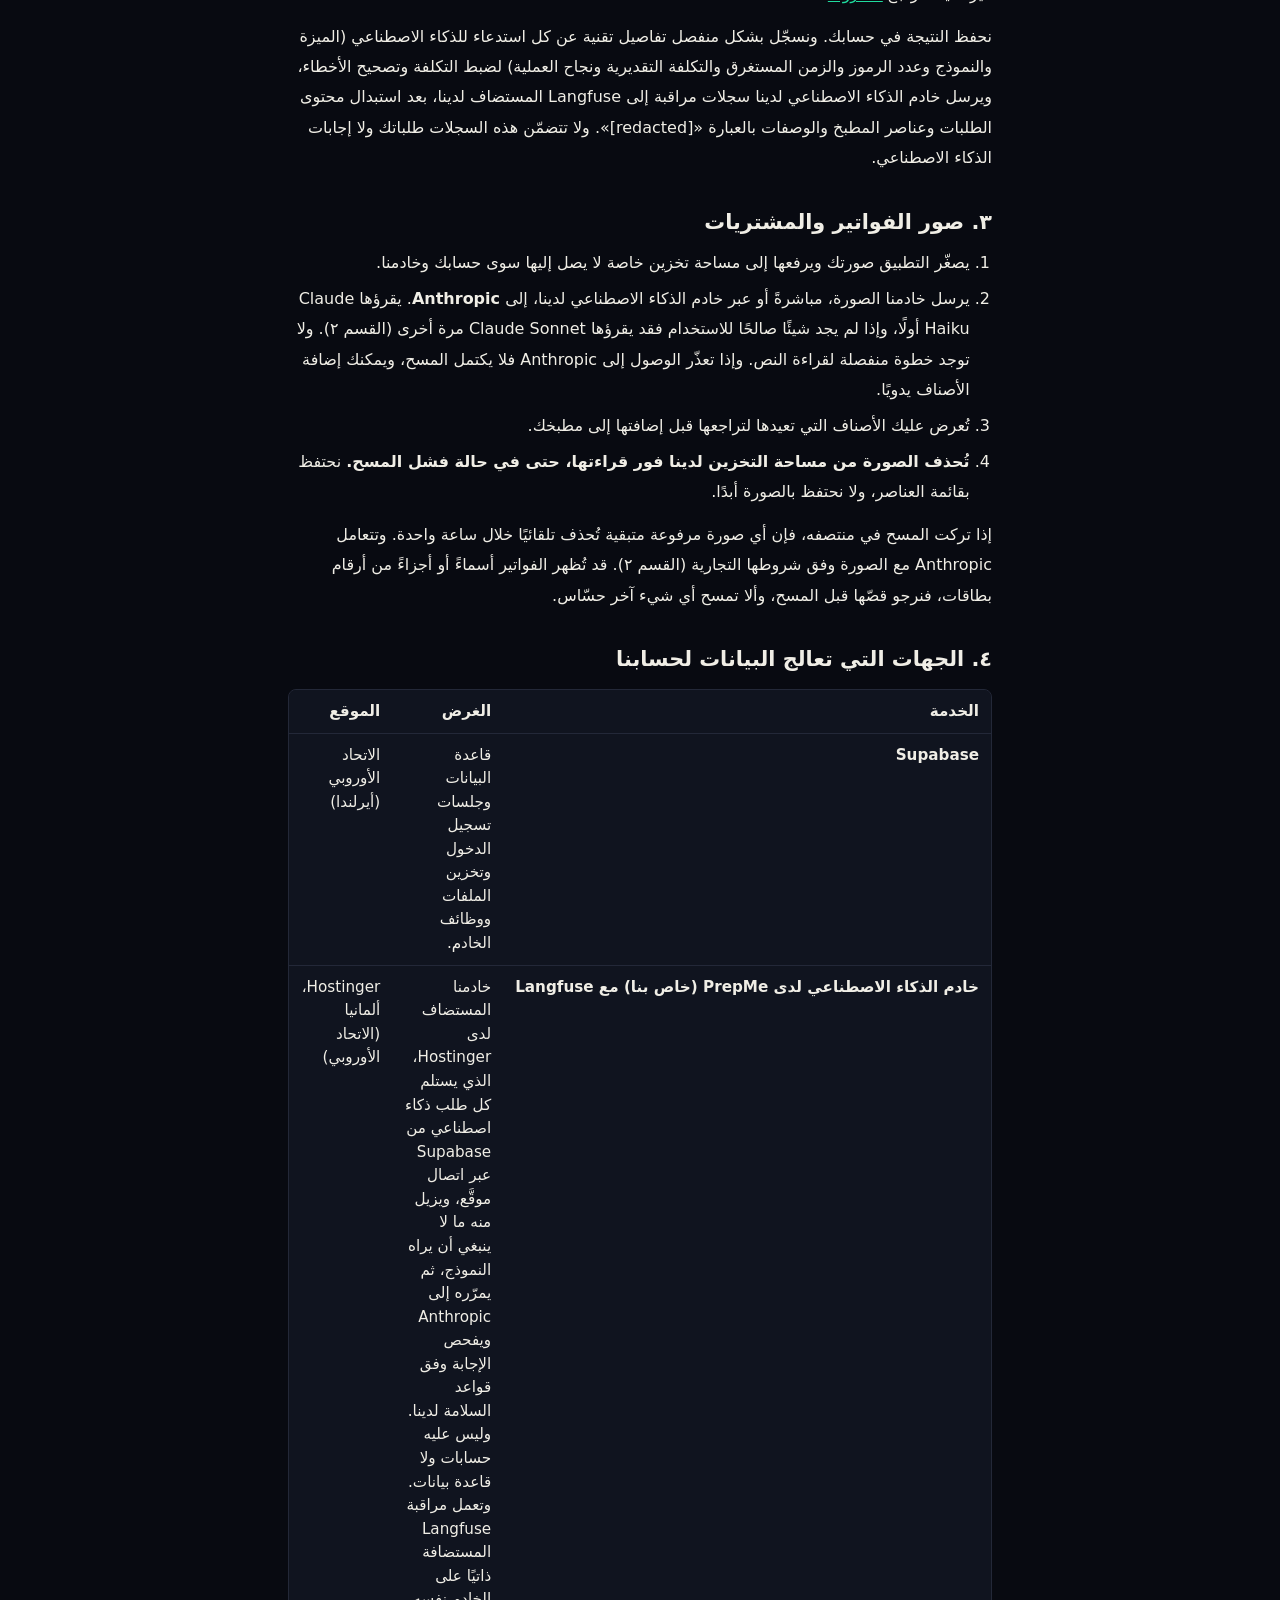
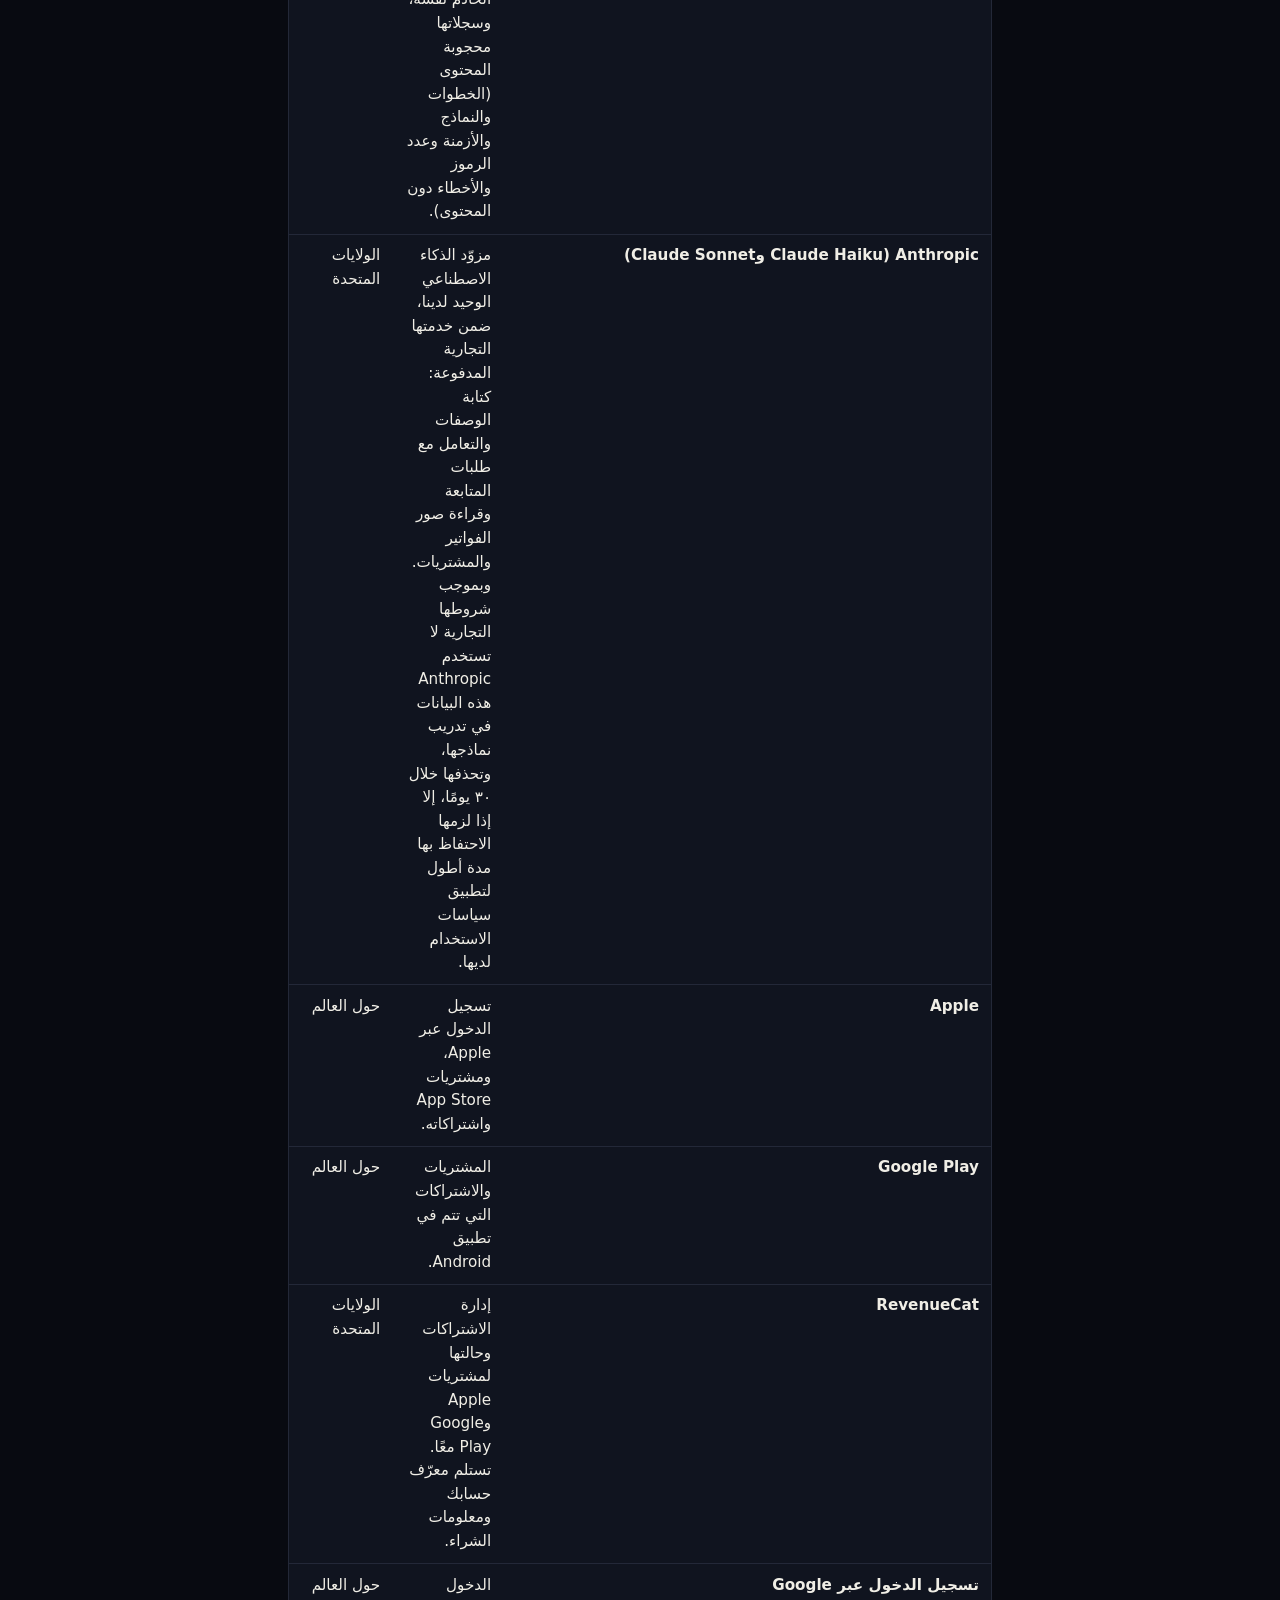
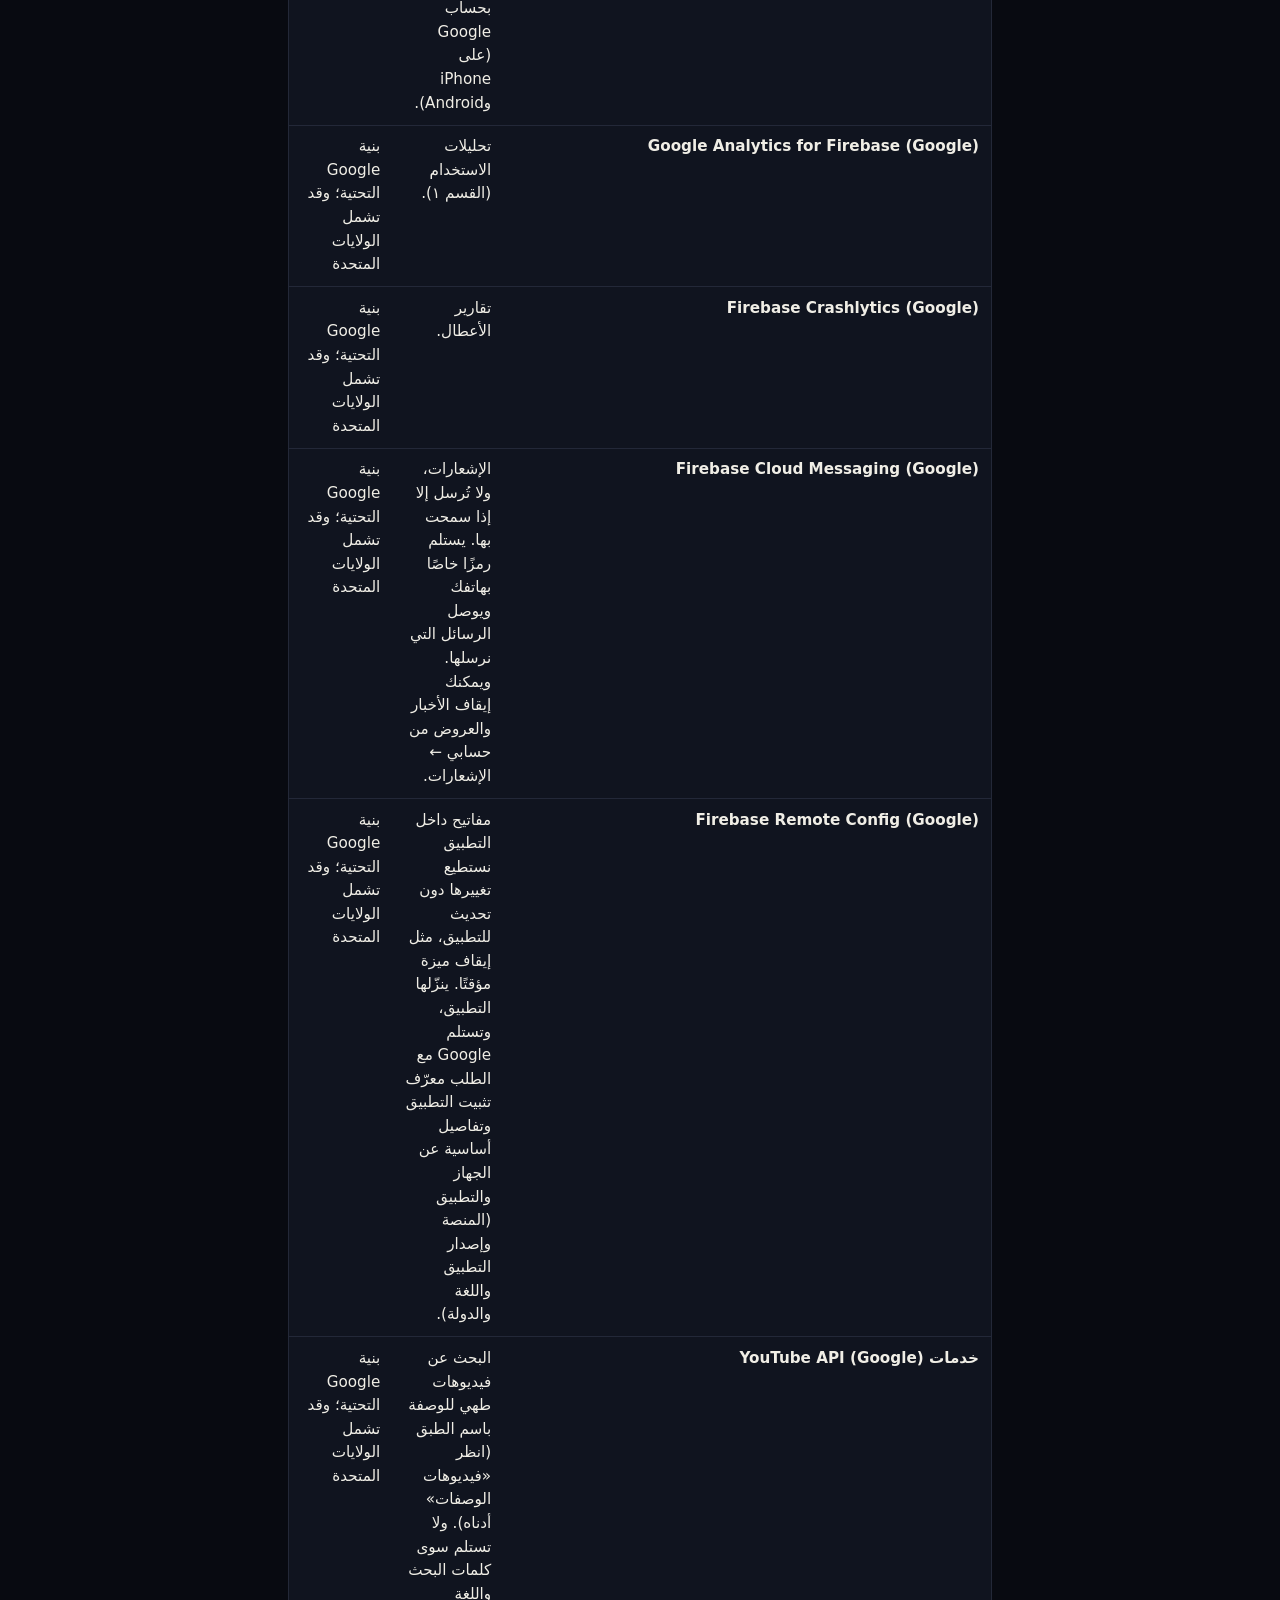
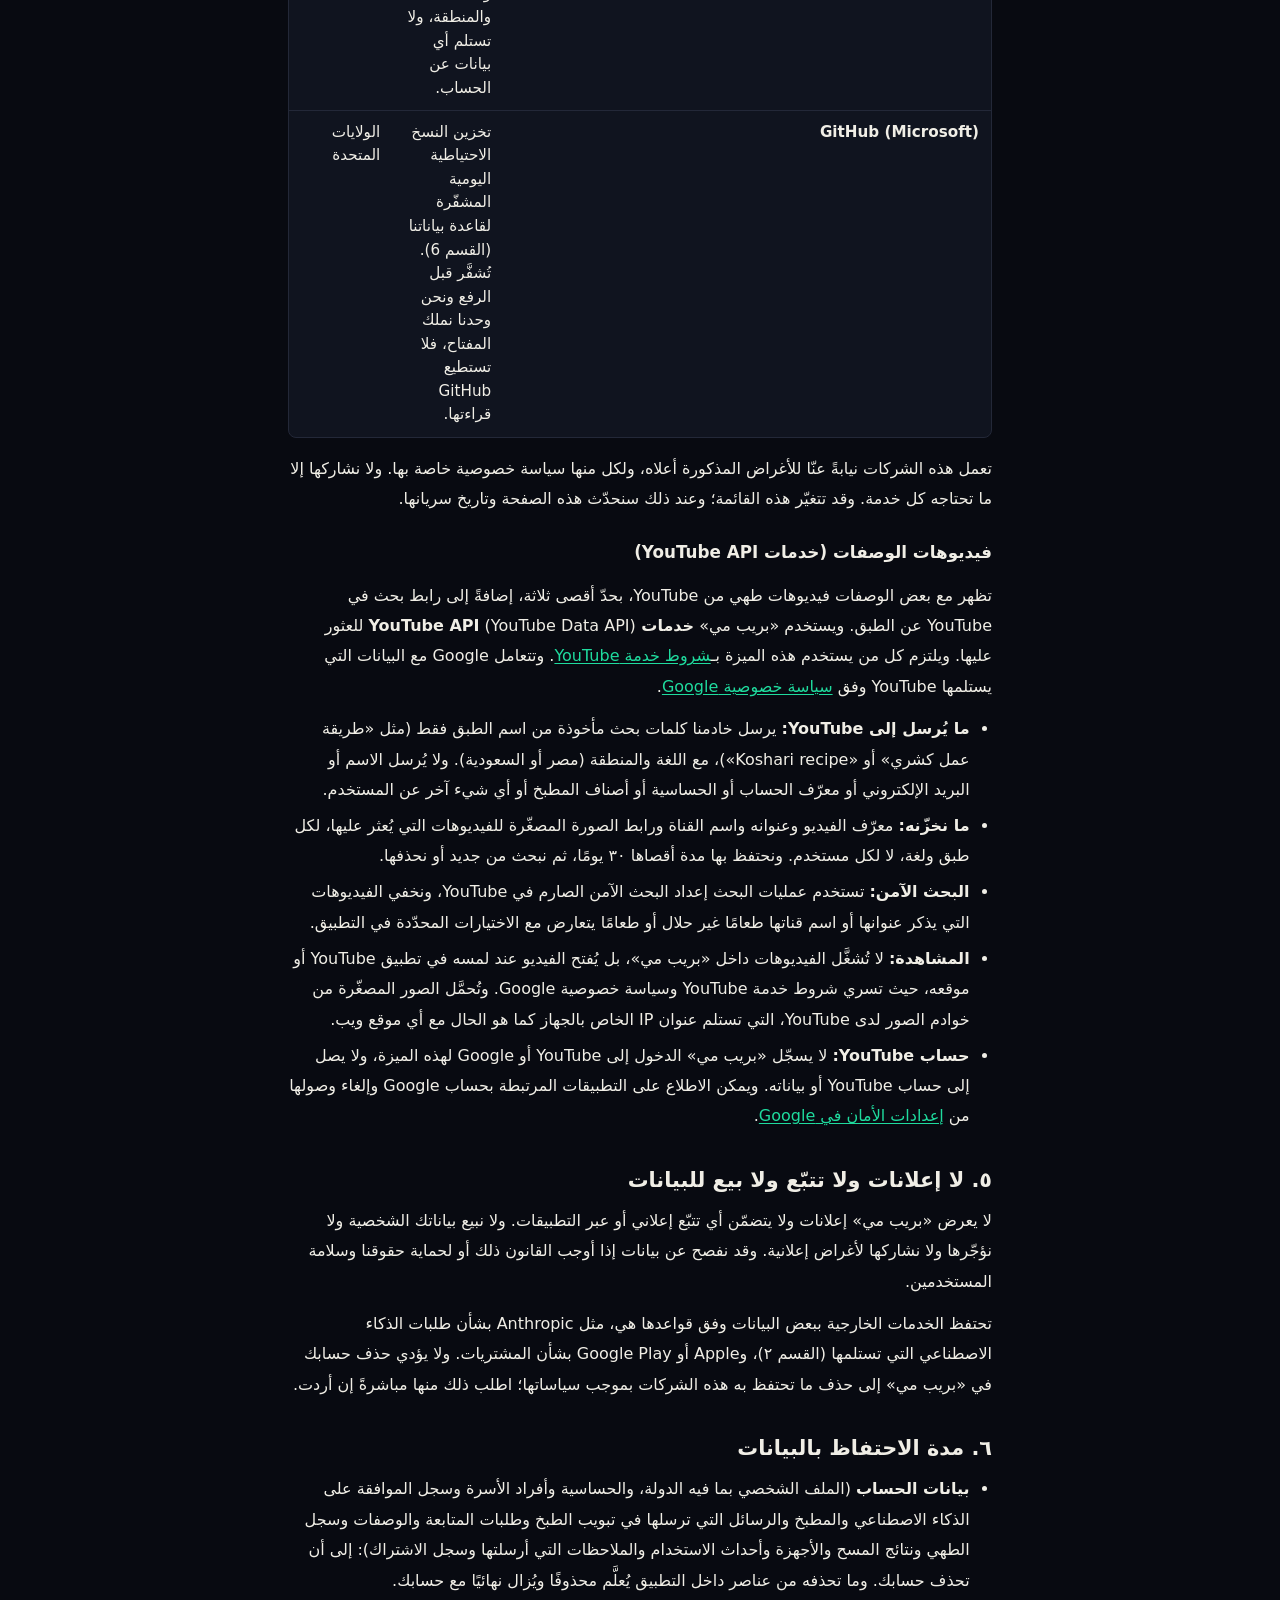
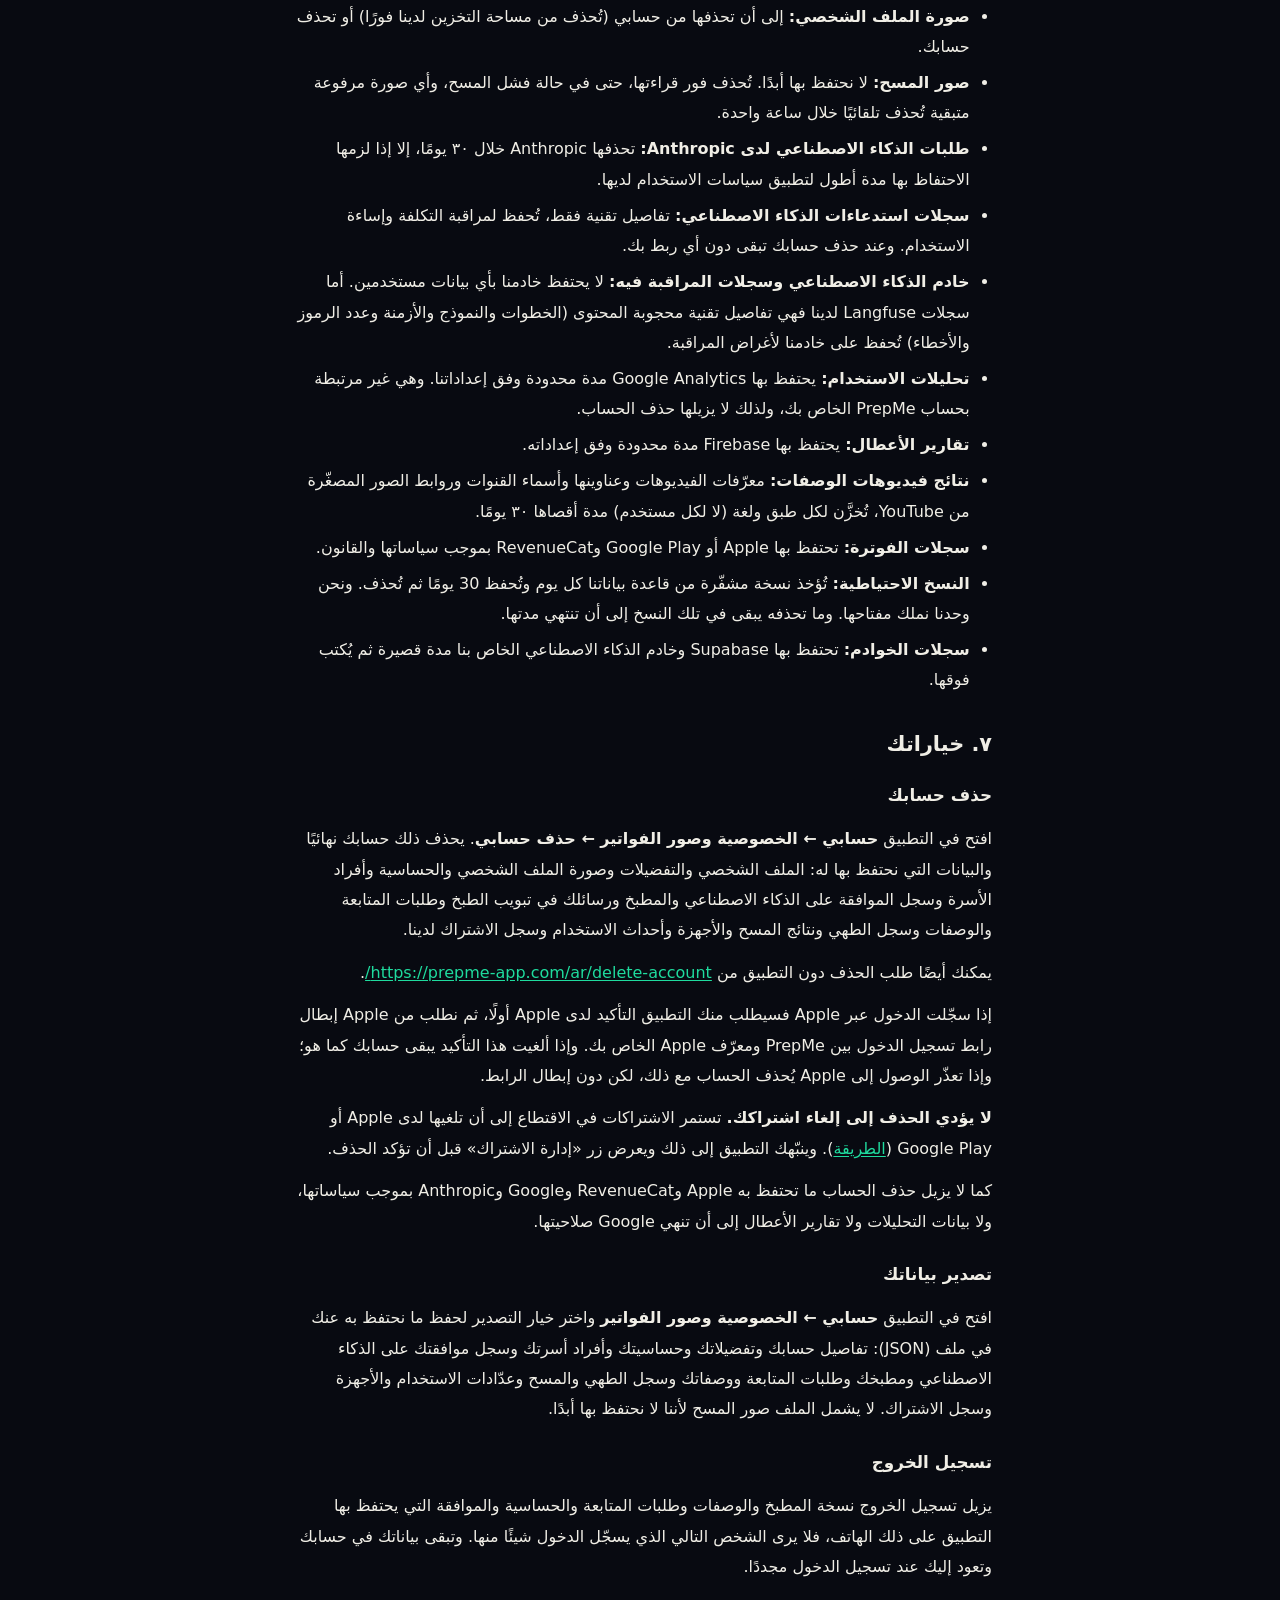
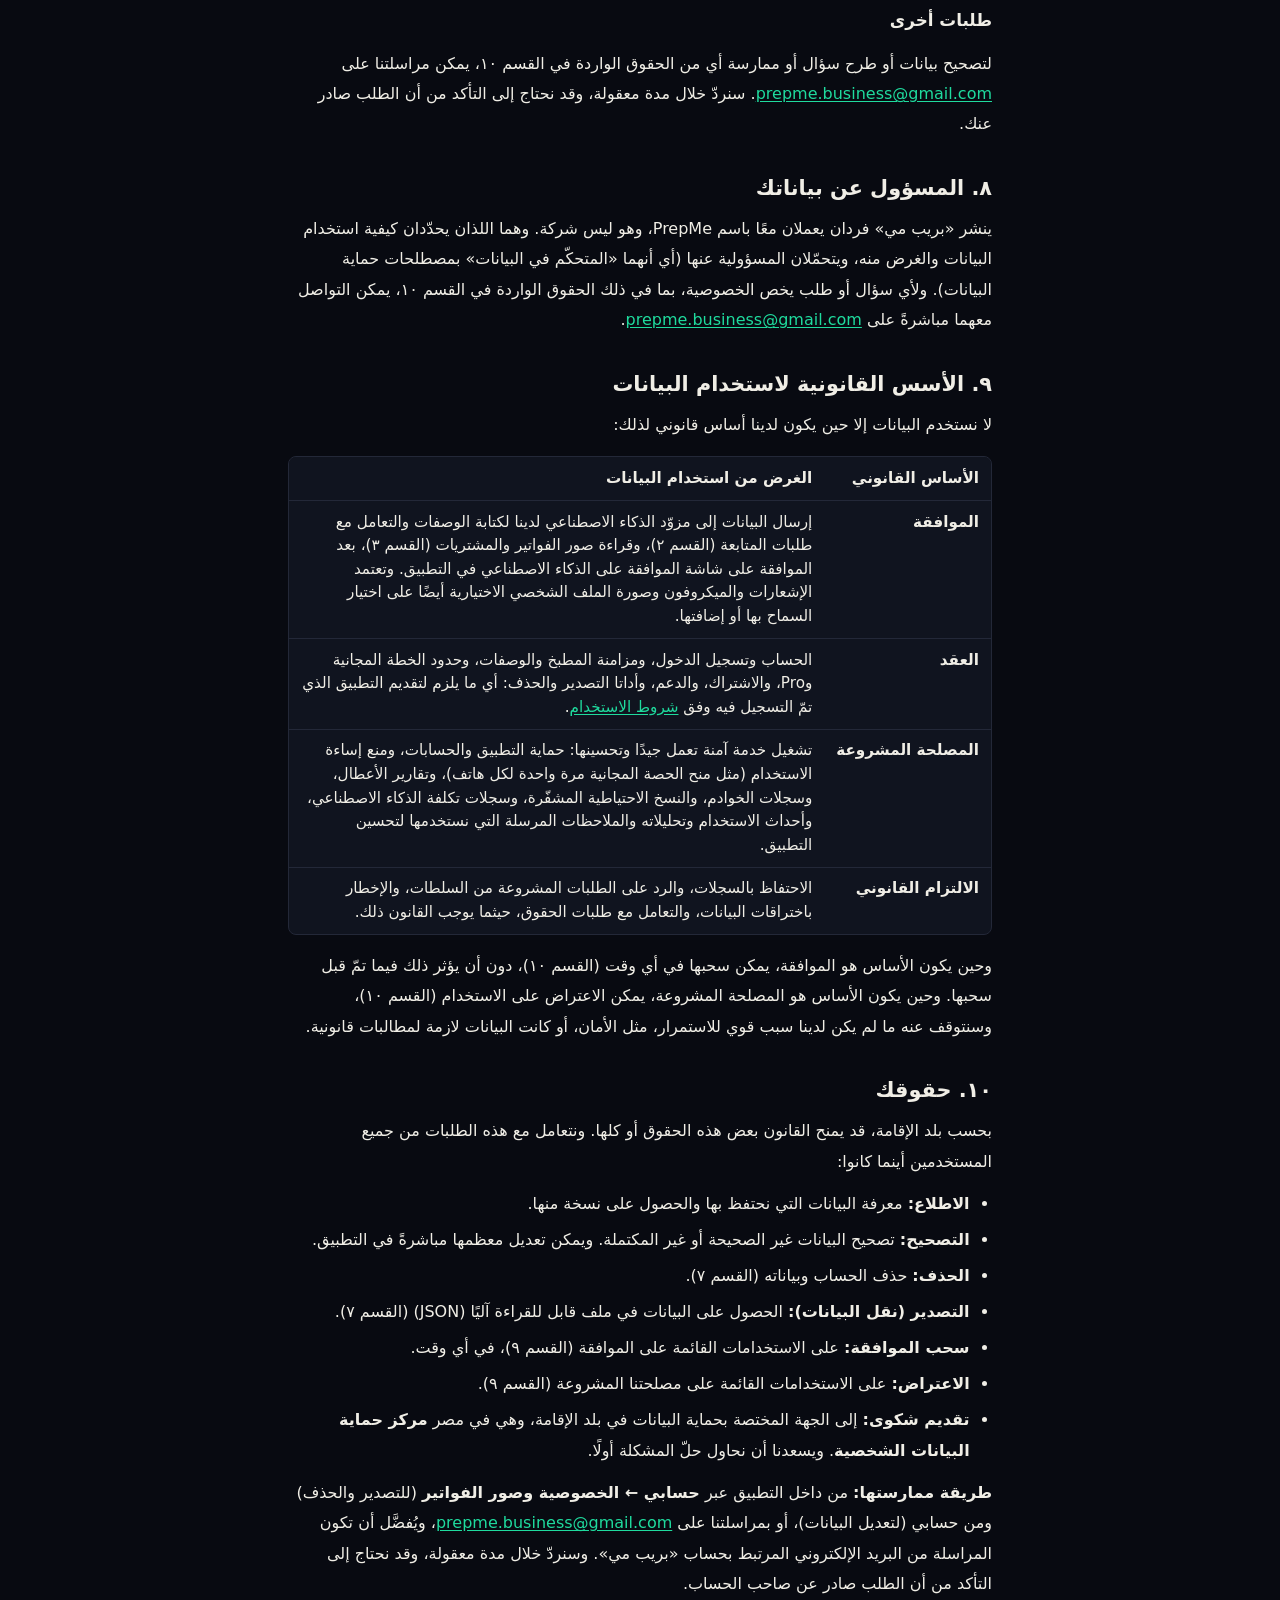
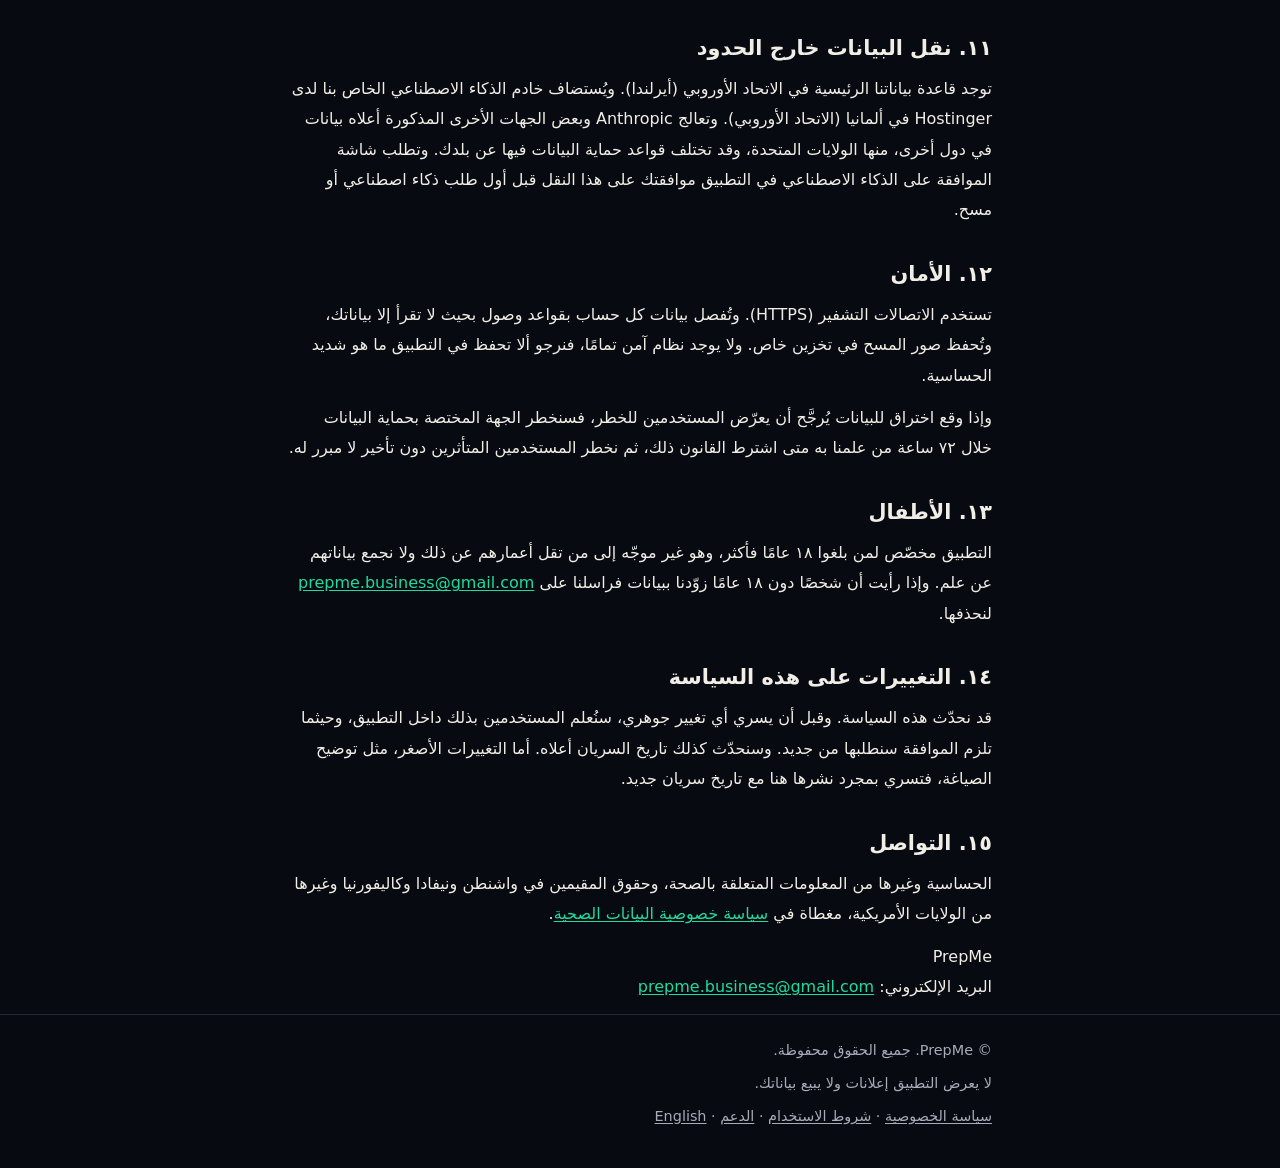
<file: ar/privacy/index.html>
<!doctype html>
<html lang="ar" dir="rtl">
<head>
<meta charset="utf-8">
<meta name="viewport" content="width=device-width, initial-scale=1">
<meta name="color-scheme" content="dark">
<meta name="theme-color" content="#080a11">
<title>سياسة الخصوصية – بريب مي (PrepMe)</title>
<meta name="description" content="ما الذي يجمعه «بريب مي» ومن يعالجه ومدة الاحتفاظ به وكيفية حذف بياناتك أو تصديرها.">
<link rel="canonical" href="https://prepme-app.com/ar/privacy/">
<link rel="alternate" hreflang="ar" href="https://prepme-app.com/ar/privacy/">
<link rel="alternate" hreflang="en" href="https://prepme-app.com/privacy/">
<link rel="icon" href="../../assets/logo.svg" type="image/svg+xml">
<link rel="stylesheet" href="../../style.css">
</head>
<body>
<a class="skip" href="#main">انتقل إلى المحتوى</a>
<header class="site-header">
<div class="wrap bar">
<a class="brand" href="../"><img src="../../assets/logo.svg" alt="" width="32" height="23">PrepMe</a>
<nav aria-label="التنقل">
<a href="../">الرئيسية</a>
<a href="./" aria-current="page">سياسة الخصوصية</a>
<a href="../terms/">شروط الاستخدام</a>
<a href="../support/">الدعم</a>
</nav>
<a class="lang" href="../../privacy/" hreflang="en" lang="en" title="اقرأ هذه الصفحة بالإنجليزية">English</a>
</div>
</header>
<main id="main" class="wrap">
<h1>سياسة الخصوصية</h1>
<p class="meta">تاريخ السريان: ١٨ نوفمبر ٢٠٢٦</p>

<p class="lead">توضّح هذه السياسة ما يجمعه تطبيقا PrepMe («بريب مي» أو «التطبيق») لأجهزة iPhone وAndroid من بيانات، ولماذا، ومن يتعامل معها غيرنا، ومدة الاحتفاظ بها، وما الذي تملكه من خيارات. ينشر PrepMe («نحن») فردان، وهما المسؤولان عن بياناتك (القسم ٨). للتواصل: <a href="mailto:prepme.business@gmail.com" dir="ltr">prepme.business@gmail.com</a>.</p>

<div class="note">
<h2>باختصار</h2>
<ul>
<li>تسجّل الدخول عبر Apple أو Google. نحتفظ ببريدك الإلكتروني واسمك وبما تضيفه: المطبخ والوصفات وطلبات المتابعة والحساسية والتفضيلات.</li>
<li>قبل أن تستخدم ميزتي الذكاء الاصطناعي والمسح لأول مرة تطلب منك شاشة الموافقة على الذكاء الاصطناعي في التطبيق الموافقة على إرسال بياناتك إلى مزوّد الذكاء الاصطناعي لدينا، وهو Anthropic (القسم ٤). ونحتفظ بسجلّ موافقتك.</li>
<li>تُرفع صور الفواتير والمشتريات ويقرؤها الذكاء الاصطناعي، ثم <strong>تُحذف الصورة</strong>، حتى في حالة فشل المسح. ولا نحتفظ بها أبدًا.</li>
<li>تمرّ طلبات الوصفات عبر خادم الذكاء الاصطناعي الخاص بنا إلى مزوّد ذكاء اصطناعي واحد: <strong>Anthropic</strong> (Claude)، ضمن خدمتها التجارية المدفوعة (القسم ٤). وبموجب شروطها التجارية لا تستخدم Anthropic هذه البيانات في تدريب نماذجها، وتحذفها خلال ٣٠ يومًا، إلا إذا لزمها الاحتفاظ بها مدة أطول لتطبيق سياسات الاستخدام لديها.</li>
<li>يُعثر على فيديوهات الوصفات في YouTube عبر خدمات YouTube API. ولا يُرسل سوى كلمات بحث مأخوذة من اسم الطبق، ولا تُرسل أي بيانات عن الحساب (القسم ٤).</li>
<li>لا إعلانات، ولا تتبّع عبر تطبيقات أو مواقع شركات أخرى، ولا نبيع بياناتك.</li>
<li>يمكنك حذف حسابك وتصدير بياناتك من داخل التطبيق.</li>
</ul>
</div>

<h2 id="collect">١. ما الذي نجمعه</h2>
<div class="table-wrap"><table>
<thead><tr><th>البيانات</th><th>التفاصيل</th><th>الغرض</th></tr></thead>
<tbody>
<tr><th scope="row">الحساب</th><td>يزوّدنا تسجيل الدخول عبر Apple أو Google ببريدك الإلكتروني (وقد تمنحنا Apple عنوانًا مستعارًا خاصًا) وباسمك إن شاركته، إضافةً إلى معرّف داخلي للحساب. لا نطّلع أبدًا على كلمة مرور Apple أو Google الخاصة بك.</td><td>إنشاء حسابك وتأمينه.</td></tr>
<tr><th scope="row">التفضيلات</th><td>الاسم المعروض، واللغة، والمظهر، والمطابخ المفضّلة، وعدد أفراد الأسرة، وخيارك باستخدام السجل في الاقتراحات.</td><td>تخصيص التطبيق والوصفات.</td></tr>
<tr><th scope="row">الدولة</th><td>رمز الدولة المكوّن من حرفين (مثل EG)، ويقرؤه التطبيق من شريحة SIM أو من شبكة الهاتف المحمول إن لم توجد شريحة. لا نستخدم GPS أبدًا ولا نطلب إذن الموقع، والهواتف التي ليس فيها شريحة أو شبكة محمول لا ترسل أي دولة. يُحفظ الرمز في الملف الشخصي.</td><td>اختيار لهجة الردود العربية في الوصفات والمطبخ المحلي. ويمكن اختيار لهجة رد مختلفة من إعدادات التطبيق.</td></tr>
<tr><th scope="row">صورة الملف الشخصي (اختيارية)</th><td>الصورة التي تختارها لملفك الشخصي إن أضفتها، ووقت آخر تغيير لها. تُحفظ في مساحة تخزين خاصة لا يصل إليها إلا حسابك، ولا تظهر إلا لك، ولا تُرسل أبدًا إلى مزوّد الذكاء الاصطناعي.</td><td>عرض صورتك في حسابي على أي جهاز من أجهزتك.</td></tr>
<tr><th scope="row">الحساسية الغذائية</th><td>أنواع الحساسية التي تُدخلها. تُحفظ مع حسابك على خادمنا لتُطبَّق على أي جهاز، وتُضمَّن في طلبات الوصفات كي تتجنّبها الاقتراحات. قد تكون هذه المعلومات حسّاسة.</td><td>جعل الوصفات تتجنّب ما لا يمكنك تناوله.</td></tr>
<tr><th scope="row">أفراد الأسرة</th><td>الأفراد الذين تضيفهم من حسابي: الاسم الذي تختاره لكل فرد (حتى 40 حرفًا) وأنواع الحساسية لديه. لا نرسل أسماء الأفراد إلى مزوّد الذكاء الاصطناعي أبدًا، بل حساسيتهم فقط بأسماء الأطعمة.</td><td>جعل الوصفات آمنة لكل من تطبخ لهم.</td></tr>
<tr><th scope="row">الموافقة على الذكاء الاصطناعي</th><td>تاريخ موافقتك، التي تقدّمها في شاشة الموافقة على الذكاء الاصطناعي داخل التطبيق، على إرسال عناصر المطبخ والحساسية وطلبات الوجبات والصور إلى مزوّد الذكاء الاصطناعي لدينا. يُحفظ السجل مع حسابك.</td><td>إثبات موافقتك، وطلبها من جديد عندما يتغيّر هذا الاستخدام.</td></tr>
<tr><th scope="row">المطبخ وطلبات المتابعة والوصفات</th><td>عناصر المطبخ (الاسم والكمية والوحدة والفئة والسعر وتقدير الصلاحية)، واختيارات المتابعة التي تنقر عليها في الوصفة (مثل «شيء أسرع» أو «أطباق مختلفة»)، والوصفات المقترحة، وما طهوته، وعدّادات استخدامك الشهرية.</td><td>تشغيل التطبيق، والمزامنة بين الأجهزة، وتطبيق حدود الخطة المجانية وخطة Pro.</td></tr>
<tr><th scope="row">صور الفواتير والمشتريات</th><td>الصور التي تختار مسحها والعناصر المقروءة منها.</td><td>ملء المطبخ. انظر القسم ٣.</td></tr>
<tr><th scope="row">معلومات الجهاز والتطبيق</th><td>معرّف الجهاز، والمنصة (iOS أو Android)، وإصدار التطبيق، وإصدار نظام التشغيل، وإعداد اللغة، ورمز الإشعارات إذا سمحت بها. ويمكنك إيقاف الأخبار والعروض من حسابي ← الإشعارات.</td><td>إبقاء التطبيق يعمل، والدعم، واشتراط التحديث عند الحاجة، ومنح الحصة المجانية مرة واحدة لكل هاتف (لمنع إساءة الاستخدام)، وإرسال الإشعارات التي تسمح بها.</td></tr>
<tr><th scope="row">حالة الاشتراك</th><td>هل أنت في الخطة المجانية أم في Pro، وأي منتج، وتواريخ البدء والانتهاء والتجديد. تصلنا هذه المعلومات من Apple (على iPhone) أو من Google Play (على Android) عبر RevenueCat. لا نستلم بيانات بطاقتك أو الدفع.</td><td>تفعيل Pro وتطبيق الحدود الصحيحة.</td></tr>
<tr><th scope="row">أحداث الاستخدام</th><td>قائمة قصيرة بأحداث داخل التطبيق مرتبطة بحسابك، مثل عرض شاشة الاشتراك أو إغلاقها، وعرض خطوة من خطوات البدء، وفتح وصفة، وفتح شاشة «طهوتها».</td><td>فهم الأجزاء التي تعمل جيدًا من التطبيق وتلك التي لا تعمل.</td></tr>
<tr><th scope="row">تحليلات الاستخدام</th><td>الشاشات والميزات المستخدمة ونتائجها، مثل فتح التطبيق وعرض شاشة وانتهاء مسح ونتيجة طلب وصفة وعرض شاشة الاشتراك ونتيجة الشراء، مع طراز الجهاز وإصدار النظام والتطبيق واللغة وخطتك (مجانية أو Pro) ومعرّف تثبيت عشوائي يُنشئه Google Analytics for Firebase. لا تتضمن هذه الأحداث أبدًا اسمك أو بريدك الإلكتروني أو الحساسية أو أفراد الأسرة أو عناصر المطبخ أو نص الوصفات أو أي شيء تكتبه أو الصور أو رسائل الأخطاء، وهي غير مرتبطة بمعرّف حسابك.</td><td>معرفة الأجزاء التي تعمل جيدًا من التطبيق واكتشاف المشكلات وتحسين PrepMe.</td></tr>
<tr><th scope="row">ما تطلبه في تبويب الطبخ</th><td>الرسائل التي تكتبها في تبويب الطبخ (حتى ٥٠٠ حرف لكل رسالة) أو تقولها بالميكروفون (القسم ٢)، والخيارات التي تختارها مثل نوع الوجبة والمطبخ وعدد الأفراد والوقت والنظام الغذائي. تُحفظ مع المحادثة في حسابك كي تظهر في المحادثة وفي السجل. من فضلك لا تكتب فيها كلمات مرور أو تفاصيل خاصة.</td><td>الرد على طلبك بوصفات، وعرض محادثاتك.</td></tr>
<tr><th scope="row">الملاحظات التي ترسلها</th><td>إذا استخدمت «إرسال ملاحظات» من الملف الشخصي: النوع الذي تختاره (اقتراح أو مشكلة أو إعجاب)، وتقييمًا اختياريًا بالنجوم، والرسالة التي تكتبها، وإصدار التطبيق ولغتك، مرتبطةً بحسابك. من فضلك لا تكتب كلمات مرور أو تفاصيل خاصة فيها. ولا تُرسل إلى مزوّد الذكاء الاصطناعي.</td><td>قراءة اقتراحاتك ومشكلاتك وتحسين التطبيق.</td></tr>
<tr><th scope="row">تقارير الأعطال</th><td>إذا تعطّل التطبيق، يستلم Firebase Crashlytics سجلَّ العطل مع طراز الجهاز وإصدار النظام والتطبيق ومعرّف التثبيت. لا نُضيف اسمك أو بريدك الإلكتروني إلى تقارير الأعطال.</td><td>اكتشاف الأعطال وإصلاحها.</td></tr>
</tbody></table></div>
<p>لا نجمع جهات الاتصال أو الموقع الدقيق أو معرّف الإعلانات أو تسجيلات صوتية أو صورًا لم يُختر مسحها. والبيان الوحيد المتعلّق بالموقع هو رمز الدولة المذكور أعلاه، ويُقرأ من شريحة SIM أو من شبكة المحمول، ولا يُقرأ من GPS أبدًا.</p>

<h2 id="ai">٢. وصفات الذكاء الاصطناعي وطلبات المتابعة</h2>
<p>يطلب التطبيق موافقتك في شاشة الموافقة على الذكاء الاصطناعي قبل أول طلب ذكاء اصطناعي أو مسح، ويطلبها من جديد عندما يتغيّر هذا الاستخدام. ولا يرسل شيئًا إلى مزوّد الذكاء الاصطناعي قبل أن توافق. ويمكنك سحب موافقتك بحذف حسابك أو بمراسلتنا؛ وبدونها لا يمكن استخدام ميزتي الذكاء الاصطناعي والمسح.</p>
<p>لكتابة الوصفات والتعامل مع طلبات المتابعة، يرسل خادم Supabase لدينا طلبًا إلى <strong>خادم الذكاء الاصطناعي الخاص بنا</strong> (القسم ٤)، الذي يستدعي مزوّد ذكاء اصطناعي واحدًا: <strong>Anthropic</strong> (Claude)، ضمن خدمتها التجارية المدفوعة. يقرأ نموذج <strong>Claude Haiku</strong> كل طلب أولًا. وإذا لم يجد شيئًا صالحًا للاستخدام في صورة المسح، فقد يقرأ نموذج Claude أكبر (<strong>Claude Sonnet</strong>) تلك الصورة مرة أخرى. وكلاهما تشغّله Anthropic في الولايات المتحدة.</p>
<p>قد يتضمّن الطلب ما تكتبه أو تقوله في تبويب الطبخ (مثل «حاجة خفيفة بالفراخ»)، وأسماء عناصر مطبخك (مع الكمية والوحدة)، واختيارات المتابعة التي تنقر عليها (مثل «شيء أسرع» أو «أطباق مختلفة»)، وتفضيلاتك، وحساسيتك وحساسية أفراد الأسرة الذين أضفتهم (على هيئة أسماء أطعمة، لا أسماءهم). وتُرسل كذلك صور الفواتير والمشتريات (القسم ٣). لا نرسل اسمك ولا بريدك الإلكتروني ولا معرّف حسابك إلى Anthropic، وليس لدى خادم الذكاء الاصطناعي لدينا حسابات مستخدمين ولا قاعدة بيانات.</p>
<p><strong>الصوت:</strong> إذا استخدمت الميكروفون في تبويب الطبخ يطلب التطبيق إذن الميكروفون في أول مرة. تحوّل خدمة التعرّف على الكلام في هاتفك (مثل خدمة Google على Android) كلامك إلى نص، وفق شروط مزوّد تلك الخدمة. وتفعل ذلك على الهاتف متى أمكن، وإن لم يمكن (كما في العربية على كثير من الهواتف) ترسل الصوت إلى خوادم ذلك المزوّد، مثل Google، لتحويله إلى نص. لا يستقبل PrepMe الصوت ولا يرسله ولا يحفظه أبدًا، وإنما يُعامَل النص الناتج، الذي تراه قبل إرساله، مثل النص المكتوب.</p>
<p>قبل أن يصل الطلب إلى الذكاء الاصطناعي تفحص خوادمنا النص الذي ترسله. والطلب الذي لا يتعلق بالطعام، أو يطلب طعامًا يتعارض مع الحساسية أو قواعد الحلال، يردّ عليه التطبيق دون كتابة وصفات.</p>
<p>وأثناء تفعيل ميزات الذكاء الاصطناعي قد تردّ بعضها أو كلها أحيانًا بمحتوى تجريبي مدمج في التطبيق دون إرسال أي شيء إلى Anthropic.</p>
<p>وبموجب شروطها التجارية لا تستخدم Anthropic هذه البيانات في تدريب نماذجها، وتحذفها خلال ٣٠ يومًا، إلا إذا لزمها الاحتفاظ بها مدة أطول لتطبيق سياسات الاستخدام لديها. وقد تكون مخرجات الذكاء الاصطناعي غير دقيقة؛ راجع <a href="../terms/#ai">الشروط</a>.</p>
<p>نحفظ النتيجة في حسابك. ونسجّل بشكل منفصل تفاصيل تقنية عن كل استدعاء للذكاء الاصطناعي (الميزة والنموذج وعدد الرموز والزمن المستغرق والتكلفة التقديرية ونجاح العملية) لضبط التكلفة وتصحيح الأخطاء، ويرسل خادم الذكاء الاصطناعي لدينا سجلات مراقبة إلى Langfuse المستضاف لدينا، بعد استبدال محتوى الطلبات وعناصر المطبخ والوصفات بالعبارة «[redacted]». ولا تتضمّن هذه السجلات طلباتك ولا إجابات الذكاء الاصطناعي.</p>

<h2 id="photos">٣. صور الفواتير والمشتريات</h2>
<ol>
<li>يصغّر التطبيق صورتك ويرفعها إلى مساحة تخزين خاصة لا يصل إليها سوى حسابك وخادمنا.</li>
<li>يرسل خادمنا الصورة، مباشرةً أو عبر خادم الذكاء الاصطناعي لدينا، إلى <strong>Anthropic</strong>. يقرؤها Claude Haiku أولًا، وإذا لم يجد شيئًا صالحًا للاستخدام فقد يقرؤها Claude Sonnet مرة أخرى (القسم ٢). ولا توجد خطوة منفصلة لقراءة النص. وإذا تعذّر الوصول إلى Anthropic فلا يكتمل المسح، ويمكنك إضافة الأصناف يدويًا.</li>
<li>تُعرض عليك الأصناف التي تعيدها لتراجعها قبل إضافتها إلى مطبخك.</li>
<li><strong>تُحذف الصورة من مساحة التخزين لدينا فور قراءتها، حتى في حالة فشل المسح.</strong> نحتفظ بقائمة العناصر، ولا نحتفظ بالصورة أبدًا.</li>
</ol>
<p>إذا تركت المسح في منتصفه، فإن أي صورة مرفوعة متبقية تُحذف تلقائيًا خلال ساعة واحدة. وتتعامل Anthropic مع الصورة وفق شروطها التجارية (القسم ٢). قد تُظهر الفواتير أسماءً أو أجزاءً من أرقام بطاقات، فنرجو قصّها قبل المسح، وألا تمسح أي شيء آخر حسّاس.</p>

<h2 id="processors">٤. الجهات التي تعالج البيانات لحسابنا</h2>
<div class="table-wrap"><table>
<thead><tr><th>الخدمة</th><th>الغرض</th><th>الموقع</th></tr></thead>
<tbody>
<tr><th scope="row">Supabase</th><td>قاعدة البيانات وجلسات تسجيل الدخول وتخزين الملفات ووظائف الخادم.</td><td>الاتحاد الأوروبي (أيرلندا)</td></tr>
<tr><th scope="row">خادم الذكاء الاصطناعي لدى PrepMe (خاص بنا) مع Langfuse</th><td>خادمنا المستضاف لدى Hostinger، الذي يستلم كل طلب ذكاء اصطناعي من Supabase عبر اتصال موقَّع، ويزيل منه ما لا ينبغي أن يراه النموذج، ثم يمرّره إلى Anthropic ويفحص الإجابة وفق قواعد السلامة لدينا. وليس عليه حسابات ولا قاعدة بيانات. وتعمل مراقبة Langfuse المستضافة ذاتيًا على الخادم نفسه، وسجلاتها محجوبة المحتوى (الخطوات والنماذج والأزمنة وعدد الرموز والأخطاء دون المحتوى).</td><td>Hostinger، ألمانيا (الاتحاد الأوروبي)</td></tr>
<tr><th scope="row">Anthropic (Claude Haiku وClaude Sonnet)</th><td>مزوّد الذكاء الاصطناعي الوحيد لدينا، ضمن خدمتها التجارية المدفوعة: كتابة الوصفات والتعامل مع طلبات المتابعة وقراءة صور الفواتير والمشتريات. وبموجب شروطها التجارية لا تستخدم Anthropic هذه البيانات في تدريب نماذجها، وتحذفها خلال ٣٠ يومًا، إلا إذا لزمها الاحتفاظ بها مدة أطول لتطبيق سياسات الاستخدام لديها.</td><td>الولايات المتحدة</td></tr>
<tr><th scope="row">Apple</th><td>تسجيل الدخول عبر Apple، ومشتريات App Store واشتراكاته.</td><td>حول العالم</td></tr>
<tr><th scope="row">Google Play</th><td>المشتريات والاشتراكات التي تتم في تطبيق Android.</td><td>حول العالم</td></tr>
<tr><th scope="row">RevenueCat</th><td>إدارة الاشتراكات وحالتها لمشتريات Apple وGoogle Play معًا. تستلم معرّف حسابك ومعلومات الشراء.</td><td>الولايات المتحدة</td></tr>
<tr><th scope="row">تسجيل الدخول عبر Google</th><td>الدخول بحساب Google (على iPhone وAndroid).</td><td>حول العالم</td></tr>
<tr><th scope="row">Google Analytics for Firebase (Google)</th><td>تحليلات الاستخدام (القسم ١).</td><td>بنية Google التحتية؛ وقد تشمل الولايات المتحدة</td></tr>
<tr><th scope="row">Firebase Crashlytics (Google)</th><td>تقارير الأعطال.</td><td>بنية Google التحتية؛ وقد تشمل الولايات المتحدة</td></tr>
<tr><th scope="row">Firebase Cloud Messaging (Google)</th><td>الإشعارات، ولا تُرسل إلا إذا سمحت بها. يستلم رمزًا خاصًا بهاتفك ويوصل الرسائل التي نرسلها. ويمكنك إيقاف الأخبار والعروض من حسابي ← الإشعارات.</td><td>بنية Google التحتية؛ وقد تشمل الولايات المتحدة</td></tr>
<tr><th scope="row">Firebase Remote Config (Google)</th><td>مفاتيح داخل التطبيق نستطيع تغييرها دون تحديث للتطبيق، مثل إيقاف ميزة مؤقتًا. ينزّلها التطبيق، وتستلم Google مع الطلب معرّف تثبيت التطبيق وتفاصيل أساسية عن الجهاز والتطبيق (المنصة وإصدار التطبيق واللغة والدولة).</td><td>بنية Google التحتية؛ وقد تشمل الولايات المتحدة</td></tr>
<tr><th scope="row">خدمات YouTube API (Google)</th><td>البحث عن فيديوهات طهي للوصفة باسم الطبق (انظر «فيديوهات الوصفات» أدناه). ولا تستلم سوى كلمات البحث واللغة والمنطقة، ولا تستلم أي بيانات عن الحساب.</td><td>بنية Google التحتية؛ وقد تشمل الولايات المتحدة</td></tr>
<tr><th scope="row">GitHub (Microsoft)</th><td>تخزين النسخ الاحتياطية اليومية المشفّرة لقاعدة بياناتنا (القسم 6). تُشفَّر قبل الرفع ونحن وحدنا نملك المفتاح، فلا تستطيع GitHub قراءتها.</td><td>الولايات المتحدة</td></tr>
</tbody></table></div>
<p>تعمل هذه الشركات نيابةً عنّا للأغراض المذكورة أعلاه، ولكل منها سياسة خصوصية خاصة بها. ولا نشاركها إلا ما تحتاجه كل خدمة. وقد تتغيّر هذه القائمة؛ وعند ذلك سنحدّث هذه الصفحة وتاريخ سريانها.</p>
<h3 id="youtube">فيديوهات الوصفات (خدمات YouTube API)</h3>
<p>تظهر مع بعض الوصفات فيديوهات طهي من YouTube، بحدّ أقصى ثلاثة، إضافةً إلى رابط بحث في YouTube عن الطبق. ويستخدم «بريب مي» <strong>خدمات YouTube API</strong> (YouTube Data API) للعثور عليها. ويلتزم كل من يستخدم هذه الميزة بـ<a href="https://www.youtube.com/t/terms">شروط خدمة YouTube</a>. وتتعامل Google مع البيانات التي يستلمها YouTube وفق <a href="https://policies.google.com/privacy">سياسة خصوصية Google</a>.</p>
<ul>
<li><strong>ما يُرسل إلى YouTube:</strong> يرسل خادمنا كلمات بحث مأخوذة من اسم الطبق فقط (مثل «طريقة عمل كشري» أو «<span dir="ltr" lang="en">Koshari recipe</span>»)، مع اللغة والمنطقة (مصر أو السعودية). ولا يُرسل الاسم أو البريد الإلكتروني أو معرّف الحساب أو الحساسية أو أصناف المطبخ أو أي شيء آخر عن المستخدم.</li>
<li><strong>ما نخزّنه:</strong> معرّف الفيديو وعنوانه واسم القناة ورابط الصورة المصغّرة للفيديوهات التي يُعثر عليها، لكل طبق ولغة، لا لكل مستخدم. ونحتفظ بها مدة أقصاها ٣٠ يومًا، ثم نبحث من جديد أو نحذفها.</li>
<li><strong>البحث الآمن:</strong> تستخدم عمليات البحث إعداد البحث الآمن الصارم في YouTube، ونخفي الفيديوهات التي يذكر عنوانها أو اسم قناتها طعامًا غير حلال أو طعامًا يتعارض مع الاختيارات المحدّدة في التطبيق.</li>
<li><strong>المشاهدة:</strong> لا تُشغَّل الفيديوهات داخل «بريب مي»، بل يُفتح الفيديو عند لمسه في تطبيق YouTube أو موقعه، حيث تسري شروط خدمة YouTube وسياسة خصوصية Google. وتُحمَّل الصور المصغّرة من خوادم الصور لدى YouTube، التي تستلم عنوان IP الخاص بالجهاز كما هو الحال مع أي موقع ويب.</li>
<li><strong>حساب YouTube:</strong> لا يسجّل «بريب مي» الدخول إلى YouTube أو Google لهذه الميزة، ولا يصل إلى حساب YouTube أو بياناته. ويمكن الاطلاع على التطبيقات المرتبطة بحساب Google وإلغاء وصولها من <a href="https://myaccount.google.com/permissions">إعدادات الأمان في Google</a>.</li>
</ul>

<h2 id="no-sale">٥. لا إعلانات ولا تتبّع ولا بيع للبيانات</h2>
<p>لا يعرض «بريب مي» إعلانات ولا يتضمّن أي تتبّع إعلاني أو عبر التطبيقات. ولا نبيع بياناتك الشخصية ولا نؤجّرها ولا نشاركها لأغراض إعلانية. وقد نفصح عن بيانات إذا أوجب القانون ذلك أو لحماية حقوقنا وسلامة المستخدمين.</p>
<p>تحتفظ الخدمات الخارجية ببعض البيانات وفق قواعدها هي، مثل Anthropic بشأن طلبات الذكاء الاصطناعي التي تستلمها (القسم ٢)، وApple أو Google Play بشأن المشتريات. ولا يؤدي حذف حسابك في «بريب مي» إلى حذف ما تحتفظ به هذه الشركات بموجب سياساتها؛ اطلب ذلك منها مباشرةً إن أردت.</p>

<h2 id="retention">٦. مدة الاحتفاظ بالبيانات</h2>
<ul>
<li><strong>بيانات الحساب</strong> (الملف الشخصي بما فيه الدولة، والحساسية وأفراد الأسرة وسجل الموافقة على الذكاء الاصطناعي والمطبخ والرسائل التي ترسلها في تبويب الطبخ وطلبات المتابعة والوصفات وسجل الطهي ونتائج المسح والأجهزة وأحداث الاستخدام والملاحظات التي أرسلتها وسجل الاشتراك): إلى أن تحذف حسابك. وما تحذفه من عناصر داخل التطبيق يُعلَّم محذوفًا ويُزال نهائيًا مع حسابك.</li>
<li><strong>صورة الملف الشخصي:</strong> إلى أن تحذفها من حسابي (تُحذف من مساحة التخزين لدينا فورًا) أو تحذف حسابك.</li>
<li><strong>صور المسح:</strong> لا نحتفظ بها أبدًا. تُحذف فور قراءتها، حتى في حالة فشل المسح، وأي صورة مرفوعة متبقية تُحذف تلقائيًا خلال ساعة واحدة.</li>
<li><strong>طلبات الذكاء الاصطناعي لدى Anthropic:</strong> تحذفها Anthropic خلال ٣٠ يومًا، إلا إذا لزمها الاحتفاظ بها مدة أطول لتطبيق سياسات الاستخدام لديها.</li>
<li><strong>سجلات استدعاءات الذكاء الاصطناعي:</strong> تفاصيل تقنية فقط، تُحفظ لمراقبة التكلفة وإساءة الاستخدام. وعند حذف حسابك تبقى دون أي ربط بك.</li>
<li><strong>خادم الذكاء الاصطناعي وسجلات المراقبة فيه:</strong> لا يحتفظ خادمنا بأي بيانات مستخدمين. أما سجلات Langfuse لدينا فهي تفاصيل تقنية محجوبة المحتوى (الخطوات والنموذج والأزمنة وعدد الرموز والأخطاء) تُحفظ على خادمنا لأغراض المراقبة.</li>
<li><strong>تحليلات الاستخدام:</strong> يحتفظ بها Google Analytics مدة محدودة وفق إعداداتنا. وهي غير مرتبطة بحساب PrepMe الخاص بك، ولذلك لا يزيلها حذف الحساب.</li>
<li><strong>تقارير الأعطال:</strong> يحتفظ بها Firebase مدة محدودة وفق إعداداته.</li>
<li><strong>نتائج فيديوهات الوصفات:</strong> معرّفات الفيديوهات وعناوينها وأسماء القنوات وروابط الصور المصغّرة من YouTube، تُخزَّن لكل طبق ولغة (لا لكل مستخدم) مدة أقصاها ٣٠ يومًا.</li>
<li><strong>سجلات الفوترة:</strong> تحتفظ بها Apple أو Google Play وRevenueCat بموجب سياساتها والقانون.</li>
<li><strong>النسخ الاحتياطية:</strong> تُؤخذ نسخة مشفّرة من قاعدة بياناتنا كل يوم وتُحفظ 30 يومًا ثم تُحذف. ونحن وحدنا نملك مفتاحها. وما تحذفه يبقى في تلك النسخ إلى أن تنتهي مدتها.</li>
<li><strong>سجلات الخوادم:</strong> تحتفظ بها Supabase وخادم الذكاء الاصطناعي الخاص بنا مدة قصيرة ثم يُكتب فوقها.</li>
</ul>

<h2 id="control">٧. خياراتك</h2>
<h3>حذف حسابك</h3>
<p>افتح في التطبيق <strong>حسابي ← الخصوصية وصور الفواتير ← حذف حسابي</strong>. يحذف ذلك حسابك نهائيًا والبيانات التي نحتفظ بها له: الملف الشخصي والتفضيلات وصورة الملف الشخصي والحساسية وأفراد الأسرة وسجل الموافقة على الذكاء الاصطناعي والمطبخ ورسائلك في تبويب الطبخ وطلبات المتابعة والوصفات وسجل الطهي ونتائج المسح والأجهزة وأحداث الاستخدام وسجل الاشتراك لدينا.</p>
<p>يمكنك أيضًا طلب الحذف دون التطبيق من <a href="../delete-account/">https://prepme-app.com/ar/delete-account/</a>.</p>
<p>إذا سجّلت الدخول عبر Apple فسيطلب منك التطبيق التأكيد لدى Apple أولًا، ثم نطلب من Apple إبطال رابط تسجيل الدخول بين PrepMe ومعرّف Apple الخاص بك. وإذا ألغيت هذا التأكيد يبقى حسابك كما هو؛ وإذا تعذّر الوصول إلى Apple يُحذف الحساب مع ذلك، لكن دون إبطال الرابط.</p>
<p><strong>لا يؤدي الحذف إلى إلغاء اشتراكك.</strong> تستمر الاشتراكات في الاقتطاع إلى أن تلغيها لدى Apple أو Google Play (<a href="../support/#cancel">الطريقة</a>). وينبّهك التطبيق إلى ذلك ويعرض زر «إدارة الاشتراك» قبل أن تؤكد الحذف.</p>
<p>كما لا يزيل حذف الحساب ما تحتفظ به Apple وRevenueCat وGoogle وAnthropic بموجب سياساتها، ولا بيانات التحليلات ولا تقارير الأعطال إلى أن تنهي Google صلاحيتها.</p>
<h3>تصدير بياناتك</h3>
<p>افتح في التطبيق <strong>حسابي ← الخصوصية وصور الفواتير</strong> واختر خيار التصدير لحفظ ما نحتفظ به عنك في ملف (JSON): تفاصيل حسابك وتفضيلاتك وحساسيتك وأفراد أسرتك وسجل موافقتك على الذكاء الاصطناعي ومطبخك وطلبات المتابعة ووصفاتك وسجل الطهي والمسح وعدّادات الاستخدام والأجهزة وسجل الاشتراك. لا يشمل الملف صور المسح لأننا لا نحتفظ بها أبدًا.</p>
<h3>تسجيل الخروج</h3>
<p>يزيل تسجيل الخروج نسخة المطبخ والوصفات وطلبات المتابعة والحساسية والموافقة التي يحتفظ بها التطبيق على ذلك الهاتف، فلا يرى الشخص التالي الذي يسجّل الدخول شيئًا منها. وتبقى بياناتك في حسابك وتعود إليك عند تسجيل الدخول مجددًا.</p>
<h3>طلبات أخرى</h3>
<p>لتصحيح بيانات أو طرح سؤال أو ممارسة أي من الحقوق الواردة في القسم ١٠، يمكن مراسلتنا على <a href="mailto:prepme.business@gmail.com" dir="ltr">prepme.business@gmail.com</a>. سنردّ خلال مدة معقولة، وقد نحتاج إلى التأكد من أن الطلب صادر عنك.</p>

<h2 id="controller">٨. المسؤول عن بياناتك</h2>
<p>ينشر «بريب مي» فردان يعملان معًا باسم PrepMe، وهو ليس شركة. وهما اللذان يحدّدان كيفية استخدام البيانات والغرض منه، ويتحمّلان المسؤولية عنها (أي أنهما «المتحكّم في البيانات» بمصطلحات حماية البيانات). ولأي سؤال أو طلب يخص الخصوصية، بما في ذلك الحقوق الواردة في القسم ١٠، يمكن التواصل معهما مباشرةً على <a href="mailto:prepme.business@gmail.com" dir="ltr">prepme.business@gmail.com</a>.</p>

<h2 id="bases">٩. الأسس القانونية لاستخدام البيانات</h2>
<p>لا نستخدم البيانات إلا حين يكون لدينا أساس قانوني لذلك:</p>
<div class="table-wrap"><table>
<thead><tr><th>الأساس القانوني</th><th>الغرض من استخدام البيانات</th></tr></thead>
<tbody>
<tr><th scope="row">الموافقة</th><td>إرسال البيانات إلى مزوّد الذكاء الاصطناعي لدينا لكتابة الوصفات والتعامل مع طلبات المتابعة (القسم ٢)، وقراءة صور الفواتير والمشتريات (القسم ٣)، بعد الموافقة على شاشة الموافقة على الذكاء الاصطناعي في التطبيق. وتعتمد الإشعارات والميكروفون وصورة الملف الشخصي الاختيارية أيضًا على اختيار السماح بها أو إضافتها.</td></tr>
<tr><th scope="row">العقد</th><td>الحساب وتسجيل الدخول، ومزامنة المطبخ والوصفات، وحدود الخطة المجانية وPro، والاشتراك، والدعم، وأداتا التصدير والحذف: أي ما يلزم لتقديم التطبيق الذي تمّ التسجيل فيه وفق <a href="../terms/">شروط الاستخدام</a>.</td></tr>
<tr><th scope="row">المصلحة المشروعة</th><td>تشغيل خدمة آمنة تعمل جيدًا وتحسينها: حماية التطبيق والحسابات، ومنع إساءة الاستخدام (مثل منح الحصة المجانية مرة واحدة لكل هاتف)، وتقارير الأعطال، وسجلات الخوادم، والنسخ الاحتياطية المشفّرة، وسجلات تكلفة الذكاء الاصطناعي، وأحداث الاستخدام وتحليلاته والملاحظات المرسلة التي نستخدمها لتحسين التطبيق.</td></tr>
<tr><th scope="row">الالتزام القانوني</th><td>الاحتفاظ بالسجلات، والرد على الطلبات المشروعة من السلطات، والإخطار باختراقات البيانات، والتعامل مع طلبات الحقوق، حيثما يوجب القانون ذلك.</td></tr>
</tbody></table></div>
<p>وحين يكون الأساس هو الموافقة، يمكن سحبها في أي وقت (القسم ١٠)، دون أن يؤثر ذلك فيما تمّ قبل سحبها. وحين يكون الأساس هو المصلحة المشروعة، يمكن الاعتراض على الاستخدام (القسم ١٠)، وسنتوقف عنه ما لم يكن لدينا سبب قوي للاستمرار، مثل الأمان، أو كانت البيانات لازمة لمطالبات قانونية.</p>

<h2 id="rights">١٠. حقوقك</h2>
<p>بحسب بلد الإقامة، قد يمنح القانون بعض هذه الحقوق أو كلها. ونتعامل مع هذه الطلبات من جميع المستخدمين أينما كانوا:</p>
<ul>
<li><strong>الاطلاع:</strong> معرفة البيانات التي نحتفظ بها والحصول على نسخة منها.</li>
<li><strong>التصحيح:</strong> تصحيح البيانات غير الصحيحة أو غير المكتملة. ويمكن تعديل معظمها مباشرةً في التطبيق.</li>
<li><strong>الحذف:</strong> حذف الحساب وبياناته (القسم ٧).</li>
<li><strong>التصدير (نقل البيانات):</strong> الحصول على البيانات في ملف قابل للقراءة آليًا (JSON) (القسم ٧).</li>
<li><strong>سحب الموافقة:</strong> على الاستخدامات القائمة على الموافقة (القسم ٩)، في أي وقت.</li>
<li><strong>الاعتراض:</strong> على الاستخدامات القائمة على مصلحتنا المشروعة (القسم ٩).</li>
<li><strong>تقديم شكوى:</strong> إلى الجهة المختصة بحماية البيانات في بلد الإقامة، وهي في مصر <strong>مركز حماية البيانات الشخصية</strong>. ويسعدنا أن نحاول حلّ المشكلة أولًا.</li>
</ul>
<p><strong>طريقة ممارستها:</strong> من داخل التطبيق عبر <strong>حسابي ← الخصوصية وصور الفواتير</strong> (للتصدير والحذف) ومن حسابي (لتعديل البيانات)، أو بمراسلتنا على <a href="mailto:prepme.business@gmail.com" dir="ltr">prepme.business@gmail.com</a>، ويُفضَّل أن تكون المراسلة من البريد الإلكتروني المرتبط بحساب «بريب مي». وسنردّ خلال مدة معقولة، وقد نحتاج إلى التأكد من أن الطلب صادر عن صاحب الحساب.</p>

<h2 id="transfers">١١. نقل البيانات خارج الحدود</h2>
<p>توجد قاعدة بياناتنا الرئيسية في الاتحاد الأوروبي (أيرلندا). ويُستضاف خادم الذكاء الاصطناعي الخاص بنا لدى Hostinger في ألمانيا (الاتحاد الأوروبي). وتعالج Anthropic وبعض الجهات الأخرى المذكورة أعلاه بيانات في دول أخرى، منها الولايات المتحدة، وقد تختلف قواعد حماية البيانات فيها عن بلدك. وتطلب شاشة الموافقة على الذكاء الاصطناعي في التطبيق موافقتك على هذا النقل قبل أول طلب ذكاء اصطناعي أو مسح.</p>

<h2 id="security">١٢. الأمان</h2>
<p>تستخدم الاتصالات التشفير (HTTPS). وتُفصل بيانات كل حساب بقواعد وصول بحيث لا تقرأ إلا بياناتك، وتُحفظ صور المسح في تخزين خاص. ولا يوجد نظام آمن تمامًا، فنرجو ألا تحفظ في التطبيق ما هو شديد الحساسية.</p>
<p>وإذا وقع اختراق للبيانات يُرجَّح أن يعرّض المستخدمين للخطر، فسنخطر الجهة المختصة بحماية البيانات خلال ٧٢ ساعة من علمنا به متى اشترط القانون ذلك، ثم نخطر المستخدمين المتأثرين دون تأخير لا مبرر له.</p>

<h2 id="children">١٣. الأطفال</h2>
<p>التطبيق مخصّص لمن بلغوا ١٨ عامًا فأكثر، وهو غير موجّه إلى من تقل أعمارهم عن ذلك ولا نجمع بياناتهم عن علم. وإذا رأيت أن شخصًا دون ١٨ عامًا زوّدنا ببيانات فراسلنا على <a href="mailto:prepme.business@gmail.com" dir="ltr">prepme.business@gmail.com</a> لنحذفها.</p>

<h2 id="changes">١٤. التغييرات على هذه السياسة</h2>
<p>قد نحدّث هذه السياسة. وقبل أن يسري أي تغيير جوهري، سنُعلم المستخدمين بذلك داخل التطبيق، وحيثما تلزم الموافقة سنطلبها من جديد. وسنحدّث كذلك تاريخ السريان أعلاه. أما التغييرات الأصغر، مثل توضيح الصياغة، فتسري بمجرد نشرها هنا مع تاريخ سريان جديد.</p>

<h2 id="contact">١٥. التواصل</h2>
<p>الحساسية وغيرها من المعلومات المتعلقة بالصحة، وحقوق المقيمين في واشنطن ونيفادا وكاليفورنيا وغيرها من الولايات الأمريكية، مغطاة في <a href="../consumer-health-data/">سياسة خصوصية البيانات الصحية</a>.</p>
<p>PrepMe<br>البريد الإلكتروني: <a href="mailto:prepme.business@gmail.com" dir="ltr">prepme.business@gmail.com</a></p>
</main>
<footer class="site-footer">
<div class="wrap">
<p>© PrepMe. جميع الحقوق محفوظة.</p>
<p>لا يعرض التطبيق إعلانات ولا يبيع بياناتك.</p>
<p><a href="./" aria-current="page">سياسة الخصوصية</a> · <a href="../terms/">شروط الاستخدام</a> · <a href="../support/">الدعم</a> · <a href="../../privacy/" hreflang="en" lang="en">English</a></p>
</div>
</footer>
</body>
</html>
</file>
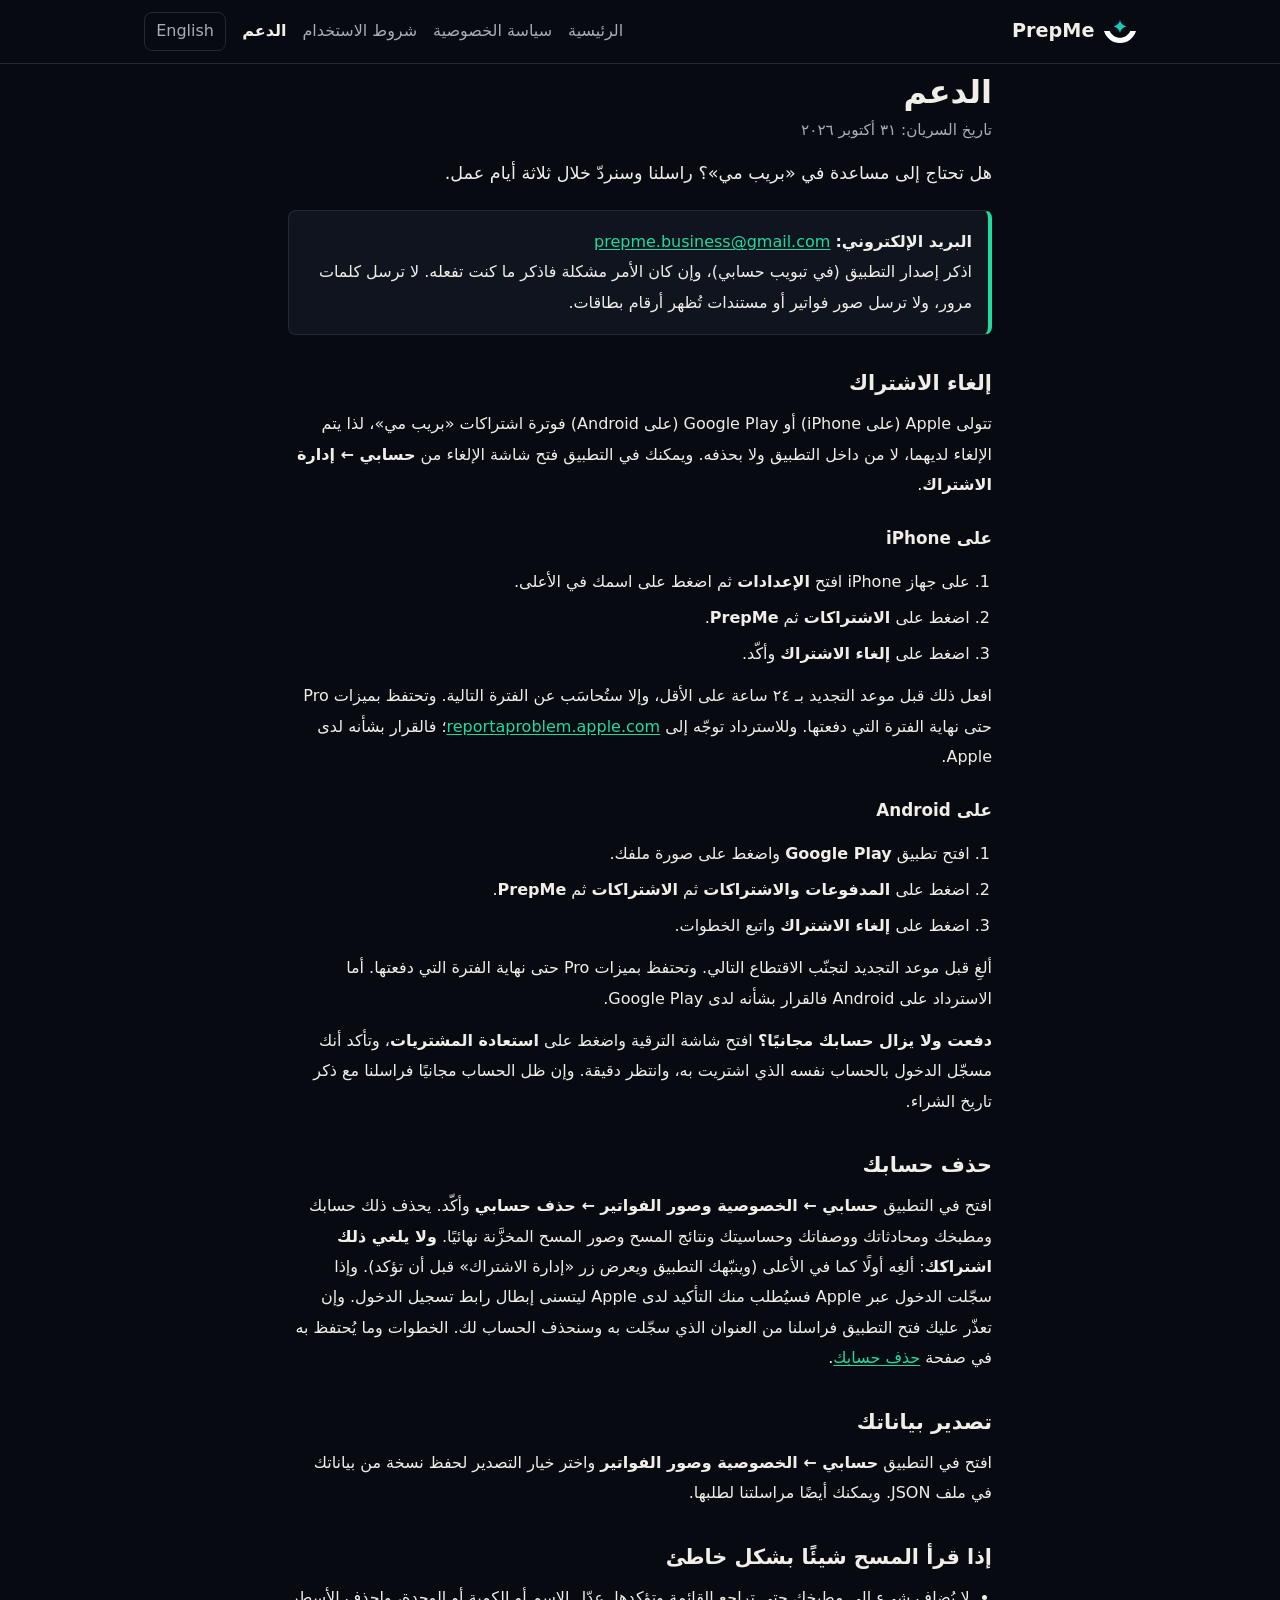
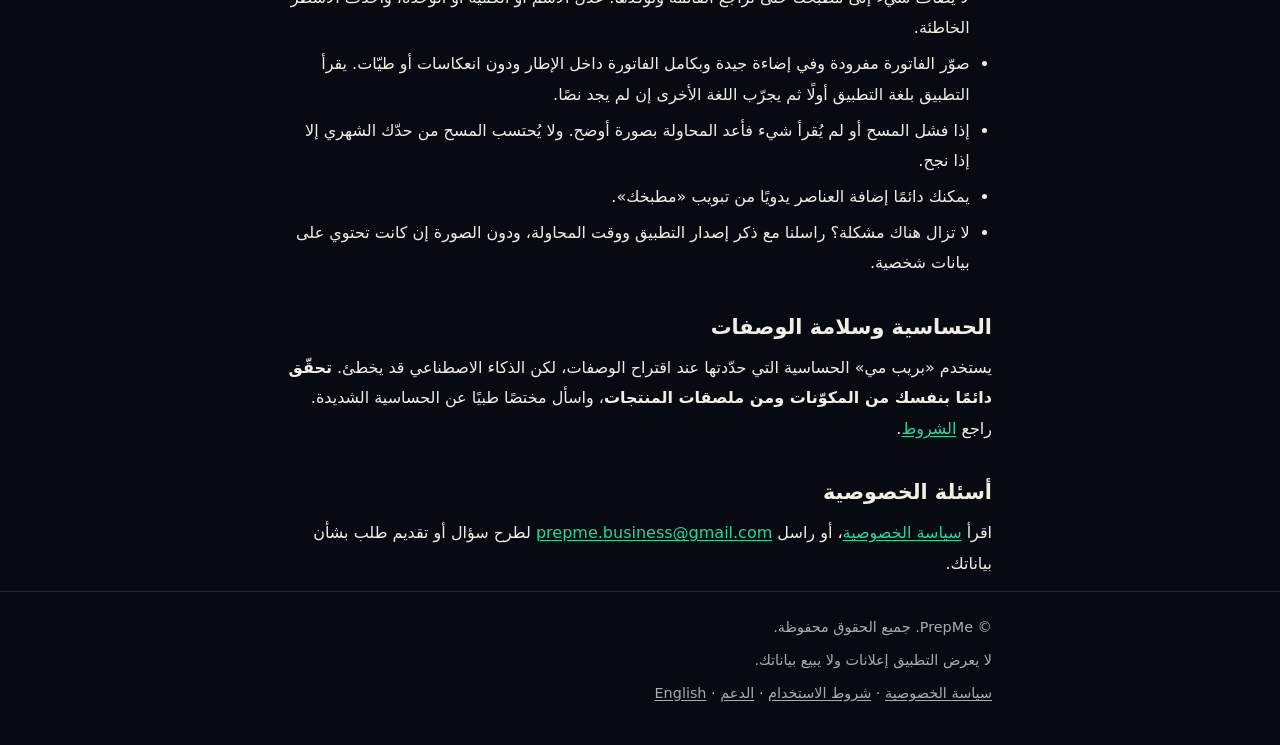
<file: ar/support/index.html>
<!doctype html>
<html lang="ar" dir="rtl">
<head>
<meta charset="utf-8">
<meta name="viewport" content="width=device-width, initial-scale=1">
<meta name="color-scheme" content="dark">
<meta name="theme-color" content="#080a11">
<title>الدعم – بريب مي (PrepMe)</title>
<meta name="description" content="تواصل مع دعم «بريب مي»، وألغِ اشتراكًا، واحذف حسابك، وصدّر بياناتك، وعالج مشكلات المسح.">
<link rel="canonical" href="https://prepme-app.com/ar/support/">
<link rel="alternate" hreflang="ar" href="https://prepme-app.com/ar/support/">
<link rel="alternate" hreflang="en" href="https://prepme-app.com/support/">
<link rel="icon" href="../../assets/logo.svg" type="image/svg+xml">
<link rel="stylesheet" href="../../style.css">
</head>
<body>
<a class="skip" href="#main">انتقل إلى المحتوى</a>
<header class="site-header">
<div class="wrap bar">
<a class="brand" href="../"><img src="../../assets/logo.svg" alt="" width="32" height="23">PrepMe</a>
<nav aria-label="التنقل">
<a href="../">الرئيسية</a>
<a href="../privacy/">سياسة الخصوصية</a>
<a href="../terms/">شروط الاستخدام</a>
<a href="./" aria-current="page">الدعم</a>
</nav>
<a class="lang" href="../../support/" hreflang="en" lang="en" title="اقرأ هذه الصفحة بالإنجليزية">English</a>
</div>
</header>
<main id="main" class="wrap">
<h1>الدعم</h1>
<p class="meta">تاريخ السريان: ٣١ أكتوبر ٢٠٢٦</p>

<p class="lead">هل تحتاج إلى مساعدة في «بريب مي»؟ راسلنا وسنردّ خلال ثلاثة أيام عمل.</p>
<div class="note">
<p><strong>البريد الإلكتروني:</strong> <a href="mailto:prepme.business@gmail.com" dir="ltr">prepme.business@gmail.com</a><br>اذكر إصدار التطبيق (في تبويب حسابي)، وإن كان الأمر مشكلة فاذكر ما كنت تفعله. لا ترسل كلمات مرور، ولا ترسل صور فواتير أو مستندات تُظهر أرقام بطاقات.</p>
</div>

<h2 id="cancel">إلغاء الاشتراك</h2>
<p>تتولى Apple (على iPhone) أو Google Play (على Android) فوترة اشتراكات «بريب مي»، لذا يتم الإلغاء لديهما، لا من داخل التطبيق ولا بحذفه. ويمكنك في التطبيق فتح شاشة الإلغاء من <strong>حسابي ← إدارة الاشتراك</strong>.</p>
<h3>على iPhone</h3>
<ol>
<li>على جهاز iPhone افتح <strong>الإعدادات</strong> ثم اضغط على اسمك في الأعلى.</li>
<li>اضغط على <strong>الاشتراكات</strong> ثم <strong>PrepMe</strong>.</li>
<li>اضغط على <strong>إلغاء الاشتراك</strong> وأكّد.</li>
</ol>
<p>افعل ذلك قبل موعد التجديد بـ ٢٤ ساعة على الأقل، وإلا ستُحاسَب عن الفترة التالية. وتحتفظ بميزات Pro حتى نهاية الفترة التي دفعتها. وللاسترداد توجّه إلى <a href="https://reportaproblem.apple.com/" dir="ltr">reportaproblem.apple.com</a>؛ فالقرار بشأنه لدى Apple.</p>
<h3>على Android</h3>
<ol>
<li>افتح تطبيق <strong>Google Play</strong> واضغط على صورة ملفك.</li>
<li>اضغط على <strong>المدفوعات والاشتراكات</strong> ثم <strong>الاشتراكات</strong> ثم <strong>PrepMe</strong>.</li>
<li>اضغط على <strong>إلغاء الاشتراك</strong> واتبع الخطوات.</li>
</ol>
<p>ألغِ قبل موعد التجديد لتجنّب الاقتطاع التالي. وتحتفظ بميزات Pro حتى نهاية الفترة التي دفعتها. أما الاسترداد على Android فالقرار بشأنه لدى Google Play.</p>
<p><strong>دفعت ولا يزال حسابك مجانيًا؟</strong> افتح شاشة الترقية واضغط على <strong>استعادة المشتريات</strong>، وتأكد أنك مسجّل الدخول بالحساب نفسه الذي اشتريت به، وانتظر دقيقة. وإن ظل الحساب مجانيًا فراسلنا مع ذكر تاريخ الشراء.</p>

<h2 id="delete">حذف حسابك</h2>
<p>افتح في التطبيق <strong>حسابي ← الخصوصية وصور الفواتير ← حذف حسابي</strong> وأكّد. يحذف ذلك حسابك ومطبخك ومحادثاتك ووصفاتك وحساسيتك ونتائج المسح وصور المسح المخزَّنة نهائيًا. <strong>ولا يلغي ذلك اشتراكك</strong>: ألغِه أولًا كما في الأعلى (وينبّهك التطبيق ويعرض زر «إدارة الاشتراك» قبل أن تؤكد). وإذا سجّلت الدخول عبر Apple فسيُطلب منك التأكيد لدى Apple ليتسنى إبطال رابط تسجيل الدخول. وإن تعذّر عليك فتح التطبيق فراسلنا من العنوان الذي سجّلت به وسنحذف الحساب لك. الخطوات وما يُحتفظ به في صفحة <a href="../delete-account/">حذف حسابك</a>.</p>

<h2 id="export">تصدير بياناتك</h2>
<p>افتح في التطبيق <strong>حسابي ← الخصوصية وصور الفواتير</strong> واختر خيار التصدير لحفظ نسخة من بياناتك في ملف JSON. ويمكنك أيضًا مراسلتنا لطلبها.</p>

<h2 id="scan">إذا قرأ المسح شيئًا بشكل خاطئ</h2>
<ul>
<li>لا يُضاف شيء إلى مطبخك حتى تراجع القائمة وتؤكدها. عدّل الاسم أو الكمية أو الوحدة، واحذف الأسطر الخاطئة.</li>
<li>صوّر الفاتورة مفرودة وفي إضاءة جيدة وبكامل الفاتورة داخل الإطار ودون انعكاسات أو طيّات. يقرأ التطبيق بلغة التطبيق أولًا ثم يجرّب اللغة الأخرى إن لم يجد نصًا.</li>
<li>إذا فشل المسح أو لم يُقرأ شيء فأعد المحاولة بصورة أوضح. ولا يُحتسب المسح من حدّك الشهري إلا إذا نجح.</li>
<li>يمكنك دائمًا إضافة العناصر يدويًا من تبويب «مطبخك».</li>
<li>لا تزال هناك مشكلة؟ راسلنا مع ذكر إصدار التطبيق ووقت المحاولة، ودون الصورة إن كانت تحتوي على بيانات شخصية.</li>
</ul>

<h2 id="allergy">الحساسية وسلامة الوصفات</h2>
<p>يستخدم «بريب مي» الحساسية التي حدّدتها عند اقتراح الوصفات، لكن الذكاء الاصطناعي قد يخطئ. <strong>تحقّق دائمًا بنفسك من المكوّنات ومن ملصقات المنتجات</strong>، واسأل مختصًا طبيًا عن الحساسية الشديدة. راجع <a href="../terms/#ai">الشروط</a>.</p>

<h2 id="privacy-q">أسئلة الخصوصية</h2>
<p>اقرأ <a href="../privacy/">سياسة الخصوصية</a>، أو راسل <a href="mailto:prepme.business@gmail.com" dir="ltr">prepme.business@gmail.com</a> لطرح سؤال أو تقديم طلب بشأن بياناتك.</p>
</main>
<footer class="site-footer">
<div class="wrap">
<p>© PrepMe. جميع الحقوق محفوظة.</p>
<p>لا يعرض التطبيق إعلانات ولا يبيع بياناتك.</p>
<p><a href="../privacy/">سياسة الخصوصية</a> · <a href="../terms/">شروط الاستخدام</a> · <a href="./" aria-current="page">الدعم</a> · <a href="../../support/" hreflang="en" lang="en">English</a></p>
</div>
</footer>
</body>
</html>
</file>
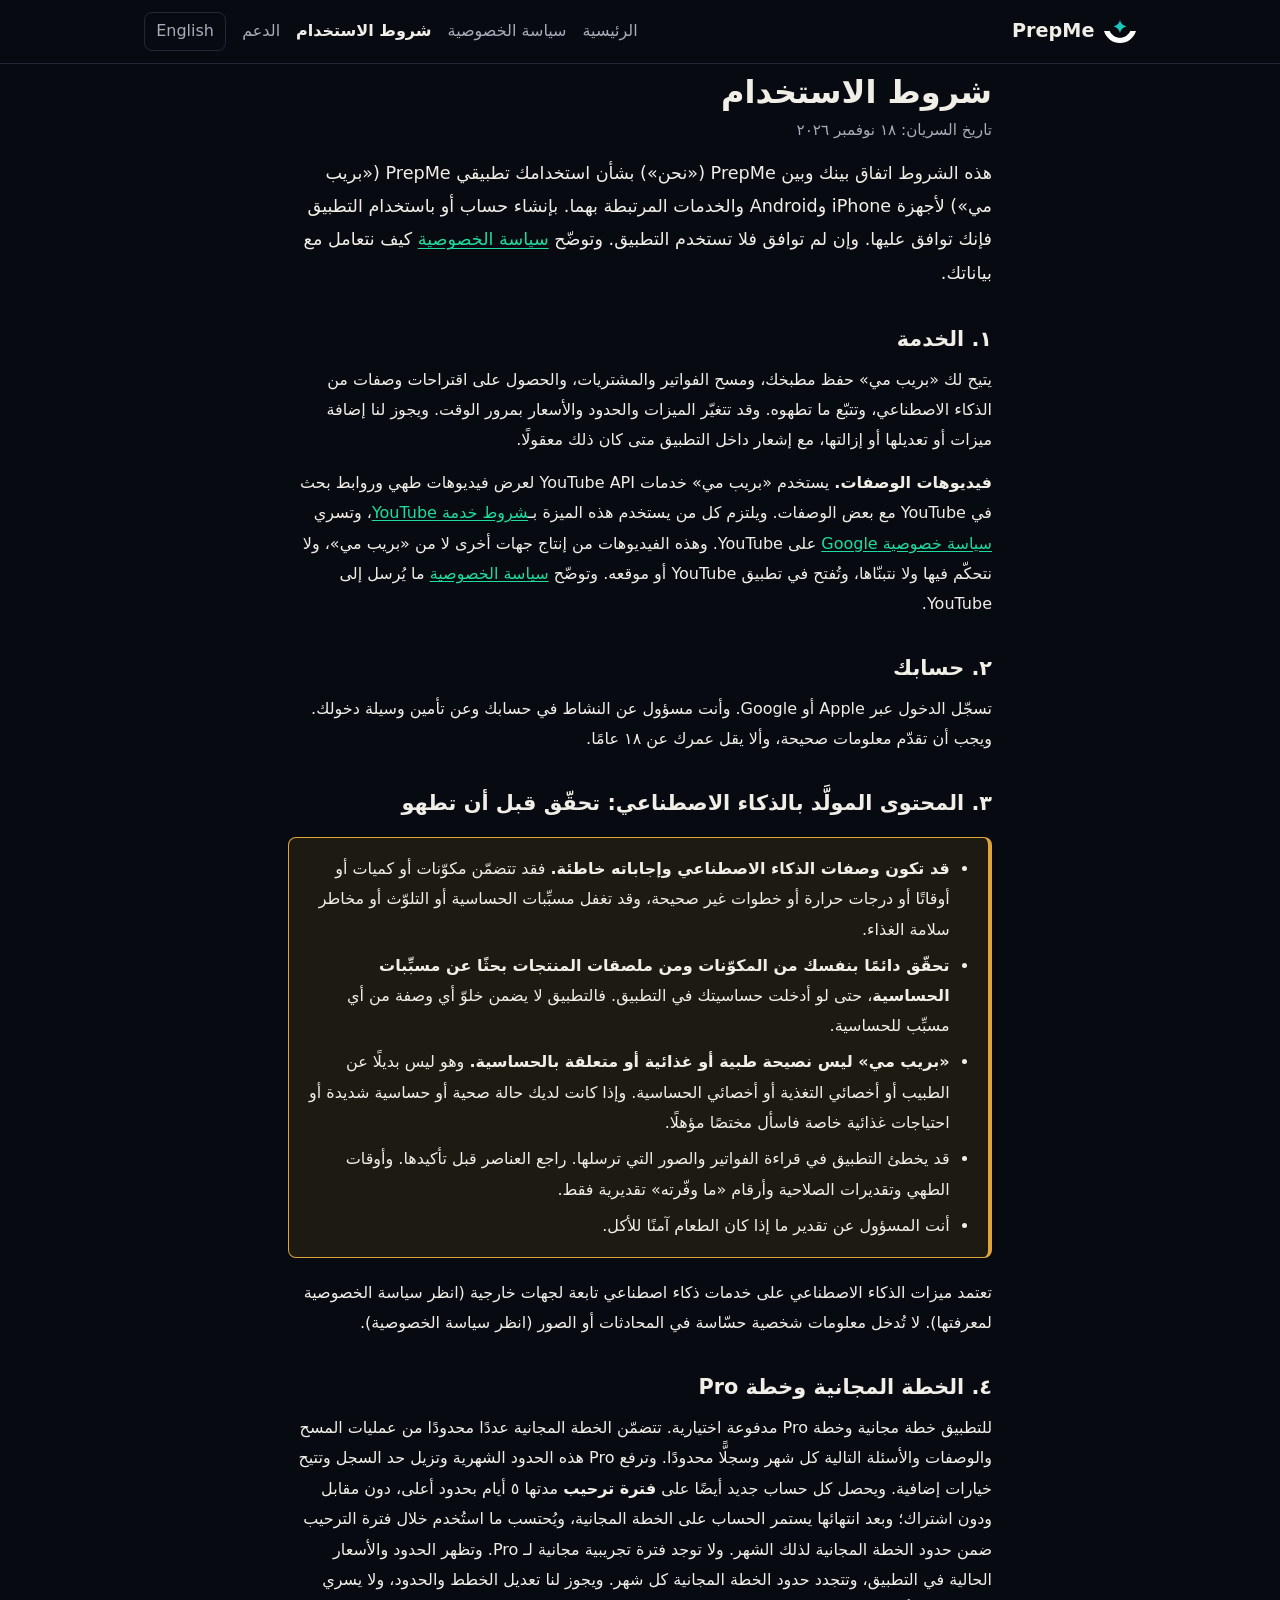
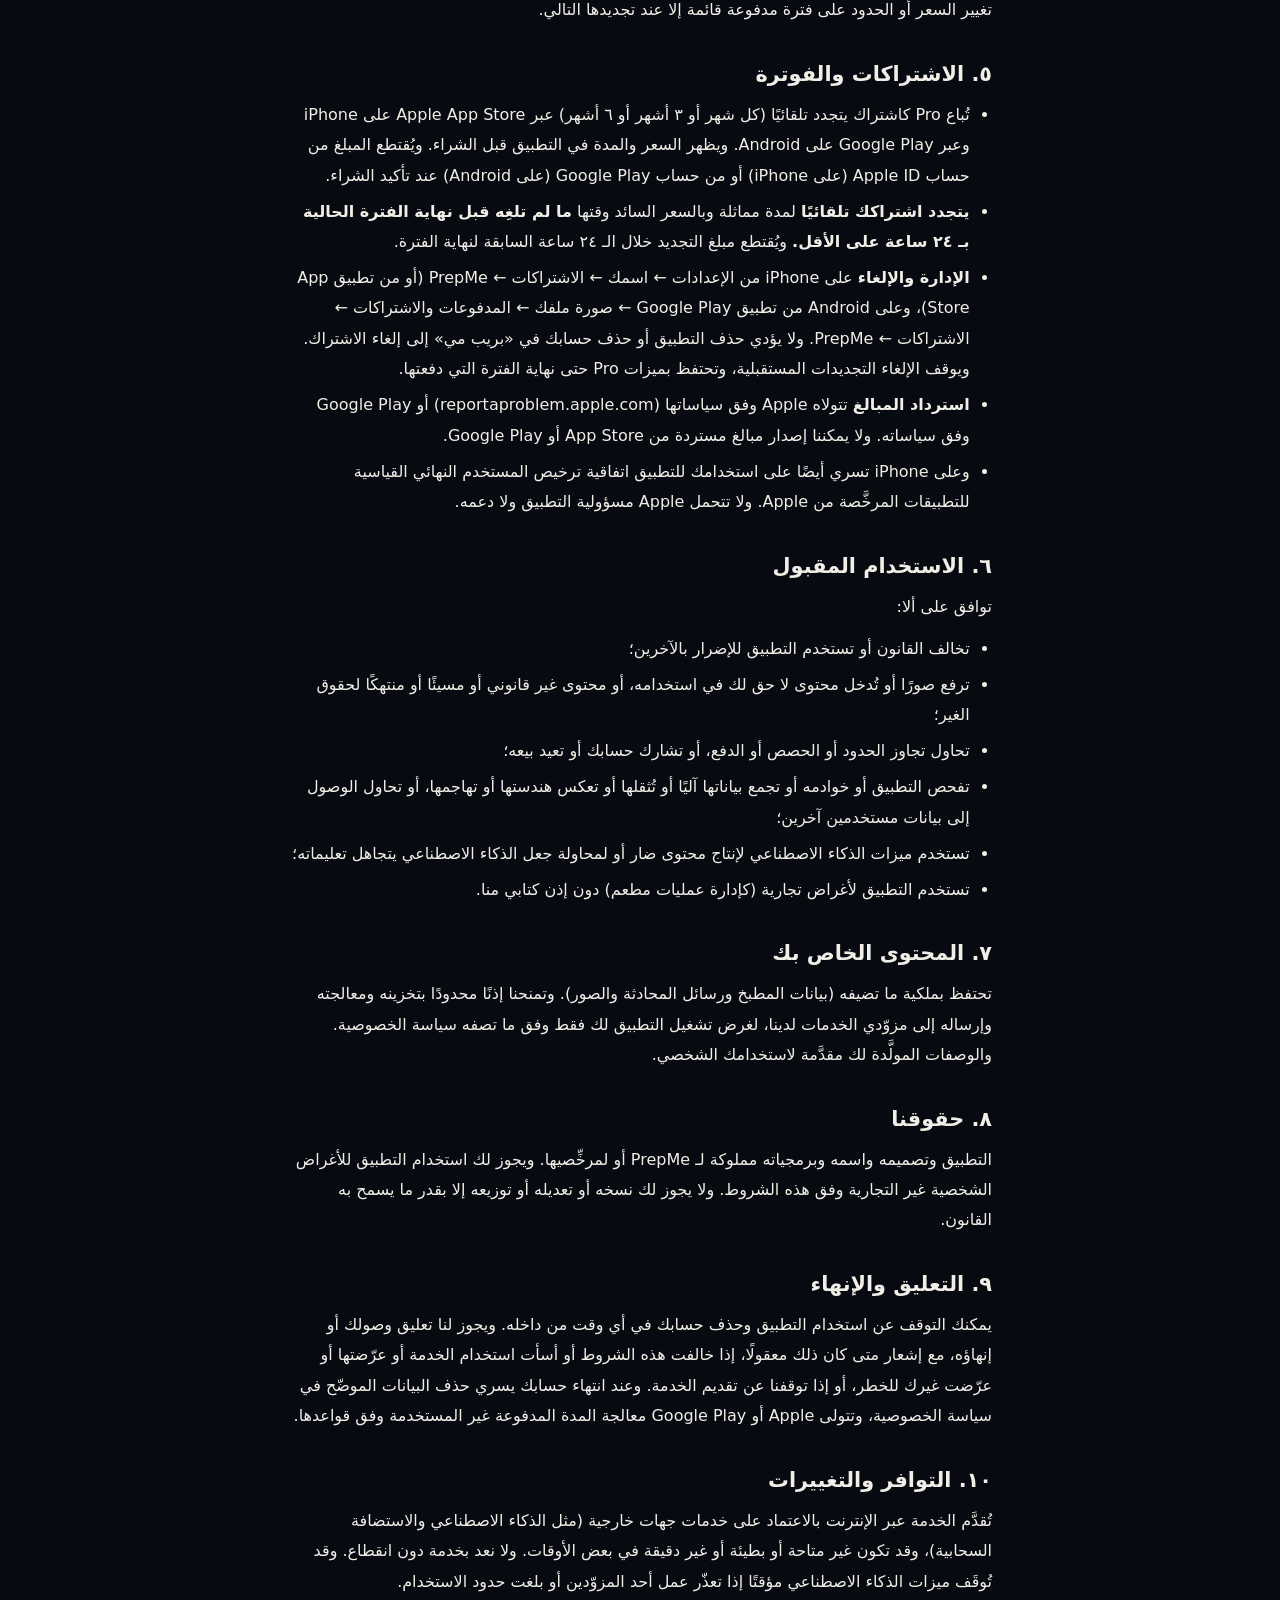
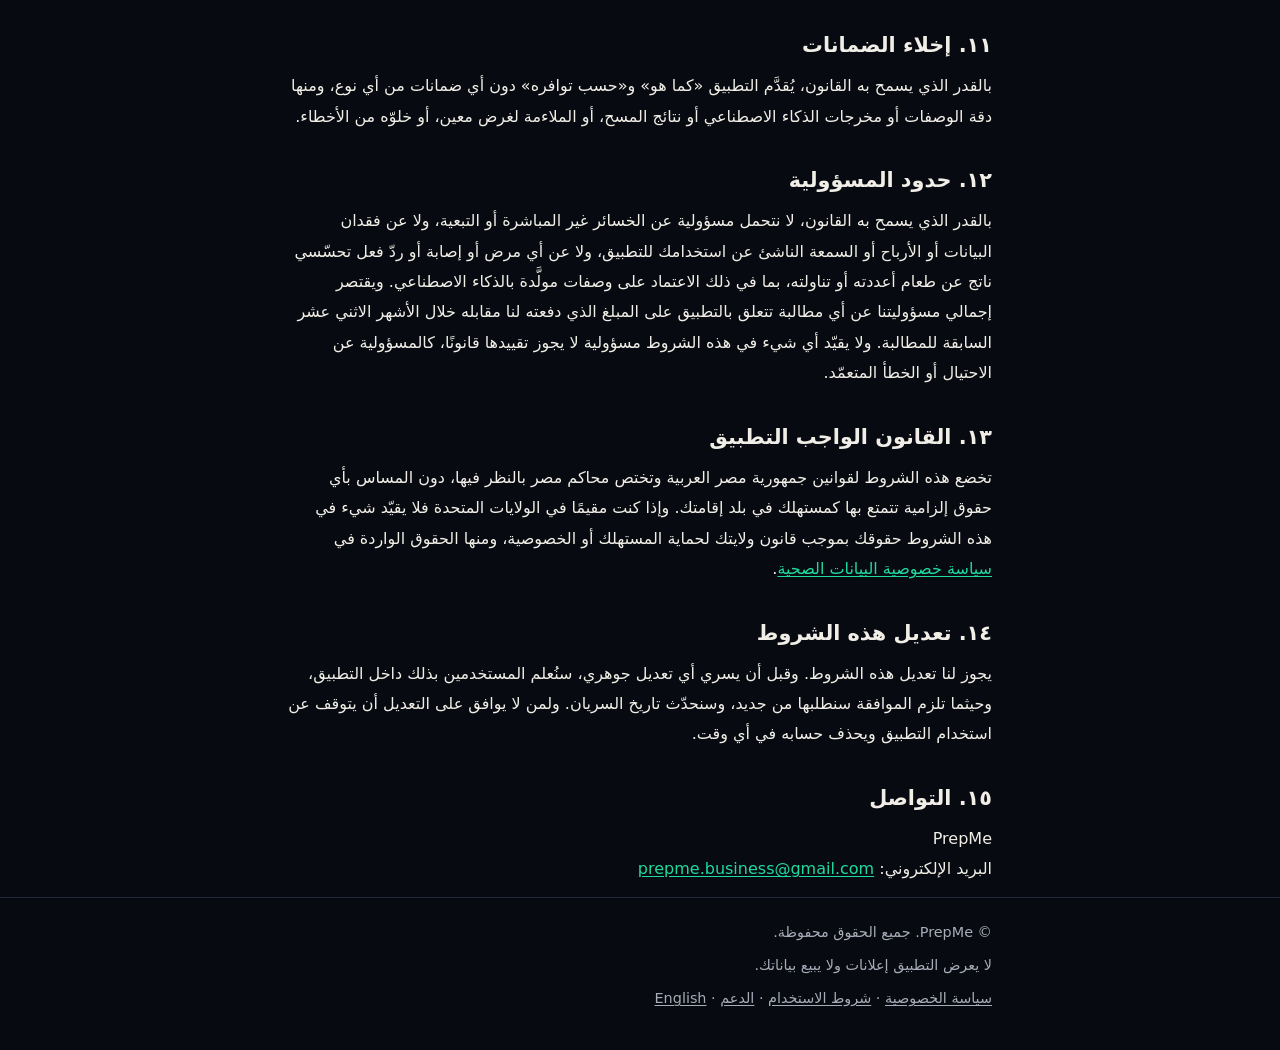
<file: ar/terms/index.html>
<!doctype html>
<html lang="ar" dir="rtl">
<head>
<meta charset="utf-8">
<meta name="viewport" content="width=device-width, initial-scale=1">
<meta name="color-scheme" content="dark">
<meta name="theme-color" content="#080a11">
<title>شروط الاستخدام – بريب مي (PrepMe)</title>
<meta name="description" content="شروط استخدام «بريب مي»: الوصفات المولَّدة بالذكاء الاصطناعي والاشتراكات والاستخدام المقبول والمسؤولية.">
<link rel="canonical" href="https://prepme-app.com/ar/terms/">
<link rel="alternate" hreflang="ar" href="https://prepme-app.com/ar/terms/">
<link rel="alternate" hreflang="en" href="https://prepme-app.com/terms/">
<link rel="icon" href="../../assets/logo.svg" type="image/svg+xml">
<link rel="stylesheet" href="../../style.css">
</head>
<body>
<a class="skip" href="#main">انتقل إلى المحتوى</a>
<header class="site-header">
<div class="wrap bar">
<a class="brand" href="../"><img src="../../assets/logo.svg" alt="" width="32" height="23">PrepMe</a>
<nav aria-label="التنقل">
<a href="../">الرئيسية</a>
<a href="../privacy/">سياسة الخصوصية</a>
<a href="./" aria-current="page">شروط الاستخدام</a>
<a href="../support/">الدعم</a>
</nav>
<a class="lang" href="../../terms/" hreflang="en" lang="en" title="اقرأ هذه الصفحة بالإنجليزية">English</a>
</div>
</header>
<main id="main" class="wrap">
<h1>شروط الاستخدام</h1>
<p class="meta">تاريخ السريان: ١٨ نوفمبر ٢٠٢٦</p>

<p class="lead">هذه الشروط اتفاق بينك وبين PrepMe («نحن») بشأن استخدامك تطبيقي PrepMe («بريب مي») لأجهزة iPhone وAndroid والخدمات المرتبطة بهما. بإنشاء حساب أو باستخدام التطبيق فإنك توافق عليها. وإن لم توافق فلا تستخدم التطبيق. وتوضّح <a href="../privacy/">سياسة الخصوصية</a> كيف نتعامل مع بياناتك.</p>

<h2 id="service">١. الخدمة</h2>
<p>يتيح لك «بريب مي» حفظ مطبخك، ومسح الفواتير والمشتريات، والحصول على اقتراحات وصفات من الذكاء الاصطناعي، وتتبّع ما تطهوه. وقد تتغيّر الميزات والحدود والأسعار بمرور الوقت. ويجوز لنا إضافة ميزات أو تعديلها أو إزالتها، مع إشعار داخل التطبيق متى كان ذلك معقولًا.</p>

<p id="youtube"><strong>فيديوهات الوصفات.</strong> يستخدم «بريب مي» خدمات YouTube API لعرض فيديوهات طهي وروابط بحث في YouTube مع بعض الوصفات. ويلتزم كل من يستخدم هذه الميزة بـ<a href="https://www.youtube.com/t/terms">شروط خدمة YouTube</a>، وتسري <a href="https://policies.google.com/privacy">سياسة خصوصية Google</a> على YouTube. وهذه الفيديوهات من إنتاج جهات أخرى لا من «بريب مي»، ولا نتحكّم فيها ولا نتبنّاها، وتُفتح في تطبيق YouTube أو موقعه. وتوضّح <a href="../privacy/#youtube">سياسة الخصوصية</a> ما يُرسل إلى YouTube.</p>

<h2 id="account">٢. حسابك</h2>
<p>تسجّل الدخول عبر Apple أو Google. وأنت مسؤول عن النشاط في حسابك وعن تأمين وسيلة دخولك. ويجب أن تقدّم معلومات صحيحة، وألا يقل عمرك عن ١٨ عامًا.</p>

<h2 id="ai">٣. المحتوى المولَّد بالذكاء الاصطناعي: تحقّق قبل أن تطهو</h2>
<div class="note warn">
<ul>
<li><strong>قد تكون وصفات الذكاء الاصطناعي وإجاباته خاطئة.</strong> فقد تتضمّن مكوّنات أو كميات أو أوقاتًا أو درجات حرارة أو خطوات غير صحيحة، وقد تغفل مسبِّبات الحساسية أو التلوّث أو مخاطر سلامة الغذاء.</li>
<li><strong>تحقّق دائمًا بنفسك من المكوّنات ومن ملصقات المنتجات بحثًا عن مسبِّبات الحساسية</strong>، حتى لو أدخلت حساسيتك في التطبيق. فالتطبيق لا يضمن خلوّ أي وصفة من أي مسبِّب للحساسية.</li>
<li><strong>«بريب مي» ليس نصيحة طبية أو غذائية أو متعلقة بالحساسية.</strong> وهو ليس بديلًا عن الطبيب أو أخصائي التغذية أو أخصائي الحساسية. وإذا كانت لديك حالة صحية أو حساسية شديدة أو احتياجات غذائية خاصة فاسأل مختصًا مؤهلًا.</li>
<li>قد يخطئ التطبيق في قراءة الفواتير والصور التي ترسلها. راجع العناصر قبل تأكيدها. وأوقات الطهي وتقديرات الصلاحية وأرقام «ما وفّرته» تقديرية فقط.</li>
<li>أنت المسؤول عن تقدير ما إذا كان الطعام آمنًا للأكل.</li>
</ul>
</div>
<p>تعتمد ميزات الذكاء الاصطناعي على خدمات ذكاء اصطناعي تابعة لجهات خارجية (انظر سياسة الخصوصية لمعرفتها). لا تُدخل معلومات شخصية حسّاسة في المحادثات أو الصور (انظر سياسة الخصوصية).</p>

<h2 id="plans">٤. الخطة المجانية وخطة Pro</h2>
<p>للتطبيق خطة مجانية وخطة Pro مدفوعة اختيارية. تتضمّن الخطة المجانية عددًا محدودًا من عمليات المسح والوصفات والأسئلة التالية كل شهر وسجلًّا محدودًا. وترفع Pro هذه الحدود الشهرية وتزيل حد السجل وتتيح خيارات إضافية. ويحصل كل حساب جديد أيضًا على <strong>فترة ترحيب</strong> مدتها ٥ أيام بحدود أعلى، دون مقابل ودون اشتراك؛ وبعد انتهائها يستمر الحساب على الخطة المجانية، ويُحتسب ما استُخدم خلال فترة الترحيب ضمن حدود الخطة المجانية لذلك الشهر. ولا توجد فترة تجريبية مجانية لـ Pro. وتظهر الحدود والأسعار الحالية في التطبيق، وتتجدد حدود الخطة المجانية كل شهر. ويجوز لنا تعديل الخطط والحدود، ولا يسري تغيير السعر أو الحدود على فترة مدفوعة قائمة إلا عند تجديدها التالي.</p>

<h2 id="subscriptions">٥. الاشتراكات والفوترة</h2>
<ul>
<li>تُباع Pro كاشتراك يتجدد تلقائيًا (كل شهر أو ٣ أشهر أو ٦ أشهر) عبر Apple App Store على iPhone وعبر Google Play على Android. ويظهر السعر والمدة في التطبيق قبل الشراء. ويُقتطع المبلغ من حساب Apple ID (على iPhone) أو من حساب Google Play (على Android) عند تأكيد الشراء.</li>
<li><strong>يتجدد اشتراكك تلقائيًا</strong> لمدة مماثلة وبالسعر السائد وقتها <strong>ما لم تلغِه قبل نهاية الفترة الحالية بـ ٢٤ ساعة على الأقل.</strong> ويُقتطع مبلغ التجديد خلال الـ ٢٤ ساعة السابقة لنهاية الفترة.</li>
<li><strong>الإدارة والإلغاء</strong> على iPhone من الإعدادات ← اسمك ← الاشتراكات ← PrepMe (أو من تطبيق App Store)، وعلى Android من تطبيق Google Play ← صورة ملفك ← المدفوعات والاشتراكات ← الاشتراكات ← PrepMe. ولا يؤدي حذف التطبيق أو حذف حسابك في «بريب مي» إلى إلغاء الاشتراك. ويوقف الإلغاء التجديدات المستقبلية، وتحتفظ بميزات Pro حتى نهاية الفترة التي دفعتها.</li>
<li><strong>استرداد المبالغ</strong> تتولاه Apple وفق سياساتها (reportaproblem.apple.com) أو Google Play وفق سياساته. ولا يمكننا إصدار مبالغ مستردة من App Store أو Google Play.</li>
<li>وعلى iPhone تسري أيضًا على استخدامك للتطبيق اتفاقية ترخيص المستخدم النهائي القياسية للتطبيقات المرخَّصة من Apple. ولا تتحمل Apple مسؤولية التطبيق ولا دعمه.</li>
</ul>

<h2 id="use">٦. الاستخدام المقبول</h2>
<p>توافق على ألا:</p>
<ul>
<li>تخالف القانون أو تستخدم التطبيق للإضرار بالآخرين؛</li>
<li>ترفع صورًا أو تُدخل محتوى لا حق لك في استخدامه، أو محتوى غير قانوني أو مسيئًا أو منتهكًا لحقوق الغير؛</li>
<li>تحاول تجاوز الحدود أو الحصص أو الدفع، أو تشارك حسابك أو تعيد بيعه؛</li>
<li>تفحص التطبيق أو خوادمه أو تجمع بياناتها آليًا أو تُثقلها أو تعكس هندستها أو تهاجمها، أو تحاول الوصول إلى بيانات مستخدمين آخرين؛</li>
<li>تستخدم ميزات الذكاء الاصطناعي لإنتاج محتوى ضار أو لمحاولة جعل الذكاء الاصطناعي يتجاهل تعليماته؛</li>
<li>تستخدم التطبيق لأغراض تجارية (كإدارة عمليات مطعم) دون إذن كتابي منا.</li>
</ul>

<h2 id="content">٧. المحتوى الخاص بك</h2>
<p>تحتفظ بملكية ما تضيفه (بيانات المطبخ ورسائل المحادثة والصور). وتمنحنا إذنًا محدودًا بتخزينه ومعالجته وإرساله إلى مزوّدي الخدمات لدينا، لغرض تشغيل التطبيق لك فقط وفق ما تصفه سياسة الخصوصية. والوصفات المولَّدة لك مقدَّمة لاستخدامك الشخصي.</p>

<h2 id="ip">٨. حقوقنا</h2>
<p>التطبيق وتصميمه واسمه وبرمجياته مملوكة لـ PrepMe أو لمرخِّصيها. ويجوز لك استخدام التطبيق للأغراض الشخصية غير التجارية وفق هذه الشروط. ولا يجوز لك نسخه أو تعديله أو توزيعه إلا بقدر ما يسمح به القانون.</p>

<h2 id="termination">٩. التعليق والإنهاء</h2>
<p>يمكنك التوقف عن استخدام التطبيق وحذف حسابك في أي وقت من داخله. ويجوز لنا تعليق وصولك أو إنهاؤه، مع إشعار متى كان ذلك معقولًا، إذا خالفت هذه الشروط أو أسأت استخدام الخدمة أو عرّضتها أو عرّضت غيرك للخطر، أو إذا توقفنا عن تقديم الخدمة. وعند انتهاء حسابك يسري حذف البيانات الموضّح في سياسة الخصوصية، وتتولى Apple أو Google Play معالجة المدة المدفوعة غير المستخدمة وفق قواعدها.</p>

<h2 id="availability">١٠. التوافر والتغييرات</h2>
<p>تُقدَّم الخدمة عبر الإنترنت بالاعتماد على خدمات جهات خارجية (مثل الذكاء الاصطناعي والاستضافة السحابية)، وقد تكون غير متاحة أو بطيئة أو غير دقيقة في بعض الأوقات. ولا نعد بخدمة دون انقطاع. وقد تُوقَف ميزات الذكاء الاصطناعي مؤقتًا إذا تعذّر عمل أحد المزوّدين أو بلغت حدود الاستخدام.</p>

<h2 id="warranty">١١. إخلاء الضمانات</h2>
<p>بالقدر الذي يسمح به القانون، يُقدَّم التطبيق «كما هو» و«حسب توافره» دون أي ضمانات من أي نوع، ومنها دقة الوصفات أو مخرجات الذكاء الاصطناعي أو نتائج المسح، أو الملاءمة لغرض معين، أو خلوّه من الأخطاء.</p>

<h2 id="liability">١٢. حدود المسؤولية</h2>
<p>بالقدر الذي يسمح به القانون، لا نتحمل مسؤولية عن الخسائر غير المباشرة أو التبعية، ولا عن فقدان البيانات أو الأرباح أو السمعة الناشئ عن استخدامك للتطبيق، ولا عن أي مرض أو إصابة أو ردّ فعل تحسّسي ناتج عن طعام أعددته أو تناولته، بما في ذلك الاعتماد على وصفات مولَّدة بالذكاء الاصطناعي. ويقتصر إجمالي مسؤوليتنا عن أي مطالبة تتعلق بالتطبيق على المبلغ الذي دفعته لنا مقابله خلال الأشهر الاثني عشر السابقة للمطالبة. ولا يقيّد أي شيء في هذه الشروط مسؤولية لا يجوز تقييدها قانونًا، كالمسؤولية عن الاحتيال أو الخطأ المتعمّد.</p>

<h2 id="law">١٣. القانون الواجب التطبيق</h2>
<p>تخضع هذه الشروط لقوانين جمهورية مصر العربية وتختص محاكم مصر بالنظر فيها، دون المساس بأي حقوق إلزامية تتمتع بها كمستهلك في بلد إقامتك. وإذا كنت مقيمًا في الولايات المتحدة فلا يقيّد شيء في هذه الشروط حقوقك بموجب قانون ولايتك لحماية المستهلك أو الخصوصية، ومنها الحقوق الواردة في <a href="../consumer-health-data/">سياسة خصوصية البيانات الصحية</a>.</p>

<h2 id="changes">١٤. تعديل هذه الشروط</h2>
<p>يجوز لنا تعديل هذه الشروط. وقبل أن يسري أي تعديل جوهري، سنُعلم المستخدمين بذلك داخل التطبيق، وحيثما تلزم الموافقة سنطلبها من جديد، وسنحدّث تاريخ السريان. ولمن لا يوافق على التعديل أن يتوقف عن استخدام التطبيق ويحذف حسابه في أي وقت.</p>

<h2 id="contact">١٥. التواصل</h2>
<p>PrepMe<br>البريد الإلكتروني: <a href="mailto:prepme.business@gmail.com" dir="ltr">prepme.business@gmail.com</a></p>
</main>
<footer class="site-footer">
<div class="wrap">
<p>© PrepMe. جميع الحقوق محفوظة.</p>
<p>لا يعرض التطبيق إعلانات ولا يبيع بياناتك.</p>
<p><a href="../privacy/">سياسة الخصوصية</a> · <a href="./" aria-current="page">شروط الاستخدام</a> · <a href="../support/">الدعم</a> · <a href="../../terms/" hreflang="en" lang="en">English</a></p>
</div>
</footer>
</body>
</html>
</file>
<file: assets/landing.css>
/* PrepMe landing and /get/ pages. Brand kit colors, system fonts only, no external requests. */
:root {
  color-scheme: dark;
  --bg: #080a11;
  --surface: #10141f;
  --surface-2: #14161f;
  --text: #f0eee6;
  --muted: #a7acb8;
  --border: #232838;
  --mint: #1fdb9e;
  --sky: #12b5de;
  --grad: linear-gradient(135deg, var(--sky), var(--mint));
}
* { box-sizing: border-box; }
html { -webkit-text-size-adjust: 100%; text-size-adjust: 100%; }
body {
  margin: 0;
  background: var(--bg);
  color: var(--text);
  font: 1rem/1.6 system-ui, -apple-system, "Segoe UI", Roboto, "Helvetica Neue", Arial, "Noto Sans Arabic", "Geeza Pro", Tahoma, sans-serif;
}
html[lang="ar"] body { line-height: 1.8; }
a { color: var(--mint); text-underline-offset: .15em; }
a:focus-visible, .btn:focus-visible { outline: 3px solid var(--mint); outline-offset: 3px; }
.wrap { max-width: 64rem; margin: 0 auto; padding: 0 1rem; }
.skip { position: absolute; inset-inline-start: -999px; top: 0; background: var(--mint); color: var(--bg); padding: .5rem 1rem; z-index: 10; }
.skip:focus { inset-inline-start: 0; }

.top { display: flex; align-items: center; gap: 1rem; padding: 1rem 0; }
.brand { display: flex; align-items: center; gap: .6rem; color: var(--text); text-decoration: none; font-weight: 700; font-size: 1.2rem; margin-inline-end: auto; }
.brand img { width: 2rem; height: auto; }
.lang { color: var(--muted); text-decoration: none; border: 1px solid var(--border); border-radius: .5rem; padding: .2rem .75rem; }
.lang:hover { color: var(--text); }

.hero { display: grid; grid-template-columns: minmax(0, 1fr) auto; gap: 2.5rem; align-items: center; padding: 3rem 0 3.5rem; }
.hero h1 { font-size: clamp(2.1rem, 5vw, 3.4rem); line-height: 1.12; margin: 0 0 1rem; letter-spacing: -.01em; }
html[lang="ar"] .hero h1 { line-height: 1.35; letter-spacing: 0; }
.hero h1 em { font-style: normal; background: var(--grad); -webkit-background-clip: text; background-clip: text; color: transparent; }
.lead { font-size: 1.15rem; color: var(--muted); max-width: 34rem; margin: 0 0 1.75rem; }

.stores { display: flex; flex-wrap: wrap; gap: .75rem; }
.btn { display: inline-flex; align-items: center; gap: .65rem; min-height: 3.25rem; padding: .5rem 1.15rem; border-radius: .8rem; text-decoration: none; font-weight: 600; line-height: 1.2; }
.btn svg { width: 1.5rem; height: 1.5rem; flex: none; }
.btn small { display: block; font-weight: 400; font-size: .75rem; opacity: .8; }
.btn.primary { background: var(--grad); color: var(--bg); }
.btn.primary:hover { filter: brightness(1.08); }
.btn.soon { background: var(--surface); color: var(--muted); border: 1px solid var(--border); cursor: default; }

.qr-card { background: var(--surface); border: 1px solid var(--border); border-radius: 1.25rem; padding: 1.25rem; text-align: center; width: 15rem; }
.qr-card img { display: block; width: 100%; height: auto; border-radius: .6rem; background: #fff; padding: .6rem; }
.qr-card p { margin: .85rem 0 0; color: var(--muted); font-size: .95rem; }
.qr-card strong { color: var(--text); display: block; }
@media (max-width: 48rem) {
  .hero { grid-template-columns: 1fr; padding-top: 1.5rem; }
  .qr-card { display: none; }
}

.features { display: grid; grid-template-columns: repeat(auto-fit, minmax(14rem, 1fr)); gap: 1rem; padding: 0; margin: 0 0 3rem; list-style: none; }
.features li { background: var(--surface); border: 1px solid var(--border); border-radius: 1rem; padding: 1.25rem; }
.features h2 { font-size: 1.1rem; margin: .5rem 0 .35rem; }
.features p { margin: 0; color: var(--muted); }
.icon { display: inline-grid; place-items: center; width: 2.5rem; height: 2.5rem; border-radius: .75rem; background: var(--surface-2); border: 1px solid var(--border); font-size: 1.3rem; }

.plans { text-align: center; color: var(--muted); margin: 0 auto 2rem; max-width: 40rem; }
.note { background: var(--surface); border: 1px solid var(--border); border-inline-start: 4px solid var(--mint); border-radius: .75rem; padding: .75rem 1rem; margin: 0 auto 3rem; max-width: 44rem; color: var(--muted); }
.note strong { color: var(--text); }

.foot { border-top: 1px solid var(--border); color: var(--muted); font-size: .9rem; padding: 1.5rem 0 2.5rem; }
.foot nav { display: flex; flex-wrap: wrap; gap: .4rem 1.25rem; margin-bottom: .75rem; }
.foot a { color: var(--muted); }
.foot a:hover { color: var(--text); }
.foot p { margin: .3rem 0; }

/* /get/ */
.get { min-height: 100vh; display: grid; place-items: center; padding: 2rem 1rem; text-align: center; }
.get .card { max-width: 26rem; }
.get img.logo { width: 4.5rem; height: auto; margin-bottom: 1rem; }
.get h1 { font-size: 1.6rem; margin: 0 0 .5rem; }
.get p { color: var(--muted); margin: 0 0 1.5rem; }
.get .stores { justify-content: center; }
.get .back { display: inline-block; margin-top: 1.75rem; }
[hidden] { display: none !important; }
</file>
<file: style.css>
/* PrepMe legal pages, in the same brand colors as the landing page. System fonts only, no external requests. */
:root {
  color-scheme: dark;
  --bg: #080a11;
  --surface: #10141f;
  --text: #f0eee6;
  --muted: #a7acb8;
  --border: #232838;
  --accent: #1fdb9e;
  --accent-text: #1fdb9e;
  --note-bg: #10141f;
  --warn-bg: #1d1a12;
  --warn-border: #e0a43a;
  --grad: linear-gradient(135deg, #12b5de, #1fdb9e);
}
* { box-sizing: border-box; }
html { -webkit-text-size-adjust: 100%; text-size-adjust: 100%; }
body {
  margin: 0;
  background: var(--bg);
  color: var(--text);
  font: 1rem/1.7 system-ui, -apple-system, "Segoe UI", Roboto, "Helvetica Neue", Arial, "Noto Sans Arabic", "Geeza Pro", Tahoma, sans-serif;
}
html[lang="ar"] body { line-height: 1.9; }
.wrap { max-width: 46rem; margin: 0 auto; padding: 0 1rem; }
.skip { position: absolute; inset-inline-start: -999px; top: 0; background: var(--accent); color: var(--bg); padding: .5rem 1rem; z-index: 10; }
.skip:focus { inset-inline-start: 0; }

.site-header { border-bottom: 1px solid var(--border); background: var(--bg); }
.site-header .wrap { max-width: 64rem; }
.bar { display: flex; flex-wrap: wrap; align-items: center; gap: .5rem 1rem; padding-top: .75rem; padding-bottom: .75rem; }
.brand { display: flex; align-items: center; gap: .6rem; font-weight: 700; font-size: 1.2rem; color: var(--text); text-decoration: none; margin-inline-end: auto; }
.brand img { width: 2rem; height: auto; }
nav { display: flex; flex-wrap: wrap; gap: .25rem 1rem; }
nav a, .lang { color: var(--muted); text-decoration: none; padding: .25rem 0; }
nav a:hover, .lang:hover { color: var(--text); }
nav a[aria-current="page"] { color: var(--text); font-weight: 600; }
.lang { border: 1px solid var(--border); border-radius: .5rem; padding: .2rem .7rem; }

main { padding-top: 1.5rem; padding-bottom: 3rem; }
h1 { font-size: 2rem; line-height: 1.25; margin: .5rem 0 .25rem; }
h2 { font-size: 1.3rem; line-height: 1.3; margin: 2.2rem 0 .5rem; }
h3 { font-size: 1.05rem; margin: 1.4rem 0 .25rem; }
p, ul, ol { margin: .75rem 0; }
li { margin: .35rem 0; }
ul, ol { padding-inline-start: 1.4rem; }
a { color: var(--accent-text); text-underline-offset: .15em; }
a:focus-visible, .skip:focus-visible { outline: 3px solid var(--accent); outline-offset: 2px; }
.meta { color: var(--muted); margin-top: 0; font-size: .95rem; }
.lead { font-size: 1.1rem; }
.hero { padding: 1rem 0 .5rem; }
.hero h1 { font-size: 2.3rem; }
.note { background: var(--note-bg); border: 1px solid var(--border); border-inline-start: 4px solid var(--accent); border-radius: .5rem; padding: .25rem 1rem; margin: 1.25rem 0; }
.note h2 { margin-top: .75rem; font-size: 1.15rem; }
.note.warn { background: var(--warn-bg); border-color: var(--warn-border); border-inline-start-color: var(--warn-border); }
.links { list-style: none; padding: 0; }
.links li { background: var(--surface); border: 1px solid var(--border); border-radius: .5rem; padding: .6rem 1rem; }
.table-wrap { overflow-x: auto; margin: 1rem 0; border: 1px solid var(--border); border-radius: .5rem; background: var(--surface); }
table { border-collapse: collapse; width: 100%; min-width: 34rem; font-size: .95rem; line-height: 1.55; }
th, td { text-align: start; vertical-align: top; padding: .6rem .75rem; border-bottom: 1px solid var(--border); }
thead th { background: var(--note-bg); }
tbody tr:last-child th, tbody tr:last-child td { border-bottom: 0; }
tbody th { font-weight: 600; white-space: nowrap; }
@media (max-width: 40rem) { tbody th { white-space: normal; } }

.site-footer { border-top: 1px solid var(--border); background: var(--bg); color: var(--muted); font-size: .9rem; padding: 1rem 0 2rem; }
.site-footer p { margin: .35rem 0; }
.site-footer a { color: var(--muted); }
.site-footer a:hover { color: var(--text); }
@media print { .site-header, .site-footer .lang, .skip { display: none; } body { background: #fff; color: #000; } a { color: #000; } .note, .links li, .table-wrap { background: #fff; } }
</file>
